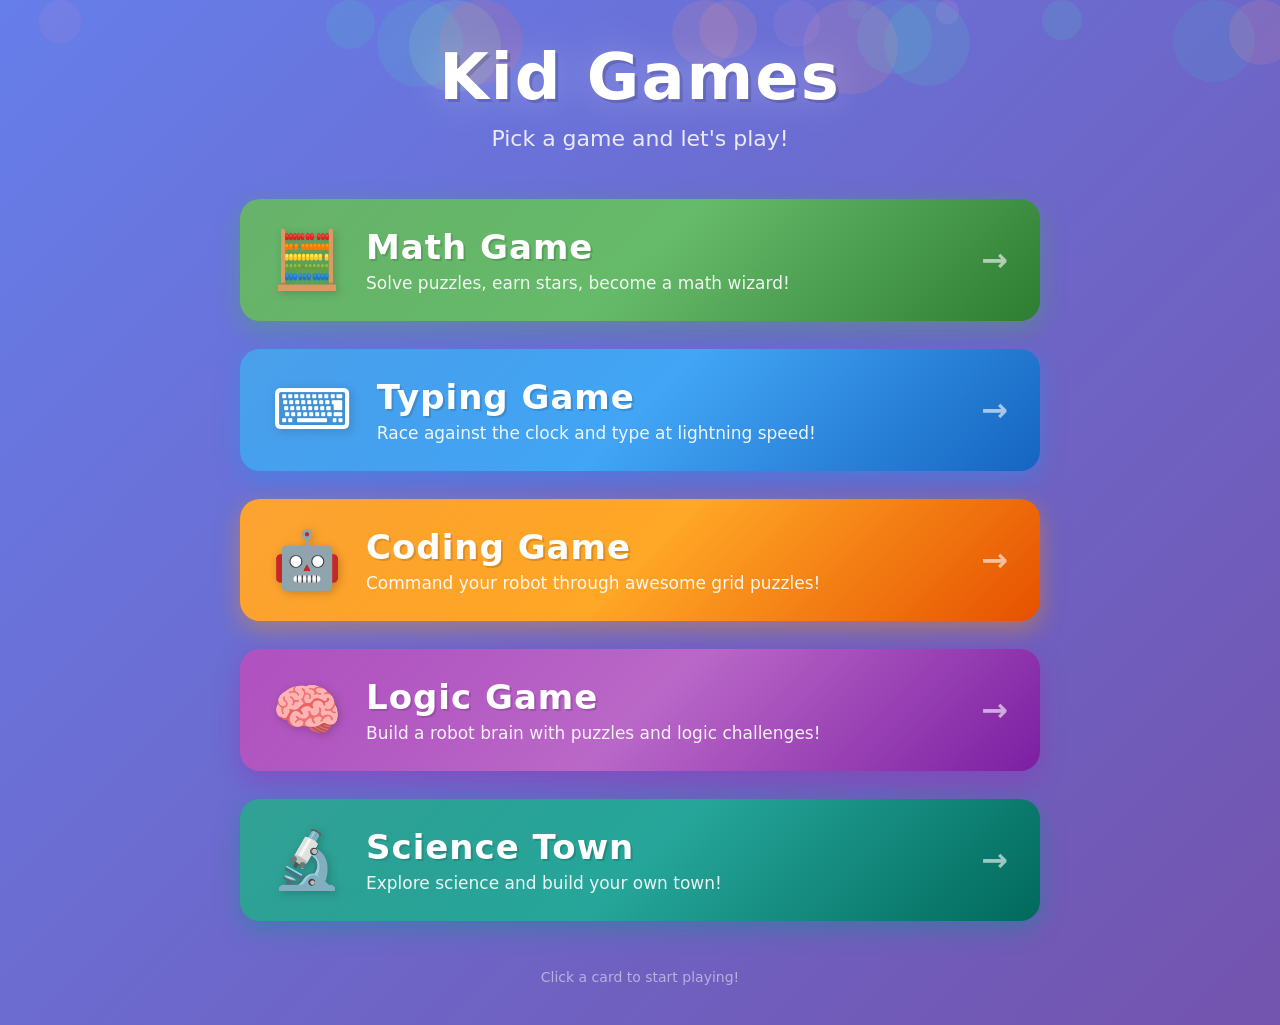
<file: index.html>
<!DOCTYPE html>
<html lang="en">
<head>
    <meta charset="UTF-8">
    <meta name="viewport" content="width=device-width, initial-scale=1.0">
    <title>Kid Games</title>
    <style>
        * {
            margin: 0;
            padding: 0;
            box-sizing: border-box;
        }

        body {
            background: linear-gradient(135deg, #667eea 0%, #764ba2 30%, #f093fb 60%, #f5576c 100%);
            background-size: 400% 400%;
            animation: gradientShift 8s ease infinite;
            font-family: 'Segoe UI', system-ui, sans-serif;
            font-size: 24px;
            display: flex;
            justify-content: center;
            align-items: center;
            padding: 40px 16px;
            min-height: 100vh;
            overflow-x: hidden;
            overflow-y: auto;
            position: relative;
        }

        @keyframes gradientShift {
            0%   { background-position: 0% 50%; }
            50%  { background-position: 100% 50%; }
            100% { background-position: 0% 50%; }
        }

        /* Floating background shapes */
        .bg-shapes {
            position: fixed;
            inset: 0;
            pointer-events: none;
            z-index: 0;
            overflow: hidden;
        }

        .shape {
            position: absolute;
            border-radius: 50%;
            opacity: 0.15;
            animation: float linear infinite;
        }

        @keyframes float {
            0%   { transform: translateY(110vh) rotate(0deg) scale(0.5); opacity: 0; }
            10%  { opacity: 0.15; }
            90%  { opacity: 0.15; }
            100% { transform: translateY(-20vh) rotate(720deg) scale(1.2); opacity: 0; }
        }

        .container {
            max-width: 800px;
            width: 100%;
            position: relative;
            z-index: 1;
        }

        h1 {
            text-align: center;
            font-size: 64px;
            margin-bottom: 12px;
            color: #fff;
            text-shadow: 3px 3px 0 rgba(0,0,0,0.15), 0 0 40px rgba(255,255,255,0.3);
            animation: titleBounce 2s ease-in-out infinite;
            letter-spacing: 2px;
        }

        @keyframes titleBounce {
            0%, 100% { transform: translateY(0); }
            50%      { transform: translateY(-8px); }
        }

        .subtitle {
            text-align: center;
            font-size: 22px;
            color: rgba(255,255,255,0.85);
            margin-bottom: 48px;
            font-weight: 300;
        }

        .games {
            display: flex;
            flex-direction: column;
            gap: 28px;
        }

        .card {
            display: flex;
            align-items: center;
            gap: 24px;
            min-height: 60px;
            padding: 28px 32px;
            border-radius: 20px;
            text-decoration: none;
            color: #fff;
            font-weight: bold;
            transition: transform 0.25s cubic-bezier(0.34, 1.56, 0.64, 1), box-shadow 0.25s ease;
            position: relative;
            overflow: hidden;
            cursor: pointer;
            animation: cardSlideIn 0.6s cubic-bezier(0.34, 1.56, 0.64, 1) backwards;
        }

        .card:nth-child(1) { animation-delay: 0.1s; }
        .card:nth-child(2) { animation-delay: 0.25s; }
        .card:nth-child(3) { animation-delay: 0.4s; }
        .card:nth-child(4) { animation-delay: 0.55s; }
        .card:nth-child(5) { animation-delay: 0.7s; }

        @keyframes cardSlideIn {
            from {
                opacity: 0;
                transform: translateX(-60px) scale(0.9);
            }
            to {
                opacity: 1;
                transform: translateX(0) scale(1);
            }
        }

        .card::before {
            content: '';
            position: absolute;
            inset: 0;
            background: linear-gradient(135deg, rgba(255,255,255,0.2) 0%, transparent 50%);
            pointer-events: none;
        }

        .card::after {
            content: '';
            position: absolute;
            top: -50%;
            left: -50%;
            width: 200%;
            height: 200%;
            background: radial-gradient(circle, rgba(255,255,255,0.15) 0%, transparent 60%);
            opacity: 0;
            transition: opacity 0.3s;
            pointer-events: none;
        }

        .card:hover::after {
            opacity: 1;
        }

        .card:hover {
            transform: scale(1.05) translateY(-4px);
            box-shadow:
                0 16px 40px rgba(0, 0, 0, 0.25),
                0 0 60px rgba(255, 255, 255, 0.1);
        }

        .card:active {
            transform: scale(0.97);
            transition-duration: 0.1s;
        }

        .card-icon {
            font-size: 56px;
            line-height: 1;
            filter: drop-shadow(2px 2px 4px rgba(0,0,0,0.2));
            animation: iconWiggle 3s ease-in-out infinite;
            flex-shrink: 0;
        }

        .card:nth-child(1) .card-icon { animation-delay: 0s; }
        .card:nth-child(2) .card-icon { animation-delay: 1s; }
        .card:nth-child(3) .card-icon { animation-delay: 2s; }
        .card:nth-child(4) .card-icon { animation-delay: 3s; }
        .card:nth-child(5) .card-icon { animation-delay: 4s; }

        @keyframes iconWiggle {
            0%, 100% { transform: rotate(0deg) scale(1); }
            25%      { transform: rotate(-8deg) scale(1.1); }
            75%      { transform: rotate(8deg) scale(1.1); }
        }

        .card-text {
            flex: 1;
        }

        .card-title {
            font-size: 34px;
            margin-bottom: 6px;
            text-shadow: 2px 2px 0 rgba(0,0,0,0.15);
            letter-spacing: 1px;
        }

        .card-desc {
            font-size: 17px;
            font-weight: normal;
            opacity: 0.9;
        }

        .card-arrow {
            font-size: 32px;
            opacity: 0.6;
            transition: transform 0.25s, opacity 0.25s;
            flex-shrink: 0;
        }

        .card:hover .card-arrow {
            transform: translateX(8px);
            opacity: 1;
        }

        .card-math {
            background: linear-gradient(135deg, #43A047, #66BB6A, #2E7D32);
            box-shadow: 0 8px 24px rgba(76, 175, 80, 0.4);
        }

        .card-typing {
            background: linear-gradient(135deg, #1E88E5, #42A5F5, #1565C0);
            box-shadow: 0 8px 24px rgba(33, 150, 243, 0.4);
        }

        .card-coding {
            background: linear-gradient(135deg, #FB8C00, #FFA726, #E65100);
            box-shadow: 0 8px 24px rgba(255, 152, 0, 0.4);
        }

        .card-logic {
            background: linear-gradient(135deg, #9C27B0, #BA68C8, #7B1FA2);
            box-shadow: 0 8px 24px rgba(156, 39, 176, 0.4);
        }

        .card-science {
            background: linear-gradient(135deg, #00897B, #26A69A, #00695C);
            box-shadow: 0 8px 24px rgba(0, 150, 136, 0.4);
        }

        /* Sparkle on hover */
        .sparkle {
            position: absolute;
            pointer-events: none;
            border-radius: 50%;
            background: white;
            animation: sparkleAnim 0.6s ease-out forwards;
        }

        @keyframes sparkleAnim {
            0%   { transform: scale(0); opacity: 1; }
            100% { transform: scale(1.5); opacity: 0; }
        }

        /* Footer */
        .footer {
            text-align: center;
            margin-top: 48px;
            color: rgba(255,255,255,0.5);
            font-size: 14px;
        }
    </style>
</head>
<body>
    <div class="bg-shapes" id="bgShapes"></div>

    <div class="container">
        <h1>Kid Games</h1>
        <p class="subtitle">Pick a game and let's play!</p>

        <div class="games">
            <a href="math-game/index.html" class="card card-math">
                <div class="card-icon">🧮</div>
                <div class="card-text">
                    <div class="card-title">Math Game</div>
                    <div class="card-desc">Solve puzzles, earn stars, become a math wizard!</div>
                </div>
                <div class="card-arrow">→</div>
            </a>

            <a href="typing-game/index.html" class="card card-typing">
                <div class="card-icon">⌨️</div>
                <div class="card-text">
                    <div class="card-title">Typing Game</div>
                    <div class="card-desc">Race against the clock and type at lightning speed!</div>
                </div>
                <div class="card-arrow">→</div>
            </a>

            <a href="coding-game/index.html" class="card card-coding">
                <div class="card-icon">🤖</div>
                <div class="card-text">
                    <div class="card-title">Coding Game</div>
                    <div class="card-desc">Command your robot through awesome grid puzzles!</div>
                </div>
                <div class="card-arrow">→</div>
            </a>

            <a href="logic-game/index.html" class="card card-logic">
                <div class="card-icon">🧠</div>
                <div class="card-text">
                    <div class="card-title">Logic Game</div>
                    <div class="card-desc">Build a robot brain with puzzles and logic challenges!</div>
                </div>
                <div class="card-arrow">→</div>
            </a>

            <a href="science-game/index.html" class="card card-science">
                <div class="card-icon">🔬</div>
                <div class="card-text">
                    <div class="card-title">Science Town</div>
                    <div class="card-desc">Explore science and build your own town!</div>
                </div>
                <div class="card-arrow">→</div>
            </a>
        </div>

        <div class="footer">Click a card to start playing!</div>
    </div>

    <script>
        // Floating background shapes
        const colors = ['#FF6B6B','#4ECDC4','#45B7D1','#96E6A1','#DDA0DD','#F7DC6F','#BB8FCE','#F1948A'];
        const shapesContainer = document.getElementById('bgShapes');

        function createShape() {
            const shape = document.createElement('div');
            shape.classList.add('shape');
            const size = Math.random() * 80 + 20;
            const color = colors[Math.floor(Math.random() * colors.length)];
            const left = Math.random() * 100;
            const duration = Math.random() * 10 + 8;
            const delay = Math.random() * 5;

            shape.style.width = size + 'px';
            shape.style.height = size + 'px';
            shape.style.background = color;
            shape.style.left = left + '%';
            shape.style.animationDuration = duration + 's';
            shape.style.animationDelay = delay + 's';

            shapesContainer.appendChild(shape);

            setTimeout(() => shape.remove(), (duration + delay) * 1000);
        }

        // Create initial batch and keep spawning
        for (let i = 0; i < 15; i++) createShape();
        setInterval(createShape, 1200);

        // Sparkle effect on card hover
        document.querySelectorAll('.card').forEach(card => {
            card.addEventListener('mousemove', (e) => {
                if (Math.random() > 0.7) {
                    const rect = card.getBoundingClientRect();
                    const sparkle = document.createElement('div');
                    sparkle.classList.add('sparkle');
                    const size = Math.random() * 8 + 4;
                    sparkle.style.width = size + 'px';
                    sparkle.style.height = size + 'px';
                    sparkle.style.left = (e.clientX - rect.left) + 'px';
                    sparkle.style.top = (e.clientY - rect.top) + 'px';
                    card.appendChild(sparkle);
                    setTimeout(() => sparkle.remove(), 600);
                }
            });
        });
    </script>
</body>
</html>
</file>
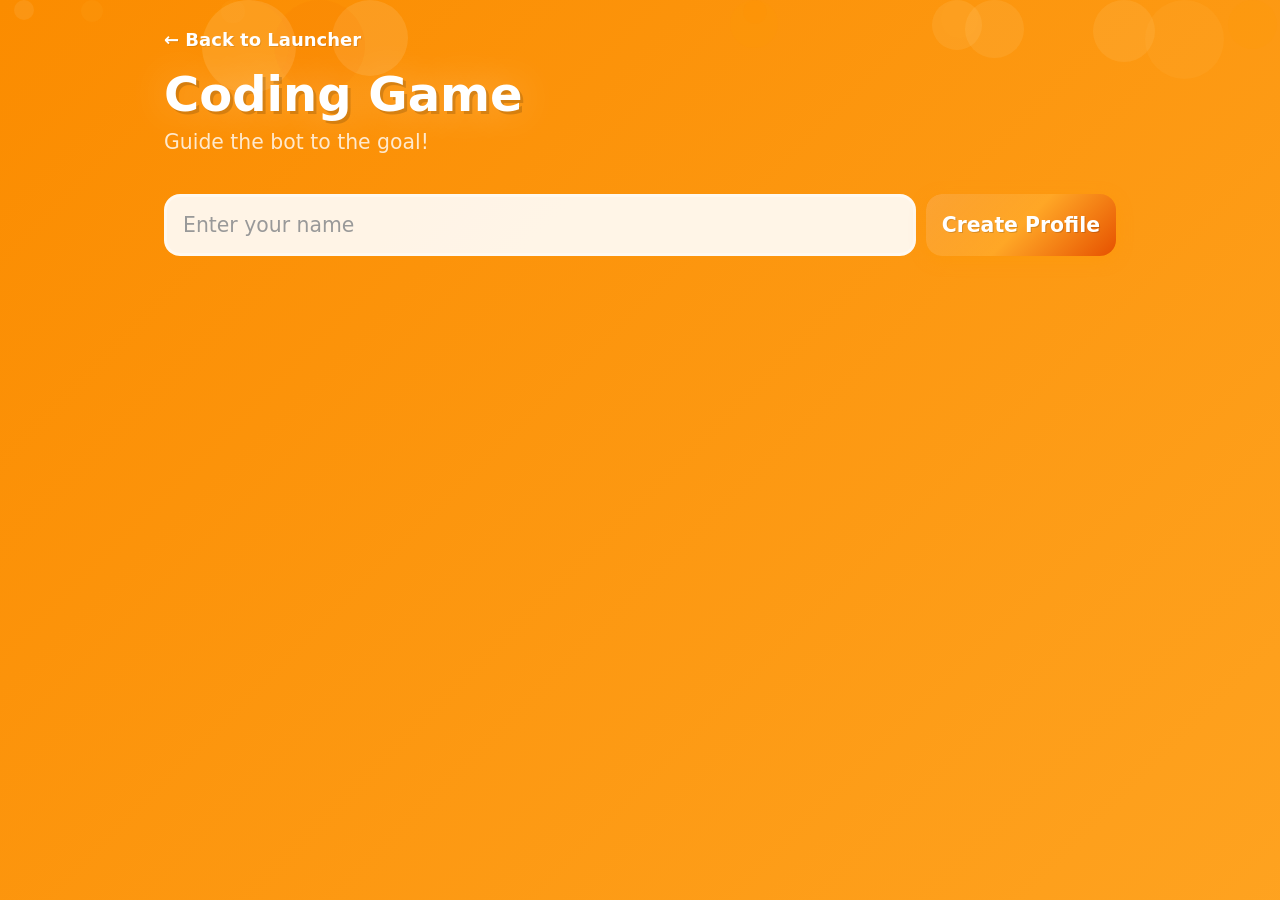
<file: coding-game/index.html>
<!DOCTYPE html>
<html lang="en">
<head>
    <meta charset="UTF-8">
    <meta name="viewport" content="width=device-width, initial-scale=1.0">
    <title>Coding Game</title>
    <link rel="stylesheet" href="style.css">
</head>
<body>
    <!-- Floating Background Shapes -->
    <div class="bg-shapes" id="bgShapes"></div>

    <!-- Profile Select Screen -->
    <div id="profile-screen" class="screen">
        <a href="../index.html" class="back-link">&#8592; Back to Launcher</a>
        <h1>Coding Game</h1>
        <p class="subtitle">Guide the bot to the goal!</p>
        <div id="profile-list"></div>
        <div class="profile-create">
            <input type="text" id="profile-name-input" placeholder="Enter your name" maxlength="20">
            <button id="create-profile-btn" class="btn btn-primary">Create Profile</button>
        </div>
    </div>

    <!-- Level Select Screen -->
    <div id="level-screen" class="screen" style="display:none">
        <div class="level-header">
            <button id="change-profile-btn" class="btn btn-secondary">&#8592; Change Profile</button>
            <h1>Select a Level</h1>
            <p id="level-profile-name" class="subtitle"></p>
            <div id="star-progress" class="star-progress">
                <span class="star-progress-icon">&#11088;</span>
                <span id="star-count">0 / 24 Stars</span>
                <div class="star-progress-track">
                    <div id="star-progress-bar" class="star-progress-bar"></div>
                </div>
            </div>
        </div>
        <div id="level-grid" class="level-grid"></div>
        <div id="achievements-section" class="achievements-section">
            <h3>Achievements</h3>
            <div id="achievements-grid" class="achievements-grid"></div>
        </div>
    </div>

    <!-- Game Screen -->
    <div id="game-screen" class="screen" style="display:none">
        <div class="game-header">
            <button id="back-to-levels-btn" class="btn btn-secondary">&#8592; Back to Levels</button>
            <button id="mute-btn" class="mute-btn" title="Toggle sound">&#128266;</button>
            <h2 id="level-title"></h2>
            <p id="level-hint" class="hint"></p>
        </div>
        <div id="confetti-container" class="confetti-container"></div>
        <div class="game-layout">
            <div class="game-left">
                <div id="grid-container" class="grid-container">
                    <div id="bot" class="bot">&#9650;</div>
                </div>
            </div>
            <div class="game-right">
                <h3>Commands</h3>
                <div class="speed-control">
                    <button class="speed-btn" data-speed="slow">&#x1F422; Slow</button>
                    <button class="speed-btn active" data-speed="normal">&#9654; Normal</button>
                    <button class="speed-btn" data-speed="fast">&#9889; Fast</button>
                </div>
                <div class="command-palette">
                    <button class="cmd-btn cmd-forward" data-command="forward">&#9650; Forward</button>
                    <button class="cmd-btn cmd-left" data-command="left">&#8624; Left</button>
                    <button class="cmd-btn cmd-right" data-command="right">&#8625; Right</button>
                    <button class="cmd-btn cmd-jump" data-command="jump">&#10224; Jump</button>
                </div>
                <h3>Your Sequence</h3>
                <div id="command-sequence" class="command-sequence"></div>
                <div class="action-buttons">
                    <button id="run-btn" class="btn btn-run">&#9654; Run</button>
                    <button id="reset-btn" class="btn btn-reset">&#8634; Reset</button>
                </div>
            </div>
        </div>
        <div id="result-overlay" class="result-overlay" style="display:none">
            <div class="result-content">
                <h2 id="result-title"></h2>
                <p id="result-message"></p>
                <div id="result-buttons"></div>
            </div>
        </div>
    </div>

    <script>
        // Floating background shapes (matches launcher theme)
        (function() {
            var colors = ['#FFCC80','#FFB74D','#FFA726','#FF9800','#FB8C00','#F57C00','#EF6C00','#FFE0B2'];
            var shapesContainer = document.getElementById('bgShapes');

            function createShape() {
                var shape = document.createElement('div');
                shape.classList.add('shape');
                var size = Math.random() * 80 + 20;
                var color = colors[Math.floor(Math.random() * colors.length)];
                var left = Math.random() * 100;
                var duration = Math.random() * 10 + 8;
                var delay = Math.random() * 5;

                shape.style.width = size + 'px';
                shape.style.height = size + 'px';
                shape.style.background = color;
                shape.style.left = left + '%';
                shape.style.animationDuration = duration + 's';
                shape.style.animationDelay = delay + 's';

                shapesContainer.appendChild(shape);

                setTimeout(function() { shape.remove(); }, (duration + delay) * 1000);
            }

            // Create initial batch and keep spawning
            for (var i = 0; i < 15; i++) createShape();
            setInterval(createShape, 1200);
        })();
    </script>
    <script src="app.js"></script>
</body>
</html>
</file>
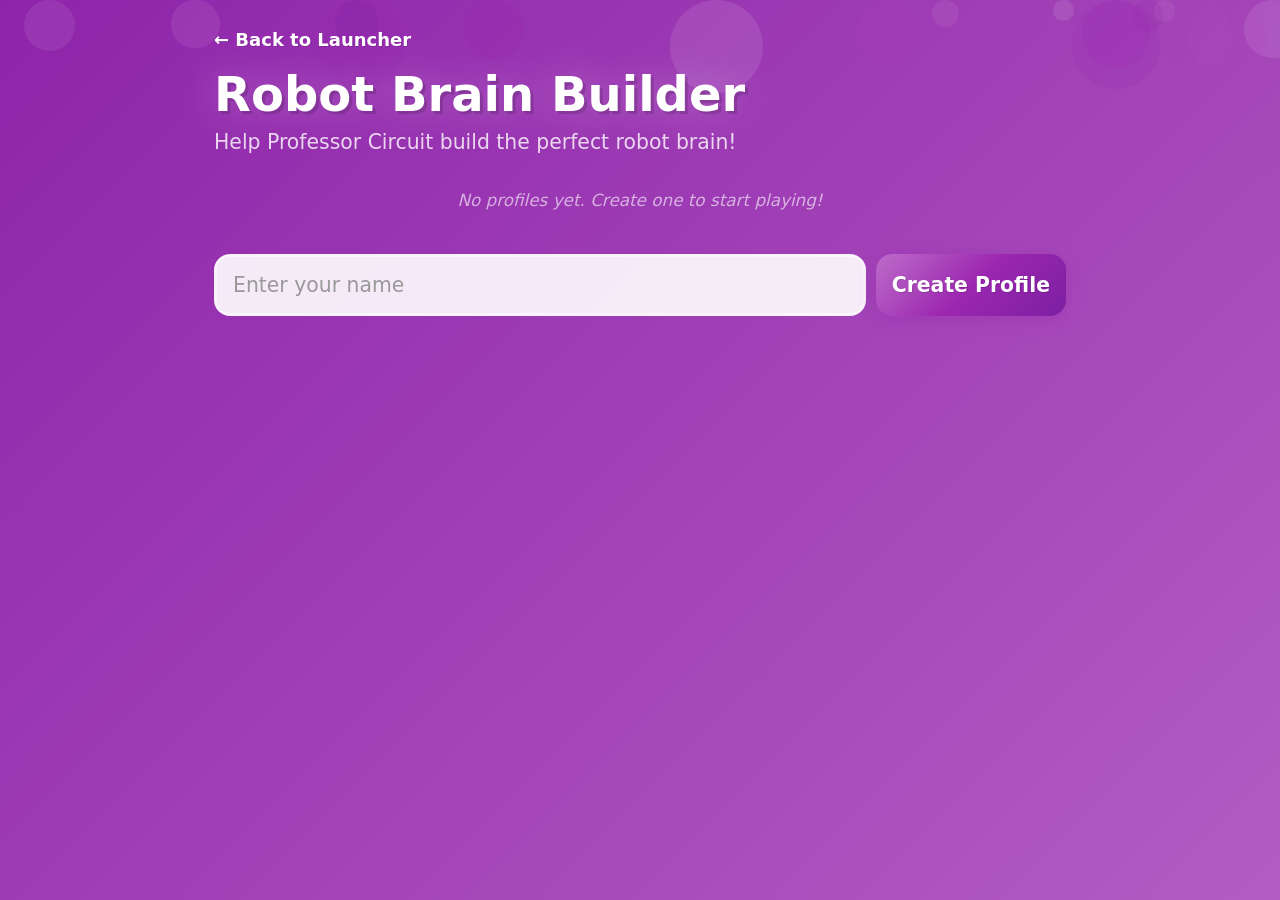
<file: logic-game/index.html>
<!DOCTYPE html>
<html lang="en">
<head>
    <meta charset="UTF-8">
    <meta name="viewport" content="width=device-width, initial-scale=1.0">
    <title>Robot Brain Builder</title>
    <link rel="stylesheet" href="style.css">
</head>
<body>
    <!-- Floating Background Shapes -->
    <div class="bg-shapes" id="bgShapes"></div>

    <!-- Confetti Container -->
    <div id="confetti-container" class="confetti-container"></div>

    <!-- Profile Select Screen -->
    <div id="profile-screen" class="screen">
        <a href="../index.html" class="back-link">&#8592; Back to Launcher</a>
        <h1>Robot Brain Builder</h1>
        <p class="subtitle">Help Professor Circuit build the perfect robot brain!</p>
        <div id="profile-list"></div>
        <div class="profile-create">
            <input type="text" id="profile-name-input" placeholder="Enter your name" maxlength="20">
            <button id="create-profile-btn" class="btn btn-primary">Create Profile</button>
        </div>
    </div>

    <!-- Level Select Screen -->
    <div id="level-screen" class="screen" style="display:none">
        <div class="level-header">
            <button id="change-profile-btn" class="btn btn-secondary">&#8592; Change Profile</button>
            <h1>Select a Level</h1>
            <p id="level-profile-name" class="subtitle"></p>
            <div id="star-progress" class="star-progress">
                <span class="star-progress-icon">&#11088;</span>
                <span id="star-count">0 / 72 Stars</span>
                <div class="star-progress-track">
                    <div id="star-progress-bar" class="star-progress-bar"></div>
                </div>
            </div>
            <div id="coin-display-level" class="coin-display">
                <span class="coin-icon">&#129689;</span>
                <span id="coin-count-level">0</span>
            </div>
        </div>

        <!-- Module 1: Perception Core -->
        <div class="module-section" data-module="1">
            <div class="module-header" data-module="1">
                <span class="module-icon">&#128065;</span>
                <span class="module-name">Module 1: Perception Core</span>
                <span class="module-chevron">&#9660;</span>
            </div>
            <div class="module-body" data-module="1">
                <div class="level-grid-module">
                    <button class="btn level-btn" data-level="1">
                        <span class="level-num">1</span>
                        <span class="level-name">What's Different?</span>
                        <span class="level-stars">&#9734;&#9734;&#9734;</span>
                    </button>
                    <button class="btn level-btn" data-level="2">
                        <span class="level-num">2</span>
                        <span class="level-name">Pattern Match</span>
                        <span class="level-stars">&#9734;&#9734;&#9734;</span>
                    </button>
                    <button class="btn level-btn" data-level="3">
                        <span class="level-num">3</span>
                        <span class="level-name">Odd One Out</span>
                        <span class="level-stars">&#9734;&#9734;&#9734;</span>
                    </button>
                    <button class="btn level-btn" data-level="4">
                        <span class="level-num">4</span>
                        <span class="level-name">Sequence Sense</span>
                        <span class="level-stars">&#9734;&#9734;&#9734;</span>
                    </button>
                    <button class="btn level-btn" data-level="5">
                        <span class="level-num">5</span>
                        <span class="level-name">Visual Logic</span>
                        <span class="level-stars">&#9734;&#9734;&#9734;</span>
                    </button>
                    <button class="btn level-btn" data-level="6">
                        <span class="level-num">6</span>
                        <span class="level-name">Core Test</span>
                        <span class="level-stars">&#9734;&#9734;&#9734;</span>
                    </button>
                </div>
            </div>
        </div>

        <!-- Module 2: Analysis Engine -->
        <div class="module-section" data-module="2">
            <div class="module-header" data-module="2">
                <span class="module-icon">&#128300;</span>
                <span class="module-name">Module 2: Analysis Engine</span>
                <span class="module-chevron">&#9660;</span>
            </div>
            <div class="module-body" data-module="2">
                <div class="level-grid-module">
                    <button class="btn level-btn" data-level="7">
                        <span class="level-num">7</span>
                        <span class="level-name">Sort It Out</span>
                        <span class="level-stars">&#9734;&#9734;&#9734;</span>
                    </button>
                    <button class="btn level-btn" data-level="8">
                        <span class="level-num">8</span>
                        <span class="level-name">Categorize</span>
                        <span class="level-stars">&#9734;&#9734;&#9734;</span>
                    </button>
                    <button class="btn level-btn" data-level="9">
                        <span class="level-num">9</span>
                        <span class="level-name">Venn Think</span>
                        <span class="level-stars">&#9734;&#9734;&#9734;</span>
                    </button>
                    <button class="btn level-btn" data-level="10">
                        <span class="level-num">10</span>
                        <span class="level-name">Data Decode</span>
                        <span class="level-stars">&#9734;&#9734;&#9734;</span>
                    </button>
                    <button class="btn level-btn" data-level="11">
                        <span class="level-num">11</span>
                        <span class="level-name">Rule Finder</span>
                        <span class="level-stars">&#9734;&#9734;&#9734;</span>
                    </button>
                    <button class="btn level-btn" data-level="12">
                        <span class="level-num">12</span>
                        <span class="level-name">Engine Test</span>
                        <span class="level-stars">&#9734;&#9734;&#9734;</span>
                    </button>
                </div>
            </div>
        </div>

        <!-- Module 3: Logic Processor -->
        <div class="module-section" data-module="3">
            <div class="module-header" data-module="3">
                <span class="module-icon">&#9881;</span>
                <span class="module-name">Module 3: Logic Processor</span>
                <span class="module-chevron">&#9660;</span>
            </div>
            <div class="module-body" data-module="3">
                <div class="level-grid-module">
                    <button class="btn level-btn" data-level="13">
                        <span class="level-num">13</span>
                        <span class="level-name">If-Then</span>
                        <span class="level-stars">&#9734;&#9734;&#9734;</span>
                    </button>
                    <button class="btn level-btn" data-level="14">
                        <span class="level-num">14</span>
                        <span class="level-name">AND Gates</span>
                        <span class="level-stars">&#9734;&#9734;&#9734;</span>
                    </button>
                    <button class="btn level-btn" data-level="15">
                        <span class="level-num">15</span>
                        <span class="level-name">OR Gates</span>
                        <span class="level-stars">&#9734;&#9734;&#9734;</span>
                    </button>
                    <button class="btn level-btn" data-level="16">
                        <span class="level-num">16</span>
                        <span class="level-name">NOT Flip</span>
                        <span class="level-stars">&#9734;&#9734;&#9734;</span>
                    </button>
                    <button class="btn level-btn" data-level="17">
                        <span class="level-num">17</span>
                        <span class="level-name">Truth Tables</span>
                        <span class="level-stars">&#9734;&#9734;&#9734;</span>
                    </button>
                    <button class="btn level-btn" data-level="18">
                        <span class="level-num">18</span>
                        <span class="level-name">Processor Test</span>
                        <span class="level-stars">&#9734;&#9734;&#9734;</span>
                    </button>
                </div>
            </div>
        </div>

        <!-- Module 4: Master Brain -->
        <div class="module-section" data-module="4">
            <div class="module-header" data-module="4">
                <span class="module-icon">&#129504;</span>
                <span class="module-name">Module 4: Master Brain</span>
                <span class="module-chevron">&#9660;</span>
            </div>
            <div class="module-body" data-module="4">
                <div class="level-grid-module">
                    <button class="btn level-btn" data-level="19">
                        <span class="level-num">19</span>
                        <span class="level-name">Deduction</span>
                        <span class="level-stars">&#9734;&#9734;&#9734;</span>
                    </button>
                    <button class="btn level-btn" data-level="20">
                        <span class="level-num">20</span>
                        <span class="level-name">Analogies</span>
                        <span class="level-stars">&#9734;&#9734;&#9734;</span>
                    </button>
                    <button class="btn level-btn" data-level="21">
                        <span class="level-num">21</span>
                        <span class="level-name">Syllogisms</span>
                        <span class="level-stars">&#9734;&#9734;&#9734;</span>
                    </button>
                    <button class="btn level-btn" data-level="22">
                        <span class="level-num">22</span>
                        <span class="level-name">Paradox</span>
                        <span class="level-stars">&#9734;&#9734;&#9734;</span>
                    </button>
                    <button class="btn level-btn" data-level="23">
                        <span class="level-num">23</span>
                        <span class="level-name">Brain Combo</span>
                        <span class="level-stars">&#9734;&#9734;&#9734;</span>
                    </button>
                    <button class="btn level-btn" data-level="24">
                        <span class="level-num">24</span>
                        <span class="level-name">Master Test</span>
                        <span class="level-stars">&#9734;&#9734;&#9734;</span>
                    </button>
                </div>
            </div>
        </div>

        <!-- Robot Shop Button -->
        <div class="shop-button-area">
            <button id="open-shop-btn" class="btn btn-shop">&#129302; Robot Shop</button>
        </div>
    </div>

    <!-- Robot Shop Screen -->
    <div id="shop-screen" class="screen" style="display:none">
        <div class="shop-header">
            <button id="shop-back-btn" class="btn btn-secondary">&#8592; Back to Levels</button>
            <h1>Robot Shop</h1>
            <div id="coin-display-shop" class="coin-display">
                <span class="coin-icon">&#129689;</span>
                <span id="coin-count-shop">0</span>
            </div>
        </div>
        <div class="shop-layout">
            <div class="shop-preview-area">
                <div id="robot-preview" class="robot-container">
                    <div class="robot">
                        <div class="robot-antenna">
                            <div class="robot-antenna-stem"></div>
                            <div class="robot-antenna-tip"></div>
                        </div>
                        <div class="robot-head">
                            <div class="robot-eyes">
                                <div class="robot-eye robot-eye-left"></div>
                                <div class="robot-eye robot-eye-right"></div>
                            </div>
                        </div>
                        <div class="robot-body"></div>
                        <div class="robot-arms">
                            <div class="robot-arm robot-arm-left"></div>
                            <div class="robot-arm robot-arm-right"></div>
                        </div>
                        <div class="robot-legs">
                            <div class="robot-leg robot-leg-left"></div>
                            <div class="robot-leg robot-leg-right"></div>
                        </div>
                    </div>
                </div>
            </div>
            <div class="shop-items-area">
                <div class="shop-tabs">
                    <button class="shop-tab active" data-category="antennas">&#128225; Antennas</button>
                    <button class="shop-tab" data-category="eyes">&#128064; Eyes</button>
                    <button class="shop-tab" data-category="paint">&#127912; Body Paint</button>
                    <button class="shop-tab" data-category="accessories">&#127873; Accessories</button>
                </div>
                <div id="shop-items" class="shop-items-grid"></div>
            </div>
        </div>
    </div>

    <!-- Game Screen -->
    <div id="game-screen" class="screen" style="display:none">
        <div class="game-header">
            <div class="game-header-top">
                <button id="back-to-levels-btn" class="btn btn-secondary">&#8592; Back</button>
                <h2 id="level-title"></h2>
                <button id="mute-btn" class="mute-btn" title="Toggle sound">&#128266;</button>
            </div>
            <div class="game-header-stats">
                <div class="hearts" id="hearts-display">
                    <span class="heart">&#10084;</span>
                    <span class="heart">&#10084;</span>
                    <span class="heart">&#10084;</span>
                </div>
                <div class="coin-display coin-display-game">
                    <span class="coin-icon">&#129689;</span>
                    <span id="coin-count-game">0</span>
                </div>
                <div class="progress-info">
                    <span id="progress-text">0 / 0</span>
                    <div class="progress-bar">
                        <div id="progress-bar-fill" class="progress-bar-fill"></div>
                    </div>
                </div>
            </div>
        </div>

        <div id="professor-area" class="professor-area">
            <div class="professor-character" id="professor-character">
                <div class="professor-head">
                    <div class="professor-hair"></div>
                    <div class="professor-glasses">
                        <div class="professor-glass-left"></div>
                        <div class="professor-glass-right"></div>
                    </div>
                    <div class="professor-mouth"></div>
                </div>
                <div class="professor-coat"></div>
            </div>
            <div class="professor-bubble" id="professor-bubble">
                <p id="professor-text">Welcome to Robot Brain Builder!</p>
            </div>
        </div>

        <div id="challenge-area" class="challenge-area"></div>

        <div class="submit-area" id="submit-area">
            <button class="btn btn-hint hint-btn" id="hint-btn">&#128161; Hint</button>
            <button id="submit-btn" class="btn btn-primary btn-submit">Check Answer</button>
        </div>

        <!-- Feedback Overlay -->
        <div id="feedback-overlay" class="feedback-overlay" style="display:none">
            <div id="feedback-content" class="feedback-content">
                <div id="feedback-icon" class="feedback-icon"></div>
                <p id="feedback-text"></p>
            </div>
        </div>
    </div>

    <!-- Level Complete Screen -->
    <div id="level-complete-screen" class="screen" style="display:none">
        <div class="complete-content">
            <h1 id="complete-title">Level Complete!</h1>
            <div class="result-stars" id="result-stars">
                <span class="result-star" data-star="1">&#11088;</span>
                <span class="result-star" data-star="2">&#11088;</span>
                <span class="result-star" data-star="3">&#11088;</span>
            </div>
            <div class="score-breakdown">
                <div class="score-row">
                    <span class="score-label">Challenges Completed</span>
                    <span class="score-value" id="score-challenges">0/0</span>
                </div>
                <div class="score-row">
                    <span class="score-label">Hearts Remaining</span>
                    <span class="score-value" id="score-hearts">&#10084;&#10084;&#10084;</span>
                </div>
                <div class="score-row score-row-coins">
                    <span class="score-label">Coins Earned</span>
                    <span class="score-value" id="score-coins">+0</span>
                </div>
            </div>
            <div id="professor-complete-area" class="professor-area professor-area-small">
                <div class="professor-character professor-happy">
                    <div class="professor-head">
                        <div class="professor-hair"></div>
                        <div class="professor-glasses">
                            <div class="professor-glass-left"></div>
                            <div class="professor-glass-right"></div>
                        </div>
                        <div class="professor-mouth professor-mouth-happy"></div>
                    </div>
                    <div class="professor-coat"></div>
                </div>
                <div class="professor-bubble">
                    <p id="professor-complete-text">Fantastic work!</p>
                </div>
            </div>
            <div class="complete-buttons">
                <button id="next-level-btn" class="btn btn-primary">Next Level &#8594;</button>
                <button id="replay-level-btn" class="btn btn-secondary">&#8634; Replay</button>
                <button id="back-to-levels-complete-btn" class="btn btn-secondary">Back to Levels</button>
            </div>
        </div>
    </div>

    <!-- Level Failed Screen -->
    <div id="level-failed-screen" class="screen" style="display:none">
        <div class="failed-content">
            <h1 class="failed-title">Almost There!</h1>
            <p class="failed-subtitle">Don't worry, even the best robots need a reboot sometimes!</p>
            <div id="professor-failed-area" class="professor-area professor-area-small">
                <div class="professor-character professor-sad">
                    <div class="professor-head">
                        <div class="professor-hair"></div>
                        <div class="professor-glasses">
                            <div class="professor-glass-left"></div>
                            <div class="professor-glass-right"></div>
                        </div>
                        <div class="professor-mouth professor-mouth-sad"></div>
                    </div>
                    <div class="professor-coat"></div>
                </div>
                <div class="professor-bubble">
                    <p id="professor-failed-text">Let's try again! I believe in you!</p>
                </div>
            </div>
            <div class="failed-score">
                <p id="failed-score-text">You got 0 out of 0 challenges right.</p>
            </div>
            <div class="failed-buttons">
                <button id="retry-level-btn" class="btn btn-primary">&#8634; Try Again</button>
                <button id="back-to-levels-failed-btn" class="btn btn-secondary">Back to Levels</button>
            </div>
        </div>
    </div>

    <!-- Floating Background Shapes Script -->
    <script>
        (function() {
            var colors = ['#CE93D8','#BA68C8','#AB47BC','#9C27B0','#8E24AA','#7B1FA2','#6A1B9A','#E1BEE7'];
            var shapesContainer = document.getElementById('bgShapes');

            function createShape() {
                var shape = document.createElement('div');
                shape.classList.add('shape');
                var size = Math.random() * 80 + 20;
                var color = colors[Math.floor(Math.random() * colors.length)];
                var left = Math.random() * 100;
                var duration = Math.random() * 10 + 8;
                var delay = Math.random() * 5;

                shape.style.width = size + 'px';
                shape.style.height = size + 'px';
                shape.style.background = color;
                shape.style.left = left + '%';
                shape.style.animationDuration = duration + 's';
                shape.style.animationDelay = delay + 's';

                shapesContainer.appendChild(shape);

                setTimeout(function() { shape.remove(); }, (duration + delay) * 1000);
            }

            for (var i = 0; i < 15; i++) createShape();
            setInterval(createShape, 1200);
        })();
    </script>

    <!-- Game Scripts -->
    <script src="js/profiles.js"></script>
    <script src="js/sound.js"></script>
    <script src="js/robot.js"></script>
    <script src="js/professor.js"></script>
    <script src="js/interactions.js"></script>
    <script src="js/levels.js"></script>
    <script src="js/challenges-module1.js"></script>
    <script src="js/challenges-module2.js"></script>
    <script src="js/challenges-module3.js"></script>
    <script src="js/challenges-module4.js"></script>
    <script src="js/engine.js"></script>
    <script src="js/app.js"></script>
</body>
</html>
</file>
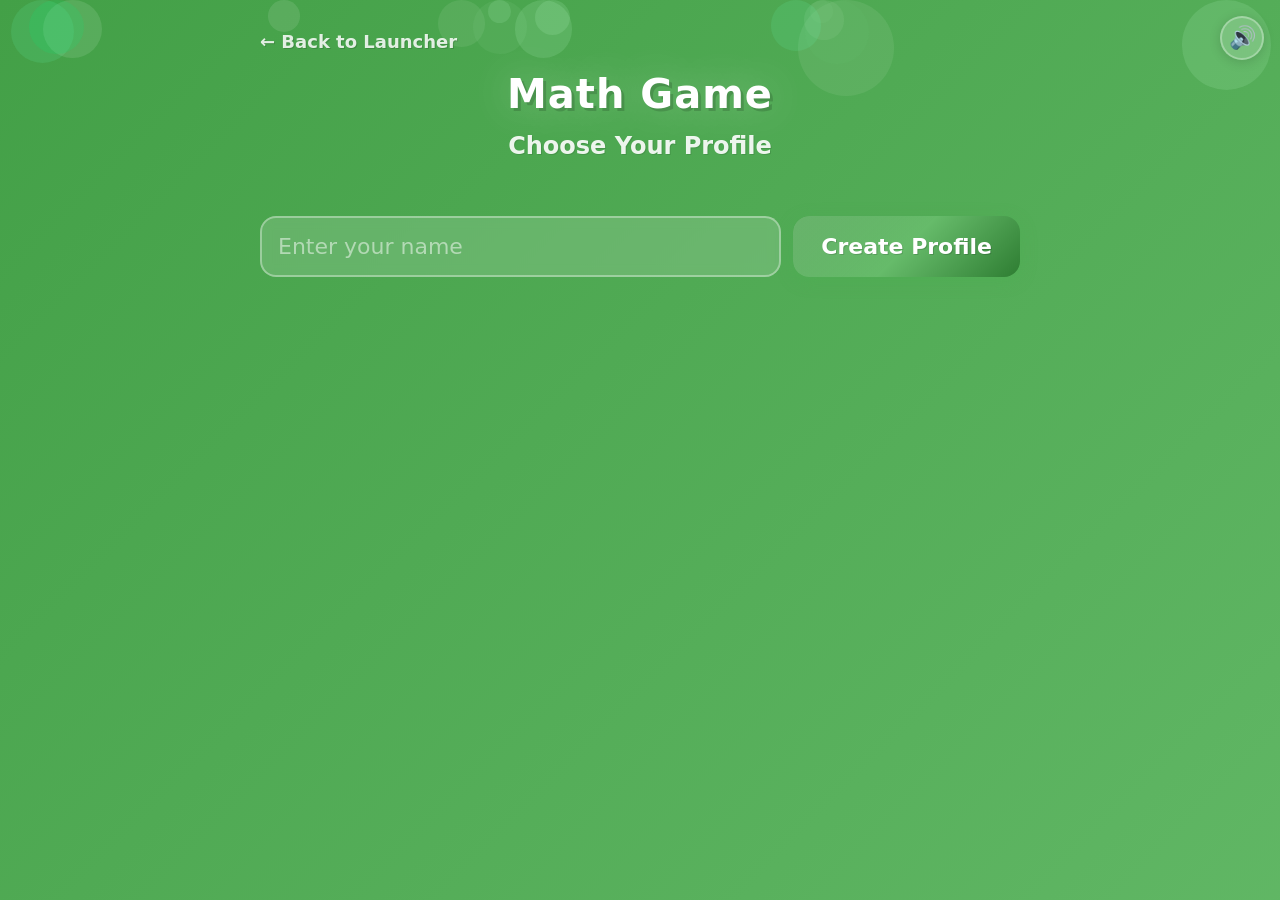
<file: math-game/index.html>
<!DOCTYPE html>
<html lang="en">
<head>
    <meta charset="UTF-8">
    <meta name="viewport" content="width=device-width, initial-scale=1.0">
    <title>Math Game</title>
    <link rel="stylesheet" href="style.css">
</head>
<body>
    <!-- Floating background shapes -->
    <div class="bg-shapes" id="bgShapes"></div>

    <!-- Confetti overlay -->
    <canvas id="confetti-canvas"></canvas>

    <!-- Mute toggle (fixed top-right) -->
    <button id="btn-mute" class="mute-btn" title="Toggle sound">&#x1F50A;</button>

    <!-- Celebration overlay (reusable, outside container) -->
    <div id="celebration-overlay" class="celebration-overlay" style="display:none">
        <div id="celebration-text" class="celebration-text"></div>
    </div>

    <!-- Level-up popup -->
    <div id="level-up-popup" class="level-up-popup" style="display:none">
        <div class="level-up-content">
            <div class="level-up-icon">&#x2B06;&#xFE0F;</div>
            <div class="level-up-title">LEVEL UP!</div>
            <div id="level-up-number" class="level-up-number"></div>
        </div>
    </div>

    <!-- Badge notification toast -->
    <div id="badge-notification" class="badge-notification" style="display:none">
        <div class="badge-notification-content">
            <span id="badge-notification-emoji" class="badge-notification-emoji"></span>
            <span id="badge-notification-text" class="badge-notification-text"></span>
        </div>
    </div>

    <div class="container">

        <!-- Screen 1: Profile Select -->
        <div id="screen-profile" class="screen">
            <a href="../index.html" class="back-link">&larr; Back to Launcher</a>
            <h1>Math Game</h1>
            <h2>Choose Your Profile</h2>
            <div id="profile-list"></div>
            <div class="create-profile-row">
                <input type="text" id="new-profile-name" placeholder="Enter your name" maxlength="20">
                <button id="btn-create-profile" class="btn btn-primary">Create Profile</button>
            </div>
            <!-- Avatar picker (shown after name entry) -->
            <div id="avatar-picker" class="avatar-picker" style="display:none">
                <h3>Choose Your Avatar</h3>
                <div id="avatar-grid" class="avatar-grid"></div>
            </div>
        </div>

        <!-- Screen 2: Grade Select -->
        <div id="screen-grades" class="screen" style="display:none">
            <button id="btn-change-profile" class="btn btn-secondary btn-small">&larr; Change Profile</button>
            <div class="xp-display">
                <div class="xp-header">
                    <span id="profile-avatar-header" class="profile-avatar-header"></span>
                    <h1 id="active-profile-name"></h1>
                    <span id="level-badge" class="level-badge"></span>
                </div>
                <div class="xp-bar-container">
                    <div class="xp-bar">
                        <div id="xp-bar-fill" class="xp-bar-fill"></div>
                    </div>
                    <span id="xp-text" class="xp-text"></span>
                </div>
            </div>
            <h2>Choose a Grade</h2>
            <div id="grade-grid" class="grade-grid"></div>
            <div class="timer-toggle-row">
                <label class="toggle-label">
                    <input type="checkbox" id="timer-toggle">
                    <span class="toggle-switch"></span>
                    <span class="toggle-text">Timer Mode</span>
                </label>
            </div>
            <div class="badge-display">
                <h3>Achievements</h3>
                <div id="badge-grid" class="badge-grid"></div>
            </div>
        </div>

        <!-- Screen 3: Game Screen -->
        <div id="screen-game" class="screen" style="display:none">
            <div class="game-header">
                <button id="btn-quit" class="btn btn-secondary btn-small">Quit</button>
                <span id="game-grade-label" class="game-info"></span>
                <span id="game-question-num" class="game-info"></span>
                <span id="game-score" class="game-info"></span>
            </div>
            <div id="game-progress" class="progress-bar">
                <div id="game-progress-fill" class="progress-fill"></div>
            </div>
            <div id="game-timer" class="game-timer" style="display:none">
                <div id="timer-bar" class="timer-bar">
                    <div id="timer-fill" class="timer-fill"></div>
                </div>
                <span id="timer-text" class="timer-text"></span>
            </div>
            <div id="streak-banner" class="streak-banner" style="display:none"></div>
            <div id="game-question" class="question-text"></div>
            <div id="answer-grid" class="answer-grid"></div>
            <div id="floating-points" class="floating-points-container"></div>
        </div>

        <!-- Screen 4: Results -->
        <div id="screen-results" class="screen" style="display:none">
            <div id="results-avatar" class="results-avatar"></div>
            <div id="results-stars" class="results-stars"></div>
            <h1 id="results-score"></h1>
            <div id="results-points" class="results-points"></div>
            <div id="results-high-score" class="results-high-score"></div>
            <div id="results-xp" class="results-xp"></div>
            <div id="results-message" class="results-message"></div>
            <div id="results-review" class="results-review"></div>
            <div class="results-buttons">
                <button id="btn-play-again" class="btn btn-primary">Play Again</button>
                <button id="btn-back-grades" class="btn btn-secondary">Back to Grades</button>
            </div>
        </div>

    </div>
    <script src="app.js"></script>
    <script>
        // Floating background shapes (green theme)
        (function() {
            var colors = ['#A5D6A7','#81C784','#66BB6A','#C8E6C9','#4CAF50','#B9F6CA','#69F0AE','#00E676'];
            var container = document.getElementById('bgShapes');
            if (!container) return;

            function createShape() {
                var shape = document.createElement('div');
                shape.className = 'shape';
                var size = Math.random() * 80 + 20;
                var color = colors[Math.floor(Math.random() * colors.length)];
                var left = Math.random() * 100;
                var duration = Math.random() * 10 + 8;
                var delay = Math.random() * 5;

                shape.style.width = size + 'px';
                shape.style.height = size + 'px';
                shape.style.background = color;
                shape.style.left = left + '%';
                shape.style.animationDuration = duration + 's';
                shape.style.animationDelay = delay + 's';

                container.appendChild(shape);
                setTimeout(function() { shape.remove(); }, (duration + delay) * 1000);
            }

            for (var i = 0; i < 15; i++) createShape();
            setInterval(createShape, 1200);
        })();
    </script>
</body>
</html>
</file>
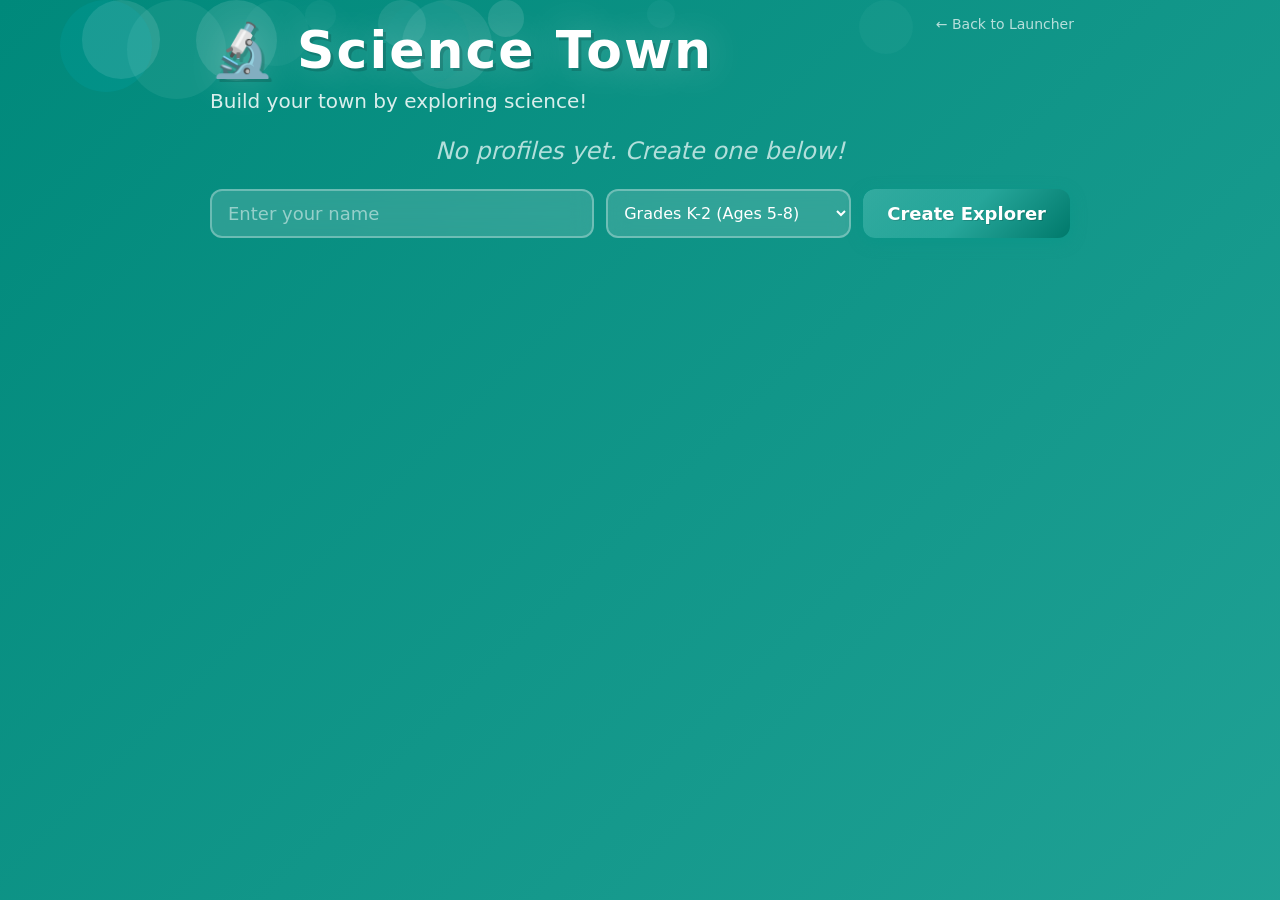
<file: science-game/index.html>
<!DOCTYPE html>
<html lang="en">
<head>
    <meta charset="UTF-8">
    <meta name="viewport" content="width=device-width, initial-scale=1.0">
    <title>Science Town — Build Your Town with Science!</title>
    <link rel="stylesheet" href="style.css">
</head>
<body tabindex="-1">
    <!-- Floating Background Shapes -->
    <div class="bg-shapes" id="bgShapes"></div>

    <!-- Screen 1: Profile Select -->
    <div id="profile-screen" class="screen">
        <a href="../index.html" id="back-to-launcher" class="back-link">&#8592; Back to Launcher</a>
        <h1>&#128300; Science Town</h1>
        <p class="subtitle">Build your town by exploring science!</p>

        <!-- Profile list — profiles rendered here by JS -->
        <div id="profile-list"></div>

        <!-- Create profile section -->
        <div class="profile-create">
            <input type="text" id="profile-name-input" placeholder="Enter your name" maxlength="20">
            <select id="profile-grade-select">
                <option value="K-2">Grades K-2 (Ages 5-8)</option>
                <option value="3-5">Grades 3-5 (Ages 8-11)</option>
                <option value="6-8">Grades 6-8 (Ages 11-14)</option>
            </select>
            <button id="create-profile-btn" class="btn btn-primary">Create Explorer</button>
        </div>
    </div>

    <!-- Screen 2: Map Screen -->
    <div id="map-screen" class="screen" style="display:none">
        <!-- HUD bar -->
        <div id="hud-bar" class="hud-bar">
            <span id="player-name-display" class="hud-player-name"></span>
            <span id="town-level-display" class="hud-town-level"></span>

            <!-- Resource displays -->
            <div class="hud-resources">
                <span class="hud-resource">&#129704; <span id="resource-stone">0</span></span>
                <span class="hud-resource">&#129717; <span id="resource-wood">0</span></span>
                <span class="hud-resource">&#128300; <span id="resource-glass">0</span></span>
                <span class="hud-resource">&#128267; <span id="resource-energy">0</span></span>
                <span class="hud-resource">&#9881;&#65039; <span id="resource-metal">0</span></span>
            </div>

            <!-- HUD action buttons -->
            <button id="build-btn" class="btn btn-hud">&#127959;&#65039; Build</button>
            <button id="sound-toggle-btn" class="btn btn-hud">&#128266;</button>
            <button id="change-profile-btn" class="btn btn-hud">&#128100;</button>
        </div>

        <!-- Map container -->
        <div id="map-container" class="map-container">
            <!-- 16x16 CSS grid — tiles rendered by JS -->
            <div id="map-grid" class="map-grid">
                <!-- Player character — absolutely positioned inside map-grid -->
                <div id="player" class="player"></div>
            </div>

            <!-- Interaction prompt — shown when near a science building -->
            <div id="interaction-prompt" class="interaction-prompt" style="display:none">Press Enter to explore!</div>
        </div>

        <!-- Mobile D-pad controls -->
        <div id="d-pad" class="d-pad">
            <button id="d-pad-up" class="d-pad-btn d-pad-up">&#9650;</button>
            <button id="d-pad-left" class="d-pad-btn d-pad-left">&#9664;</button>
            <button id="d-pad-interact" class="d-pad-btn d-pad-center">&#128269;</button>
            <button id="d-pad-right" class="d-pad-btn d-pad-right">&#9654;</button>
            <button id="d-pad-down" class="d-pad-btn d-pad-down">&#9660;</button>
        </div>
    </div>

    <!-- Screen 3: Quiz Overlay -->
    <div id="quiz-overlay" class="screen" style="display:none">
        <div class="overlay-backdrop">
            <div class="quiz-panel">
                <!-- Building name header -->
                <h2 id="quiz-building-name">The Quarry</h2>

                <!-- Progress text -->
                <p id="quiz-progress">Question 1 of 4</p>

                <!-- Question text -->
                <p id="quiz-question-text"></p>

                <!-- Options container — 4 buttons rendered by JS -->
                <div id="quiz-options" class="quiz-options"></div>

                <!-- Feedback area — shows explanation on wrong answer -->
                <div id="quiz-feedback" class="quiz-feedback"></div>

                <!-- Resource earned animation — briefly shows "+1 🪨" -->
                <div id="quiz-resource-earned" class="quiz-resource-earned"></div>

                <!-- Close button -->
                <button id="quiz-close-btn" class="btn btn-close">&#10005;</button>
            </div>
        </div>
    </div>

    <!-- Screen 4: Build Overlay -->
    <div id="build-overlay" class="screen" style="display:none">
        <div class="overlay-backdrop">
            <div class="build-panel">
                <!-- Build panel header -->
                <h2>&#127959;&#65039; Build a Structure</h2>

                <!-- Current resources display -->
                <div id="build-resources-display" class="build-resources-display"></div>

                <!-- Building catalog — building cards rendered by JS -->
                <div id="build-catalog" class="build-catalog"></div>

                <!-- Status text -->
                <p id="build-status" class="build-status">Select a building, then click a green tile!</p>

                <!-- Close button -->
                <button id="build-close-btn" class="btn btn-primary">Done Building</button>
            </div>
        </div>
    </div>

    <!-- Floating Background Shapes Script -->
    <script>
        (function() {
            var colors = ['#4DB6AC','#80CBC4','#009688','#26A69A','#B2DFDB','#00796B','#E0F2F1','#00BCD4'];
            var shapesContainer = document.getElementById('bgShapes');

            function createShape() {
                var shape = document.createElement('div');
                shape.classList.add('shape');
                var size = Math.random() * 80 + 20;
                var color = colors[Math.floor(Math.random() * colors.length)];
                var left = Math.random() * 100;
                var duration = Math.random() * 10 + 8;
                var delay = Math.random() * 5;

                shape.style.width = size + 'px';
                shape.style.height = size + 'px';
                shape.style.background = color;
                shape.style.left = left + '%';
                shape.style.animationDuration = duration + 's';
                shape.style.animationDelay = delay + 's';

                shapesContainer.appendChild(shape);

                setTimeout(function() { shape.remove(); }, (duration + delay) * 1000);
            }

            for (var i = 0; i < 12; i++) createShape();
            setInterval(createShape, 1500);
        })();
    </script>

    <!-- Game Scripts -->
    <script src="js/profiles.js"></script>
    <script src="js/sound.js"></script>
    <script src="js/map-data.js"></script>
    <script src="js/map-renderer.js"></script>
    <script src="js/buildings.js"></script>
    <script src="js/questions-k2.js"></script>
    <script src="js/questions-35.js"></script>
    <script src="js/questions-68.js"></script>
    <script src="js/quiz-engine.js"></script>
    <script src="js/progression.js"></script>
    <script src="js/app.js"></script>
</body>
</html>
</file>
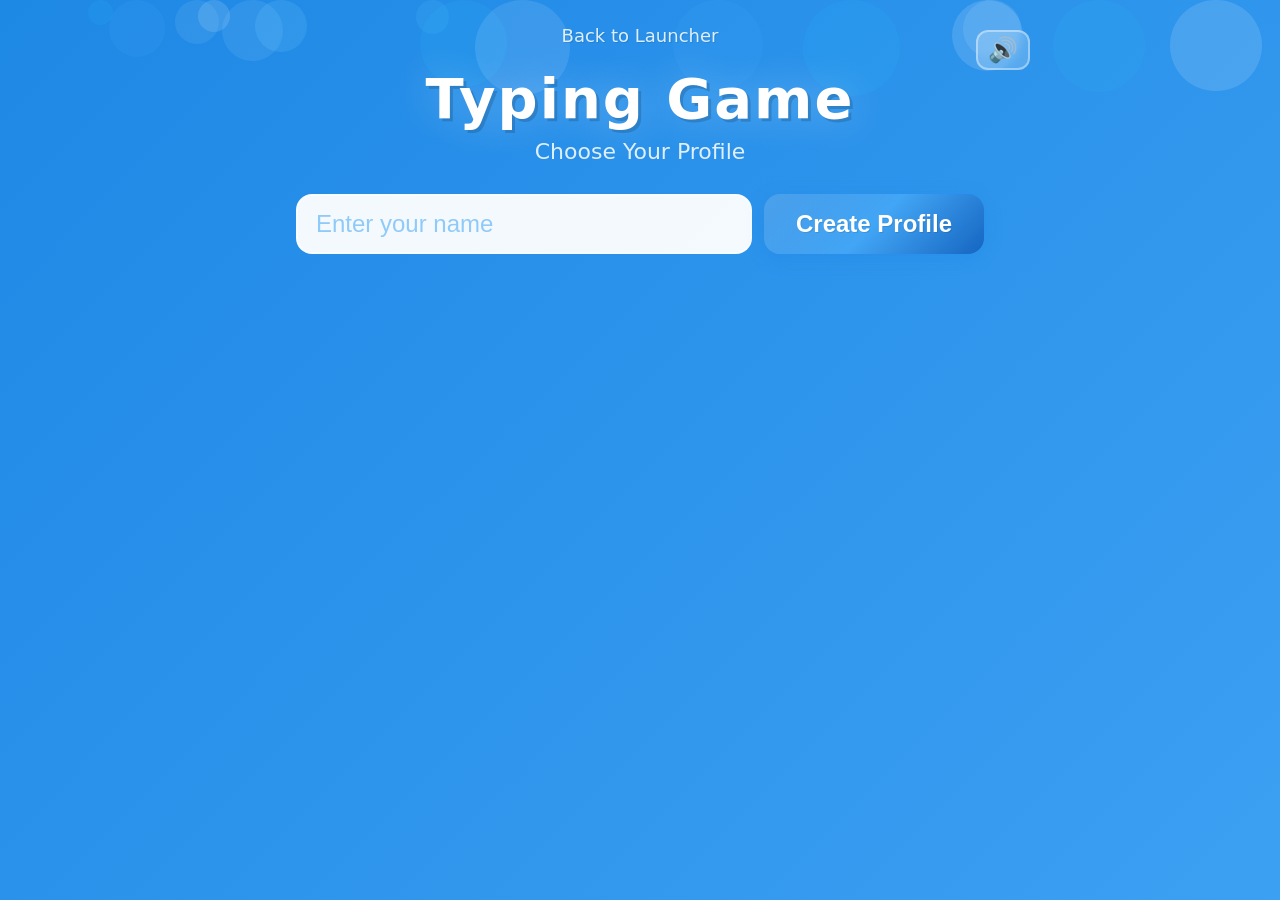
<file: typing-game/index.html>
<!DOCTYPE html>
<html lang="en">
<head>
    <meta charset="UTF-8">
    <meta name="viewport" content="width=device-width, initial-scale=1.0">
    <title>Typing Game</title>
    <link rel="stylesheet" href="style.css">
</head>
<body>
    <div class="bg-shapes" id="bgShapes"></div>
    <div class="container">
        <button id="sound-toggle" class="sound-btn">🔊</button>

        <!-- Screen 1: Profile Select -->
        <div id="screen-profile">
            <a href="../index.html" class="back-link">Back to Launcher</a>
            <h1>Typing Game</h1>
            <p class="subtitle">Choose Your Profile</p>
            <div id="profile-list"></div>
            <div class="profile-create">
                <input type="text" id="profile-name-input" placeholder="Enter your name">
                <button id="create-profile-btn" class="btn btn-primary">Create Profile</button>
            </div>
        </div>

        <!-- Screen 2: Level Select -->
        <div id="screen-levels" style="display:none">
            <h2>Welcome, <span id="active-profile-name"></span>!</h2>
            <div id="level-list" class="level-buttons"></div>
            <div id="mode-selector" style="display:none">
                <h3 id="mode-level-name"></h3>
                <div class="mode-buttons">
                    <button id="mode-practice-btn" class="btn btn-primary">Practice (5 words)</button>
                    <button id="mode-timed-30-btn" class="btn btn-primary">Timed 30s</button>
                    <button id="mode-timed-60-btn" class="btn btn-primary">Timed 60s</button>
                </div>
                <button id="mode-back-btn" class="btn btn-small" style="margin-top:15px">Back</button>
            </div>
            <button id="change-profile-btn" class="btn btn-primary">Change Profile</button>
        </div>

        <!-- Screen 3: Typing Screen -->
        <div id="screen-typing" style="display:none">
            <h2 id="level-name"></h2>
            <div id="timer-display" style="display:none"><span id="time-remaining">30</span>s</div>
            <div id="word-counter">Word 1 of 5</div>
            <div id="word-display"></div>
            <div id="streak-display"><span id="streak-count">0</span> <span id="streak-label">streak</span></div>
            <div id="keyboard-container"></div>
            <div id="results" style="display:none">
                <div id="result-wpm"></div>
                <div id="result-accuracy"></div>
                <div id="result-streak"></div>
                <div id="result-words-completed" style="display:none"></div>
                <div id="result-best" style="display:none"></div>
                <div class="btn-group">
                    <button id="play-again-btn" class="btn btn-primary">Play Again</button>
                    <button id="back-to-levels-btn" class="btn btn-primary">Back to Levels</button>
                </div>
            </div>
        </div>

        <!-- Stats Overlay -->
        <div id="stats-overlay" class="overlay" style="display:none">
            <div class="overlay-content">
                <h3 id="stats-overlay-title"></h3>
                <canvas id="stats-chart" width="350" height="200"></canvas>
                <div class="btn-group">
                    <button id="chart-wpm-btn" class="btn btn-small btn-primary">WPM</button>
                    <button id="chart-acc-btn" class="btn btn-small">Accuracy</button>
                </div>
                <button id="stats-close-btn" class="btn btn-small" style="margin-top:10px">Close</button>
            </div>
        </div>

    </div>
    <script src="app.js" defer></script>
    <script>
        // Floating background shapes (matches launcher theme)
        var shapeColors = ['#64B5F6','#90CAF9','#42A5F5','#BBDEFB','#E3F2FD','#81D4FA','#4FC3F7','#29B6F6'];
        var shapesContainer = document.getElementById('bgShapes');

        function createShape() {
            var shape = document.createElement('div');
            shape.className = 'shape';
            var size = Math.random() * 80 + 20;
            var color = shapeColors[Math.floor(Math.random() * shapeColors.length)];
            var left = Math.random() * 100;
            var duration = Math.random() * 10 + 8;
            var delay = Math.random() * 5;

            shape.style.width = size + 'px';
            shape.style.height = size + 'px';
            shape.style.background = color;
            shape.style.left = left + '%';
            shape.style.animationDuration = duration + 's';
            shape.style.animationDelay = delay + 's';

            shapesContainer.appendChild(shape);

            setTimeout(function() { shape.remove(); }, (duration + delay) * 1000);
        }

        // Create initial batch and keep spawning
        for (var i = 0; i < 15; i++) createShape();
        setInterval(createShape, 1200);
    </script>
</body>
</html>
</file>
<file: coding-game/style.css>
/* === Base Reset & Typography === */
* {
    margin: 0;
    padding: 0;
    box-sizing: border-box;
}

body {
    font-family: 'Segoe UI', system-ui, sans-serif;
    font-size: 24px;
    background: linear-gradient(135deg, #FB8C00 0%, #FFA726 30%, #E65100 60%, #FFB74D 100%);
    background-size: 400% 400%;
    animation: gradientShift 8s ease infinite;
    color: #333;
    min-height: 100vh;
    position: relative;
    overflow-x: hidden;
}

@keyframes gradientShift {
    0%   { background-position: 0% 50%; }
    50%  { background-position: 100% 50%; }
    100% { background-position: 0% 50%; }
}

/* === Floating Background Shapes === */
.bg-shapes {
    position: fixed;
    inset: 0;
    pointer-events: none;
    z-index: 0;
    overflow: hidden;
}

.shape {
    position: absolute;
    border-radius: 50%;
    opacity: 0.15;
    animation: float linear infinite;
}

@keyframes float {
    0%   { transform: translateY(110vh) rotate(0deg) scale(0.5); opacity: 0; }
    10%  { opacity: 0.15; }
    90%  { opacity: 0.15; }
    100% { transform: translateY(-20vh) rotate(720deg) scale(1.2); opacity: 0; }
}

h1 {
    font-size: 2em;
    color: #fff;
    text-shadow: 3px 3px 0 rgba(0,0,0,0.15), 0 0 40px rgba(255,255,255,0.3);
    margin-bottom: 8px;
}

h2 {
    font-size: 1.4em;
    color: #fff;
    text-shadow: 2px 2px 0 rgba(0,0,0,0.15);
    margin-bottom: 4px;
}

h3 {
    font-size: 1em;
    color: rgba(255,255,255,0.95);
    text-shadow: 1px 1px 0 rgba(0,0,0,0.1);
    margin-bottom: 8px;
}

/* === Screen Layout === */
.screen {
    max-width: 1000px;
    margin: 0 auto;
    padding: 24px;
    position: relative;
    z-index: 1;
    animation: screenFadeIn 0.5s cubic-bezier(0.34, 1.56, 0.64, 1) backwards;
}

@keyframes screenFadeIn {
    from {
        opacity: 0;
        transform: translateY(20px) scale(0.95);
    }
    to {
        opacity: 1;
        transform: translateY(0) scale(1);
    }
}

.subtitle {
    font-size: 0.85em;
    color: rgba(255,255,255,0.8);
    margin-bottom: 16px;
}

.back-link {
    display: inline-block;
    color: #fff;
    text-decoration: none;
    font-size: 0.75em;
    font-weight: bold;
    margin-bottom: 16px;
    text-shadow: 1px 1px 0 rgba(0,0,0,0.1);
    transition: transform 0.2s cubic-bezier(0.34, 1.56, 0.64, 1), opacity 0.2s;
}

.back-link:hover {
    text-decoration: underline;
    opacity: 0.9;
    transform: translateX(-4px);
}

/* === Buttons === */
.btn {
    font-family: inherit;
    font-size: 0.85em;
    font-weight: bold;
    min-height: 60px;
    padding: 16px;
    border: none;
    border-radius: 16px;
    cursor: pointer;
    transition: transform 0.25s cubic-bezier(0.34, 1.56, 0.64, 1), box-shadow 0.25s ease, opacity 0.15s;
    position: relative;
    overflow: hidden;
}

.btn::before {
    content: '';
    position: absolute;
    inset: 0;
    background: linear-gradient(135deg, rgba(255,255,255,0.2) 0%, transparent 50%);
    pointer-events: none;
    border-radius: inherit;
}

.btn:hover {
    transform: scale(1.05) translateY(-2px);
    box-shadow: 0 8px 24px rgba(0,0,0,0.2);
}

.btn:active {
    transform: scale(0.97);
    transition-duration: 0.1s;
}

.btn:disabled {
    opacity: 0.5;
    cursor: not-allowed;
    transform: none;
    box-shadow: none;
}

.btn-primary {
    background: linear-gradient(135deg, #FB8C00, #FFA726, #E65100);
    color: white;
    box-shadow: 0 4px 16px rgba(255, 152, 0, 0.4);
    text-shadow: 1px 1px 0 rgba(0,0,0,0.15);
}

.btn-secondary {
    background: linear-gradient(135deg, rgba(255,255,255,0.95), rgba(255,255,255,0.8));
    color: #E65100;
    min-height: 44px;
    padding: 10px 16px;
    font-size: 0.7em;
    box-shadow: 0 4px 12px rgba(0,0,0,0.1);
}

.btn-secondary:hover {
    box-shadow: 0 8px 20px rgba(0,0,0,0.15);
}

/* === Profile Screen === */
#profile-list {
    display: flex;
    flex-direction: column;
    gap: 10px;
    margin-bottom: 24px;
}

.profile-item {
    display: flex;
    gap: 8px;
    align-items: stretch;
    animation: cardSlideIn 0.4s cubic-bezier(0.34, 1.56, 0.64, 1) backwards;
}

.profile-item:nth-child(1) { animation-delay: 0.05s; }
.profile-item:nth-child(2) { animation-delay: 0.1s; }
.profile-item:nth-child(3) { animation-delay: 0.15s; }
.profile-item:nth-child(4) { animation-delay: 0.2s; }

@keyframes cardSlideIn {
    from {
        opacity: 0;
        transform: translateX(-40px) scale(0.9);
    }
    to {
        opacity: 1;
        transform: translateX(0) scale(1);
    }
}

.profile-btn {
    flex: 1;
    background: linear-gradient(135deg, #FB8C00, #FFA726, #E65100);
    color: white;
    text-align: left;
    padding-left: 24px;
    box-shadow: 0 4px 16px rgba(255, 152, 0, 0.3);
    text-shadow: 1px 1px 0 rgba(0,0,0,0.15);
}

.profile-delete {
    background: linear-gradient(135deg, #EF5350, #F44336, #C62828);
    color: white;
    min-height: 60px;
    width: 60px;
    font-size: 0.85em;
    padding: 0;
    box-shadow: 0 4px 16px rgba(239, 83, 80, 0.3);
}

.profile-create {
    display: flex;
    gap: 10px;
    flex-wrap: wrap;
}

#profile-name-input {
    flex: 1;
    min-width: 200px;
    font-family: inherit;
    font-size: 0.85em;
    padding: 16px;
    border: 3px solid rgba(255,255,255,0.4);
    border-radius: 16px;
    outline: none;
    background: rgba(255,255,255,0.9);
    color: #333;
    transition: border-color 0.3s, box-shadow 0.3s;
}

#profile-name-input:focus {
    border-color: #fff;
    box-shadow: 0 0 20px rgba(255,255,255,0.3);
}

#profile-name-input::placeholder {
    color: #999;
}

/* === Level Select Screen === */
.level-header {
    margin-bottom: 24px;
}

.level-header h1 {
    margin-top: 12px;
}

.level-grid {
    display: grid;
    grid-template-columns: repeat(4, 1fr);
    gap: 12px;
}

.level-btn {
    background: linear-gradient(135deg, #FB8C00, #FFA726, #E65100);
    color: white;
    display: flex;
    flex-direction: column;
    align-items: center;
    justify-content: center;
    gap: 4px;
    min-height: 100px;
    position: relative;
    box-shadow: 0 4px 16px rgba(255, 152, 0, 0.3);
    text-shadow: 1px 1px 0 rgba(0,0,0,0.15);
    animation: cardSlideIn 0.4s cubic-bezier(0.34, 1.56, 0.64, 1) backwards;
}

.level-btn:nth-child(1) { animation-delay: 0.05s; }
.level-btn:nth-child(2) { animation-delay: 0.1s; }
.level-btn:nth-child(3) { animation-delay: 0.15s; }
.level-btn:nth-child(4) { animation-delay: 0.2s; }
.level-btn:nth-child(5) { animation-delay: 0.25s; }
.level-btn:nth-child(6) { animation-delay: 0.3s; }
.level-btn:nth-child(7) { animation-delay: 0.35s; }
.level-btn:nth-child(8) { animation-delay: 0.4s; }

.level-btn.completed {
    background: linear-gradient(135deg, #43A047, #66BB6A, #2E7D32);
    box-shadow: 0 4px 16px rgba(76, 175, 80, 0.3);
}

.level-num {
    font-size: 1.4em;
}

.level-name {
    font-size: 0.55em;
    font-weight: normal;
    opacity: 0.9;
}

.checkmark {
    position: absolute;
    top: 6px;
    right: 10px;
    font-size: 0.8em;
}

/* === Game Screen === */
.game-header {
    margin-bottom: 16px;
    position: relative;
}

.game-header h2 {
    margin-top: 8px;
}

.hint {
    font-size: 0.7em;
    color: rgba(255,255,255,0.85);
    font-style: italic;
    margin-top: 4px;
    text-shadow: 1px 1px 0 rgba(0,0,0,0.1);
}

.game-layout {
    display: flex;
    gap: 24px;
    align-items: flex-start;
}

.game-left {
    flex: 0 0 auto;
}

.game-right {
    flex: 1;
    min-width: 250px;
    background: linear-gradient(135deg, rgba(255,255,255,0.15) 0%, rgba(255,255,255,0.05) 100%);
    border-radius: 20px;
    padding: 20px;
    backdrop-filter: blur(4px);
    box-shadow: 0 8px 32px rgba(0,0,0,0.1);
    position: relative;
    overflow: hidden;
}

.game-right::before {
    content: '';
    position: absolute;
    inset: 0;
    background: linear-gradient(135deg, rgba(255,255,255,0.2) 0%, transparent 50%);
    pointer-events: none;
    border-radius: inherit;
}

/* === Puzzle Grid === */
.grid-container {
    display: grid;
    position: relative;
    border: 3px solid rgba(255,255,255,0.3);
    border-radius: 16px;
    overflow: hidden;
    background: #424242;
    box-shadow: 0 8px 32px rgba(0,0,0,0.3), inset 0 0 30px rgba(0,0,0,0.1);
}

.cell {
    width: 60px;
    height: 60px;
    display: flex;
    align-items: center;
    justify-content: center;
    font-size: 1.2em;
    border: 1px solid rgba(0,0,0,0.08);
}

.cell.floor {
    background: #FAFAFA;
}

.cell.wall {
    background: #424242;
    border-color: #333;
}

.cell.goal {
    background: linear-gradient(135deg, #FFD700, #FFC107);
    color: #E65100;
    font-size: 1.5em;
    box-shadow: inset 0 0 12px rgba(255, 215, 0, 0.5);
}

/* === Bot === */
.bot {
    position: absolute;
    background: linear-gradient(135deg, #AB47BC, #9C27B0, #7B1FA2);
    color: white;
    border-radius: 50%;
    display: flex;
    align-items: center;
    justify-content: center;
    font-size: 1.3em;
    z-index: 10;
    transition: left 0.3s ease, top 0.3s ease;
    pointer-events: none;
    box-shadow: 0 4px 16px rgba(156, 39, 176, 0.5), 0 0 20px rgba(156, 39, 176, 0.2);
}

/* === Command Palette === */
.command-palette {
    display: grid;
    grid-template-columns: 1fr 1fr;
    gap: 8px;
    margin-bottom: 16px;
}

.cmd-btn {
    font-family: inherit;
    font-size: 0.75em;
    font-weight: bold;
    color: white;
    border: none;
    border-radius: 14px;
    padding: 14px 10px;
    cursor: pointer;
    min-height: 54px;
    transition: transform 0.25s cubic-bezier(0.34, 1.56, 0.64, 1), box-shadow 0.25s ease, opacity 0.15s;
    position: relative;
    overflow: hidden;
    text-shadow: 1px 1px 0 rgba(0,0,0,0.15);
}

.cmd-btn::before {
    content: '';
    position: absolute;
    inset: 0;
    background: linear-gradient(135deg, rgba(255,255,255,0.25) 0%, transparent 50%);
    pointer-events: none;
    border-radius: inherit;
}

.cmd-btn:hover {
    transform: scale(1.05) translateY(-2px);
}

.cmd-btn:active {
    transform: scale(0.95);
    transition-duration: 0.1s;
}

.cmd-btn:disabled {
    opacity: 0.4;
    cursor: not-allowed;
    transform: none;
    box-shadow: none;
}

.cmd-forward {
    background: linear-gradient(135deg, #43A047, #66BB6A, #2E7D32);
    box-shadow: 0 4px 12px rgba(76, 175, 80, 0.4);
}

.cmd-left {
    background: linear-gradient(135deg, #1E88E5, #42A5F5, #1565C0);
    box-shadow: 0 4px 12px rgba(33, 150, 243, 0.4);
}

.cmd-right {
    background: linear-gradient(135deg, #FB8C00, #FFA726, #E65100);
    box-shadow: 0 4px 12px rgba(255, 152, 0, 0.4);
}

.cmd-jump {
    background: linear-gradient(135deg, #AB47BC, #9C27B0, #7B1FA2);
    box-shadow: 0 4px 12px rgba(156, 39, 176, 0.4);
}

/* === Command Sequence === */
.command-sequence {
    display: flex;
    flex-direction: column;
    gap: 6px;
    margin-bottom: 16px;
    min-height: 60px;
    max-height: 300px;
    overflow-y: auto;
    padding: 8px;
    background: rgba(255,255,255,0.15);
    border: 2px solid rgba(255,255,255,0.2);
    border-radius: 14px;
}

.seq-item {
    display: flex;
    align-items: center;
    justify-content: space-between;
    padding: 8px 12px;
    border-radius: 10px;
    color: white;
    font-size: 0.7em;
    font-weight: bold;
    transition: outline 0.15s, transform 0.15s;
    text-shadow: 1px 1px 0 rgba(0,0,0,0.15);
    position: relative;
    overflow: hidden;
}

.seq-item::before {
    content: '';
    position: absolute;
    inset: 0;
    background: linear-gradient(135deg, rgba(255,255,255,0.15) 0%, transparent 50%);
    pointer-events: none;
    border-radius: inherit;
}

.seq-item.active {
    outline: 3px solid #fff;
    transform: scale(1.03);
    box-shadow: 0 0 16px rgba(255,255,255,0.3);
}

.seq-forward {
    background: linear-gradient(135deg, #43A047, #66BB6A);
}

.seq-left {
    background: linear-gradient(135deg, #1E88E5, #42A5F5);
}

.seq-right {
    background: linear-gradient(135deg, #FB8C00, #FFA726);
}

.seq-jump {
    background: linear-gradient(135deg, #AB47BC, #9C27B0);
}

.seq-remove {
    background: none;
    border: none;
    color: white;
    font-size: 1.1em;
    cursor: pointer;
    padding: 0 4px;
    opacity: 0.8;
    font-weight: bold;
    position: relative;
    z-index: 1;
}

.seq-remove:hover {
    opacity: 1;
}

.seq-remove:disabled {
    opacity: 0.3;
    cursor: not-allowed;
}

/* === Action Buttons === */
.action-buttons {
    display: flex;
    gap: 10px;
}

.btn-run {
    flex: 1;
    background: linear-gradient(135deg, #43A047, #66BB6A, #2E7D32);
    color: white;
    box-shadow: 0 4px 16px rgba(76, 175, 80, 0.4);
    text-shadow: 1px 1px 0 rgba(0,0,0,0.15);
}

.btn-reset {
    flex: 1;
    background: linear-gradient(135deg, #78909C, #90A4AE, #546E7A);
    color: white;
    box-shadow: 0 4px 16px rgba(120, 144, 156, 0.3);
    text-shadow: 1px 1px 0 rgba(0,0,0,0.15);
}

/* === Result Overlay === */
.result-overlay {
    position: fixed;
    top: 0;
    left: 0;
    right: 0;
    bottom: 0;
    background: rgba(0, 0, 0, 0.6);
    display: flex;
    align-items: center;
    justify-content: center;
    z-index: 100;
    backdrop-filter: blur(4px);
}

.result-content {
    background: linear-gradient(135deg, #fff 0%, #FFF8E1 100%);
    border-radius: 20px;
    padding: 32px;
    text-align: center;
    max-width: 400px;
    width: 90%;
    box-shadow: 0 16px 48px rgba(0, 0, 0, 0.3), 0 0 60px rgba(255, 152, 0, 0.15);
    animation: resultPopIn 0.4s cubic-bezier(0.34, 1.56, 0.64, 1) backwards;
    position: relative;
    overflow: hidden;
}

.result-content::before {
    content: '';
    position: absolute;
    inset: 0;
    background: linear-gradient(135deg, rgba(255,152,0,0.05) 0%, transparent 50%);
    pointer-events: none;
    border-radius: inherit;
}

@keyframes resultPopIn {
    from {
        opacity: 0;
        transform: scale(0.7) translateY(20px);
    }
    to {
        opacity: 1;
        transform: scale(1) translateY(0);
    }
}

.result-content h2 {
    font-size: 1.5em;
    margin-bottom: 8px;
    color: #E65100;
    text-shadow: none;
}

.result-content p {
    font-size: 0.8em;
    color: #555;
    margin-bottom: 20px;
}

#result-buttons {
    display: flex;
    flex-direction: column;
    gap: 10px;
}

#result-buttons .btn {
    width: 100%;
}

/* === Wall Bump Animation === */
@keyframes bump {
    0%, 100% { transform: translateX(0); }
    20% { transform: translateX(-4px); }
    40% { transform: translateX(4px); }
    60% { transform: translateX(-3px); }
    80% { transform: translateX(3px); }
}

.bot.bump {
    animation: bump 0.3s ease;
}

/* === Confetti === */
.confetti-container {
    position: fixed;
    top: 0;
    left: 0;
    width: 100%;
    height: 100%;
    pointer-events: none;
    z-index: 200;
    overflow: hidden;
}

.confetti-piece {
    position: absolute;
    width: 10px;
    height: 10px;
    top: -10px;
    border-radius: 2px;
    animation: confetti-fall 1.5s ease-out forwards;
}

@keyframes confetti-fall {
    0% {
        transform: translateY(0) rotate(0deg);
        opacity: 1;
    }
    100% {
        transform: translateY(100vh) rotate(720deg);
        opacity: 0;
    }
}

/* === Star Rating (Level Select) === */
.level-stars {
    font-size: 0.6em;
    letter-spacing: 2px;
    margin-top: 2px;
}

.level-stars .star-earned {
    color: #FFD700;
    text-shadow: 0 0 8px rgba(255, 215, 0, 0.6);
}

.level-stars .star-empty {
    opacity: 0.4;
}

/* === Star Rating (Result Overlay) === */
.result-stars {
    font-size: 2em;
    margin: 12px 0;
    letter-spacing: 6px;
}

.result-star {
    display: inline-block;
    color: #E0E0E0;
    opacity: 0;
    transform: scale(0);
}

.result-star.earned {
    color: #FFD700;
    text-shadow: 0 0 12px rgba(255, 215, 0, 0.6);
}

.result-star.pop {
    opacity: 1;
    transform: scale(1);
    animation: star-pop 0.4s ease-out forwards;
}

.result-star:nth-child(1).pop { animation-delay: 0.2s; }
.result-star:nth-child(2).pop { animation-delay: 0.5s; }
.result-star:nth-child(3).pop { animation-delay: 0.8s; }

@keyframes star-pop {
    0% { opacity: 0; transform: scale(0); }
    60% { opacity: 1; transform: scale(1.3); }
    100% { opacity: 1; transform: scale(1); }
}

.result-step-count {
    font-size: 0.7em;
    color: #888;
    margin-top: 4px;
}

/* === Command Reorder Buttons === */
.seq-controls {
    display: flex;
    gap: 4px;
    align-items: center;
    position: relative;
    z-index: 1;
}

.seq-move {
    background: none;
    border: none;
    color: white;
    font-size: 0.85em;
    cursor: pointer;
    padding: 0 3px;
    opacity: 0.7;
    font-weight: bold;
    line-height: 1;
}

.seq-move:hover {
    opacity: 1;
}

.seq-move:disabled {
    opacity: 0.2;
    cursor: not-allowed;
}

/* === Speed Control === */
.speed-control {
    display: flex;
    gap: 6px;
    margin-bottom: 10px;
}

.speed-btn {
    flex: 1;
    font-family: inherit;
    font-size: 0.55em;
    font-weight: bold;
    padding: 8px 6px;
    border: 2px solid rgba(255,255,255,0.3);
    border-radius: 10px;
    background: rgba(255,255,255,0.1);
    color: rgba(255,255,255,0.8);
    cursor: pointer;
    transition: background 0.25s, border-color 0.25s, color 0.25s, transform 0.25s cubic-bezier(0.34, 1.56, 0.64, 1);
}

.speed-btn:hover {
    border-color: rgba(255,255,255,0.6);
    transform: scale(1.05);
}

.speed-btn.active {
    background: rgba(255,255,255,0.9);
    color: #E65100;
    border-color: rgba(255,255,255,0.9);
    box-shadow: 0 2px 12px rgba(255,255,255,0.2);
}

.speed-btn:disabled {
    opacity: 0.4;
    cursor: not-allowed;
    transform: none;
}

/* === Mute Button === */
.mute-btn {
    position: absolute;
    top: 0;
    right: 0;
    background: rgba(255,255,255,0.15);
    border: 2px solid rgba(255,255,255,0.3);
    border-radius: 12px;
    font-size: 1.2em;
    padding: 6px 10px;
    cursor: pointer;
    line-height: 1;
    transition: border-color 0.25s, background 0.25s, transform 0.25s cubic-bezier(0.34, 1.56, 0.64, 1);
}

.mute-btn:hover {
    border-color: rgba(255,255,255,0.6);
    background: rgba(255,255,255,0.25);
    transform: scale(1.05);
}

/* === Star Progress === */
.star-progress {
    display: flex;
    align-items: center;
    gap: 10px;
    margin-top: 12px;
    font-size: 0.7em;
    color: rgba(255,255,255,0.9);
}

.star-progress-icon {
    font-size: 1.3em;
}

.star-progress-track {
    flex: 1;
    height: 14px;
    background: rgba(255,255,255,0.2);
    border-radius: 7px;
    overflow: hidden;
    max-width: 300px;
}

.star-progress-bar {
    height: 100%;
    background: linear-gradient(90deg, #FFD700, #FFC107, #FFB74D);
    border-radius: 7px;
    transition: width 0.5s ease;
    width: 0%;
    box-shadow: 0 0 8px rgba(255, 215, 0, 0.3);
}

.star-progress-bar.complete {
    box-shadow: 0 0 16px rgba(255, 215, 0, 0.7);
}

/* === Perfect Celebration === */
.result-content.perfect {
    border: 3px solid #FFD700;
    box-shadow: 0 16px 48px rgba(0, 0, 0, 0.3), 0 0 30px rgba(255, 215, 0, 0.4);
    animation: resultPopIn 0.4s cubic-bezier(0.34, 1.56, 0.64, 1) backwards, perfect-glow 1.5s ease-in-out 0.4s infinite alternate;
}

.result-content.perfect h2 {
    color: #FFD700 !important;
    text-shadow: 0 0 16px rgba(255, 215, 0, 0.5);
}

@keyframes perfect-glow {
    0% { box-shadow: 0 16px 48px rgba(0, 0, 0, 0.3), 0 0 20px rgba(255, 215, 0, 0.3); }
    100% { box-shadow: 0 16px 48px rgba(0, 0, 0, 0.3), 0 0 40px rgba(255, 215, 0, 0.6); }
}

/* === Coins === */
.cell.coin {
    position: relative;
}

.cell.coin::after {
    content: '';
    position: absolute;
    width: 24px;
    height: 24px;
    top: 50%;
    left: 50%;
    transform: translate(-50%, -50%);
    background: radial-gradient(circle, #FFD700 40%, #FFA000 100%);
    border-radius: 50%;
    box-shadow: 0 2px 8px rgba(0, 0, 0, 0.25), 0 0 12px rgba(255, 215, 0, 0.3);
    transition: transform 0.3s ease, opacity 0.3s ease;
}

.cell.coin.collected::after {
    transform: translate(-50%, -50%) scale(0);
    opacity: 0;
}

.coin-badge {
    position: absolute;
    bottom: 6px;
    right: 10px;
    font-size: 0.6em;
}

.result-coins {
    font-size: 0.75em;
    color: #666;
    margin-top: 6px;
}

.result-coins.all-collected {
    color: #FFD700;
    font-weight: bold;
    text-shadow: 0 0 8px rgba(255, 215, 0, 0.4);
}

/* === Bot Trail === */
.trail-dot {
    position: absolute;
    background: #9C27B0;
    opacity: 0.25;
    border-radius: 50%;
    z-index: 5;
    pointer-events: none;
}

/* === Achievements === */
.achievements-section {
    margin-top: 24px;
}

.achievements-section h3 {
    margin-bottom: 12px;
}

.achievements-grid {
    display: flex;
    flex-wrap: wrap;
    gap: 10px;
}

.badge {
    display: flex;
    flex-direction: column;
    align-items: center;
    gap: 4px;
    width: 80px;
    padding: 10px 6px;
    border-radius: 16px;
    border: 2px solid rgba(255,255,255,0.2);
    background: rgba(255,255,255,0.1);
    opacity: 0.45;
    transition: opacity 0.3s, border-color 0.3s, transform 0.25s cubic-bezier(0.34, 1.56, 0.64, 1), box-shadow 0.3s;
}

.badge.earned {
    opacity: 1;
    border-color: #FFD700;
    background: rgba(255,255,255,0.2);
    box-shadow: 0 0 16px rgba(255, 215, 0, 0.2);
}

.badge.earned:hover {
    transform: scale(1.05);
}

.badge-icon {
    font-size: 1.4em;
}

.badge-name {
    font-size: 0.45em;
    text-align: center;
    color: rgba(255,255,255,0.85);
    font-weight: bold;
    text-shadow: 1px 1px 0 rgba(0,0,0,0.1);
}

/* === Achievement Toast === */
.achievement-toast {
    position: fixed;
    bottom: -100px;
    left: 50%;
    transform: translateX(-50%);
    background: linear-gradient(135deg, #fff 0%, #FFF8E1 100%);
    border: 2px solid #FFD700;
    border-radius: 16px;
    padding: 12px 20px;
    box-shadow: 0 8px 32px rgba(0, 0, 0, 0.25), 0 0 20px rgba(255, 215, 0, 0.2);
    display: flex;
    align-items: center;
    gap: 12px;
    z-index: 300;
    transition: bottom 0.5s cubic-bezier(0.34, 1.56, 0.64, 1);
    font-size: 0.7em;
    white-space: nowrap;
}

.achievement-toast.show {
    bottom: 30px;
}

.toast-icon {
    font-size: 1.6em;
}

.toast-text strong {
    color: #E65100;
}

/* === Responsive === */
@media (max-width: 700px) {
    .game-layout {
        flex-direction: column;
    }

    .game-left {
        align-self: center;
    }

    .level-grid {
        grid-template-columns: repeat(2, 1fr);
    }

    .game-right {
        padding: 16px;
    }
}
</file>
<file: logic-game/style.css>
/* === Base Reset & Typography === */
* {
    margin: 0;
    padding: 0;
    box-sizing: border-box;
}

body {
    font-family: 'Segoe UI', system-ui, sans-serif;
    font-size: 24px;
    background: linear-gradient(135deg, #8E24AA 0%, #BA68C8 30%, #6A1B9A 60%, #CE93D8 100%);
    background-size: 400% 400%;
    animation: gradientShift 8s ease infinite;
    color: #333;
    min-height: 100vh;
    position: relative;
    overflow-x: hidden;
}

@keyframes gradientShift {
    0%   { background-position: 0% 50%; }
    50%  { background-position: 100% 50%; }
    100% { background-position: 0% 50%; }
}

/* === Floating Background Shapes === */
.bg-shapes {
    position: fixed;
    inset: 0;
    pointer-events: none;
    z-index: 0;
    overflow: hidden;
}

.shape {
    position: absolute;
    border-radius: 50%;
    opacity: 0.15;
    animation: float linear infinite;
}

@keyframes float {
    0%   { transform: translateY(110vh) rotate(0deg) scale(0.5); opacity: 0; }
    10%  { opacity: 0.15; }
    90%  { opacity: 0.15; }
    100% { transform: translateY(-20vh) rotate(720deg) scale(1.2); opacity: 0; }
}

h1 {
    font-size: 2em;
    color: #fff;
    text-shadow: 3px 3px 0 rgba(0,0,0,0.15), 0 0 40px rgba(255,255,255,0.3);
    margin-bottom: 8px;
}

h2 {
    font-size: 1.4em;
    color: #fff;
    text-shadow: 2px 2px 0 rgba(0,0,0,0.15);
    margin-bottom: 4px;
}

h3 {
    font-size: 1em;
    color: rgba(255,255,255,0.95);
    text-shadow: 1px 1px 0 rgba(0,0,0,0.1);
    margin-bottom: 8px;
}

/* === Screen Layout === */
.screen {
    max-width: 900px;
    margin: 0 auto;
    padding: 24px;
    position: relative;
    z-index: 1;
    animation: screenFadeIn 0.5s cubic-bezier(0.34, 1.56, 0.64, 1) backwards;
}

@keyframes screenFadeIn {
    from {
        opacity: 0;
        transform: translateY(20px) scale(0.95);
    }
    to {
        opacity: 1;
        transform: translateY(0) scale(1);
    }
}

.subtitle {
    font-size: 0.85em;
    color: rgba(255,255,255,0.8);
    margin-bottom: 16px;
}

.back-link {
    display: inline-block;
    color: #fff;
    text-decoration: none;
    font-size: 0.75em;
    font-weight: bold;
    margin-bottom: 16px;
    text-shadow: 1px 1px 0 rgba(0,0,0,0.1);
    transition: transform 0.2s cubic-bezier(0.34, 1.56, 0.64, 1), opacity 0.2s;
}

.back-link:hover {
    text-decoration: underline;
    opacity: 0.9;
    transform: translateX(-4px);
}

/* === Buttons === */
.btn {
    font-family: inherit;
    font-size: 0.85em;
    font-weight: bold;
    min-height: 60px;
    padding: 16px;
    border: none;
    border-radius: 16px;
    cursor: pointer;
    transition: transform 0.25s cubic-bezier(0.34, 1.56, 0.64, 1), box-shadow 0.25s ease, opacity 0.15s;
    position: relative;
    overflow: hidden;
}

.btn::before {
    content: '';
    position: absolute;
    inset: 0;
    background: linear-gradient(135deg, rgba(255,255,255,0.2) 0%, transparent 50%);
    pointer-events: none;
    border-radius: inherit;
}

.btn:hover {
    transform: scale(1.05) translateY(-2px);
    box-shadow: 0 8px 24px rgba(0,0,0,0.2);
}

.btn:active {
    transform: scale(0.97);
    transition-duration: 0.1s;
}

.btn:disabled {
    opacity: 0.5;
    cursor: not-allowed;
    transform: none;
    box-shadow: none;
}

.btn-primary {
    background: linear-gradient(135deg, #AB47BC, #9C27B0, #7B1FA2);
    color: white;
    box-shadow: 0 4px 16px rgba(156, 39, 176, 0.4);
    text-shadow: 1px 1px 0 rgba(0,0,0,0.15);
}

.btn-secondary {
    background: linear-gradient(135deg, rgba(255,255,255,0.95), rgba(255,255,255,0.8));
    color: #7B1FA2;
    min-height: 44px;
    padding: 10px 16px;
    font-size: 0.7em;
    box-shadow: 0 4px 12px rgba(0,0,0,0.1);
}

.btn-secondary:hover {
    box-shadow: 0 8px 20px rgba(0,0,0,0.15);
}

/* === Profile Screen === */
#profile-list {
    display: flex;
    flex-direction: column;
    gap: 10px;
    margin-bottom: 24px;
}

.profile-item {
    display: flex;
    gap: 8px;
    align-items: stretch;
    animation: cardSlideIn 0.4s cubic-bezier(0.34, 1.56, 0.64, 1) backwards;
}

.profile-item:nth-child(1) { animation-delay: 0.05s; }
.profile-item:nth-child(2) { animation-delay: 0.1s; }
.profile-item:nth-child(3) { animation-delay: 0.15s; }
.profile-item:nth-child(4) { animation-delay: 0.2s; }

@keyframes cardSlideIn {
    from {
        opacity: 0;
        transform: translateX(-40px) scale(0.9);
    }
    to {
        opacity: 1;
        transform: translateX(0) scale(1);
    }
}

.profile-btn {
    flex: 1;
    background: linear-gradient(135deg, #AB47BC, #9C27B0, #7B1FA2);
    color: white;
    text-align: left;
    padding-left: 24px;
    box-shadow: 0 4px 16px rgba(156, 39, 176, 0.3);
    text-shadow: 1px 1px 0 rgba(0,0,0,0.15);
}

.profile-info {
    display: flex;
    flex-direction: column;
    gap: 4px;
}

.profile-stats {
    font-size: 0.65em;
    opacity: 0.85;
}

.profile-empty-message {
    text-align: center;
    font-size: 0.7em;
    color: rgba(255,255,255,0.6);
    padding: 20px;
    font-style: italic;
}

.profile-delete {
    background: linear-gradient(135deg, #EF5350, #F44336, #C62828);
    color: white;
    min-height: 60px;
    width: 60px;
    font-size: 0.85em;
    padding: 0;
    box-shadow: 0 4px 16px rgba(239, 83, 80, 0.3);
}

.profile-create {
    display: flex;
    gap: 10px;
    flex-wrap: wrap;
}

#profile-name-input {
    flex: 1;
    min-width: 200px;
    font-family: inherit;
    font-size: 0.85em;
    padding: 16px;
    border: 3px solid rgba(255,255,255,0.4);
    border-radius: 16px;
    outline: none;
    background: rgba(255,255,255,0.9);
    color: #333;
    transition: border-color 0.3s, box-shadow 0.3s;
}

#profile-name-input:focus {
    border-color: #fff;
    box-shadow: 0 0 20px rgba(255,255,255,0.3);
}

#profile-name-input::placeholder {
    color: #999;
}

/* === Level Select Screen === */
.level-header {
    margin-bottom: 24px;
}

.level-header h1 {
    margin-top: 12px;
}

/* === Coin Display === */
.coin-display {
    display: flex;
    align-items: center;
    gap: 6px;
    font-size: 0.8em;
    color: #fff;
    font-weight: bold;
    text-shadow: 1px 1px 0 rgba(0,0,0,0.15);
    margin-top: 8px;
}

.coin-icon {
    font-size: 1.3em;
}

/* === Star Progress === */
.star-progress {
    display: flex;
    align-items: center;
    gap: 10px;
    margin-top: 12px;
    font-size: 0.7em;
    color: rgba(255,255,255,0.9);
}

.star-progress-icon {
    font-size: 1.3em;
}

.star-progress-track {
    flex: 1;
    height: 14px;
    background: rgba(255,255,255,0.2);
    border-radius: 7px;
    overflow: hidden;
    max-width: 300px;
}

.star-progress-bar {
    height: 100%;
    background: linear-gradient(90deg, #FFD700, #FFC107, #FFB74D);
    border-radius: 7px;
    transition: width 0.5s ease;
    width: 0%;
    box-shadow: 0 0 8px rgba(255, 215, 0, 0.3);
}

.star-progress-bar.complete {
    box-shadow: 0 0 16px rgba(255, 215, 0, 0.7);
}

/* === Module Sections === */
.module-section {
    margin-bottom: 16px;
    border-radius: 20px;
    overflow: hidden;
    background: linear-gradient(135deg, rgba(255,255,255,0.12) 0%, rgba(255,255,255,0.04) 100%);
    backdrop-filter: blur(4px);
    box-shadow: 0 4px 16px rgba(0,0,0,0.1);
    animation: cardSlideIn 0.4s cubic-bezier(0.34, 1.56, 0.64, 1) backwards;
}

.module-section:nth-child(2) { animation-delay: 0.05s; }
.module-section:nth-child(3) { animation-delay: 0.1s; }
.module-section:nth-child(4) { animation-delay: 0.15s; }
.module-section:nth-child(5) { animation-delay: 0.2s; }

.module-header {
    display: flex;
    align-items: center;
    gap: 12px;
    padding: 16px 20px;
    cursor: pointer;
    color: #fff;
    font-size: 0.85em;
    font-weight: bold;
    text-shadow: 1px 1px 0 rgba(0,0,0,0.1);
    transition: background 0.2s;
    user-select: none;
}

.module-header:hover {
    background: rgba(255,255,255,0.08);
}

.module-icon {
    font-size: 1.4em;
}

.module-name {
    flex: 1;
}

.module-chevron {
    font-size: 0.7em;
    transition: transform 0.3s ease;
}

.module-body.collapsed + .module-header .module-chevron,
.module-header.collapsed .module-chevron {
    transform: rotate(-90deg);
}

.module-body {
    padding: 4px 16px 16px 16px;
    transition: max-height 0.3s ease, opacity 0.3s ease;
}

.module-body.collapsed {
    display: none;
}

.level-grid-module {
    display: grid;
    grid-template-columns: repeat(3, 1fr);
    gap: 10px;
}

.level-btn {
    background: linear-gradient(135deg, #AB47BC, #9C27B0, #7B1FA2);
    color: white;
    display: flex;
    flex-direction: column;
    align-items: center;
    justify-content: center;
    gap: 3px;
    min-height: 90px;
    padding: 12px 8px;
    position: relative;
    box-shadow: 0 4px 16px rgba(156, 39, 176, 0.3);
    text-shadow: 1px 1px 0 rgba(0,0,0,0.15);
}

.level-btn.completed {
    background: linear-gradient(135deg, #43A047, #66BB6A, #2E7D32);
    box-shadow: 0 4px 16px rgba(76, 175, 80, 0.3);
}

.level-btn.locked {
    background: linear-gradient(135deg, #78909C, #90A4AE, #546E7A);
    box-shadow: 0 4px 12px rgba(0,0,0,0.15);
    opacity: 0.7;
}

.level-num {
    font-size: 1.3em;
}

.level-name {
    font-size: 0.5em;
    font-weight: normal;
    opacity: 0.9;
    text-align: center;
    line-height: 1.2;
}

.level-stars {
    font-size: 0.55em;
    letter-spacing: 2px;
    margin-top: 2px;
}

.level-stars .star-earned {
    color: #FFD700;
    text-shadow: 0 0 8px rgba(255, 215, 0, 0.6);
}

.level-stars .star-empty {
    opacity: 0.4;
}

/* === Shop Button === */
.shop-button-area {
    margin-top: 20px;
    text-align: center;
}

.btn-shop {
    background: linear-gradient(135deg, #FFD700, #FFC107, #FFA000);
    color: #5D4037;
    box-shadow: 0 4px 16px rgba(255, 193, 7, 0.4);
    text-shadow: 1px 1px 0 rgba(255,255,255,0.3);
    font-size: 0.9em;
    padding: 16px 32px;
}

.btn-shop:hover {
    box-shadow: 0 8px 28px rgba(255, 193, 7, 0.5);
}

/* === Robot Shop Screen === */
.shop-header {
    margin-bottom: 20px;
}

.shop-header h1 {
    margin-top: 12px;
}

.shop-layout {
    display: flex;
    gap: 24px;
    align-items: flex-start;
}

.shop-preview-area {
    flex: 0 0 200px;
    display: flex;
    justify-content: center;
    padding: 20px;
    background: linear-gradient(135deg, rgba(255,255,255,0.15) 0%, rgba(255,255,255,0.05) 100%);
    border-radius: 20px;
    backdrop-filter: blur(4px);
    box-shadow: 0 8px 32px rgba(0,0,0,0.1);
}

.shop-items-area {
    flex: 1;
    min-width: 0;
}

.shop-tabs {
    display: flex;
    gap: 6px;
    margin-bottom: 16px;
    flex-wrap: wrap;
}

.shop-tab {
    font-family: inherit;
    font-size: 0.6em;
    font-weight: bold;
    padding: 10px 14px;
    border: 2px solid rgba(255,255,255,0.3);
    border-radius: 12px;
    background: rgba(255,255,255,0.1);
    color: rgba(255,255,255,0.8);
    cursor: pointer;
    transition: background 0.25s, border-color 0.25s, color 0.25s, transform 0.25s cubic-bezier(0.34, 1.56, 0.64, 1);
}

.shop-tab:hover {
    border-color: rgba(255,255,255,0.6);
    transform: scale(1.05);
}

.shop-tab.active {
    background: rgba(255,255,255,0.9);
    color: #7B1FA2;
    border-color: rgba(255,255,255,0.9);
    box-shadow: 0 2px 12px rgba(255,255,255,0.2);
}

.shop-items-grid {
    display: grid;
    grid-template-columns: repeat(2, 1fr);
    gap: 10px;
}

.shop-item {
    background: linear-gradient(135deg, rgba(255,255,255,0.15) 0%, rgba(255,255,255,0.05) 100%);
    border: 2px solid rgba(255,255,255,0.2);
    border-radius: 16px;
    padding: 14px;
    display: flex;
    flex-direction: column;
    align-items: center;
    gap: 6px;
    transition: border-color 0.25s, transform 0.25s cubic-bezier(0.34, 1.56, 0.64, 1), box-shadow 0.25s;
}

.shop-item:hover {
    border-color: rgba(255,255,255,0.4);
    transform: translateY(-2px);
    box-shadow: 0 6px 20px rgba(0,0,0,0.15);
}

.shop-item-icon {
    font-size: 1.5em;
}

.shop-item-name {
    font-size: 0.6em;
    font-weight: bold;
    color: #fff;
    text-shadow: 1px 1px 0 rgba(0,0,0,0.1);
    text-align: center;
}

.shop-item-cost {
    font-size: 0.55em;
    color: rgba(255,255,255,0.8);
    display: flex;
    align-items: center;
    gap: 4px;
}

.shop-item-btn {
    font-family: inherit;
    font-size: 0.55em;
    font-weight: bold;
    padding: 6px 14px;
    border: none;
    border-radius: 10px;
    cursor: pointer;
    background: linear-gradient(135deg, #AB47BC, #9C27B0);
    color: white;
    transition: transform 0.2s cubic-bezier(0.34, 1.56, 0.64, 1), box-shadow 0.2s;
    box-shadow: 0 2px 8px rgba(156, 39, 176, 0.3);
}

.shop-item-btn:hover {
    transform: scale(1.08);
    box-shadow: 0 4px 14px rgba(156, 39, 176, 0.4);
}

.shop-item-btn:disabled {
    opacity: 0.5;
    cursor: not-allowed;
    transform: none;
}

.shop-item.owned {
    border-color: rgba(76, 175, 80, 0.4);
    background: linear-gradient(135deg, rgba(76, 175, 80, 0.15) 0%, rgba(76, 175, 80, 0.05) 100%);
}

.shop-item.owned .shop-item-btn {
    background: linear-gradient(135deg, #66BB6A, #43A047);
}

.shop-item.equipped {
    border-color: #FFD700;
    box-shadow: 0 0 16px rgba(255, 215, 0, 0.3);
    background: linear-gradient(135deg, rgba(255, 215, 0, 0.15) 0%, rgba(255, 215, 0, 0.05) 100%);
}

.shop-item.equipped .shop-item-btn {
    background: linear-gradient(135deg, #FFD700, #FFC107);
    color: #5D4037;
}

/* === Shop Item JS-generated classes (supplement for robot.js) === */
.shop-item-equipped {
    border-color: #FFD700;
    box-shadow: 0 0 16px rgba(255, 215, 0, 0.3);
    background: linear-gradient(135deg, rgba(255, 215, 0, 0.15) 0%, rgba(255, 215, 0, 0.05) 100%);
}

.shop-item-badge {
    font-size: 0.55em;
    font-weight: bold;
    padding: 4px 10px;
    border-radius: 8px;
    text-align: center;
}

.badge-equipped {
    background: linear-gradient(135deg, #FFD700, #FFC107);
    color: #5D4037;
}

.badge-owned {
    background: rgba(255,255,255,0.15);
    color: rgba(255,255,255,0.8);
    border: 1px solid rgba(255,255,255,0.3);
}

.shop-item-actions {
    margin-top: 8px;
}

.shop-item-actions .btn {
    width: 100%;
    font-size: 0.6em;
    padding: 8px 12px;
}

.btn-buy {
    background: linear-gradient(135deg, #9C27B0, #BA68C8);
    color: #fff;
    border: none;
    cursor: pointer;
}

.btn-buy:hover {
    background: linear-gradient(135deg, #7B1FA2, #9C27B0);
}

.btn-buy.btn-disabled, .btn-buy:disabled {
    opacity: 0.5;
    cursor: not-allowed;
}

.btn-equip {
    background: linear-gradient(135deg, #4CAF50, #66BB6A);
    color: #fff;
    border: none;
    cursor: pointer;
}

.btn-equip:hover {
    background: linear-gradient(135deg, #388E3C, #4CAF50);
}

.btn-equipped {
    background: linear-gradient(135deg, #FFD700, #FFC107);
    color: #5D4037;
    border: none;
    cursor: default;
}

/* === Game Screen === */
.game-header {
    margin-bottom: 16px;
    position: relative;
}

.game-header-top {
    display: flex;
    align-items: center;
    gap: 12px;
    margin-bottom: 10px;
}

.game-header-top h2 {
    flex: 1;
    margin-bottom: 0;
    text-align: center;
}

.game-header-stats {
    display: flex;
    align-items: center;
    gap: 20px;
    flex-wrap: wrap;
}

/* === Hearts === */
.hearts {
    display: flex;
    gap: 4px;
    font-size: 1.1em;
}

.heart {
    color: #EF5350;
    text-shadow: 0 0 8px rgba(239, 83, 80, 0.4);
    transition: opacity 0.3s, transform 0.3s, color 0.3s;
}

.heart.lost {
    color: #78909C;
    opacity: 0.4;
    text-shadow: none;
    transform: scale(0.85);
}

@keyframes heartLose {
    0% { transform: scale(1); }
    30% { transform: scale(1.3); }
    60% { transform: scale(0.7); }
    100% { transform: scale(0.85); opacity: 0.4; color: #78909C; }
}

.heart.losing {
    animation: heartLose 0.5s ease forwards;
}

/* === Coin Display (Game) === */
.coin-display-game {
    margin-top: 0;
}

/* === Progress Bar === */
.progress-info {
    flex: 1;
    display: flex;
    align-items: center;
    gap: 8px;
    min-width: 120px;
}

#progress-text {
    font-size: 0.6em;
    color: rgba(255,255,255,0.9);
    font-weight: bold;
    white-space: nowrap;
}

.progress-bar {
    flex: 1;
    height: 10px;
    background: rgba(255,255,255,0.2);
    border-radius: 5px;
    overflow: hidden;
}

.progress-bar-fill {
    height: 100%;
    background: linear-gradient(90deg, #CE93D8, #AB47BC, #9C27B0);
    border-radius: 5px;
    transition: width 0.4s ease;
    width: 0%;
    box-shadow: 0 0 6px rgba(156, 39, 176, 0.4);
}

/* === Mute Button === */
.mute-btn {
    background: rgba(255,255,255,0.15);
    border: 2px solid rgba(255,255,255,0.3);
    border-radius: 12px;
    font-size: 1.2em;
    padding: 6px 10px;
    cursor: pointer;
    line-height: 1;
    transition: border-color 0.25s, background 0.25s, transform 0.25s cubic-bezier(0.34, 1.56, 0.64, 1);
    flex-shrink: 0;
}

.mute-btn:hover {
    border-color: rgba(255,255,255,0.6);
    background: rgba(255,255,255,0.25);
    transform: scale(1.05);
}

/* === Professor Area === */
.professor-area {
    display: flex;
    align-items: flex-start;
    gap: 16px;
    margin-bottom: 20px;
    animation: screenFadeIn 0.4s ease backwards;
}

.professor-area-small {
    gap: 12px;
    margin-bottom: 16px;
}

.professor-area-small .professor-character {
    transform: scale(0.7);
    transform-origin: top left;
}

/* === Professor Character (CSS-drawn) === */
.professor-character {
    flex-shrink: 0;
    width: 70px;
    position: relative;
}

.professor-head {
    width: 56px;
    height: 56px;
    background: linear-gradient(135deg, #FFCC80, #FFB74D);
    border-radius: 50%;
    position: relative;
    margin: 0 auto 4px;
    border: 3px solid #F57C00;
}

.professor-hair {
    position: absolute;
    top: -6px;
    left: 6px;
    right: 6px;
    height: 18px;
    background: #E0E0E0;
    border-radius: 12px 12px 0 0;
    z-index: 1;
}

.professor-glasses {
    position: absolute;
    top: 18px;
    left: 4px;
    right: 4px;
    display: flex;
    justify-content: center;
    gap: 2px;
    z-index: 2;
}

.professor-glass-left,
.professor-glass-right {
    width: 18px;
    height: 16px;
    border: 2px solid #5D4037;
    border-radius: 50%;
    background: rgba(255,255,255,0.6);
    position: relative;
}

.professor-glass-left::after,
.professor-glass-right::after {
    content: '';
    position: absolute;
    width: 6px;
    height: 6px;
    background: #333;
    border-radius: 50%;
    top: 50%;
    left: 50%;
    transform: translate(-50%, -50%);
}

.professor-mouth {
    position: absolute;
    bottom: 10px;
    left: 50%;
    transform: translateX(-50%);
    width: 14px;
    height: 7px;
    border-bottom: 3px solid #5D4037;
    border-radius: 0 0 10px 10px;
}

.professor-mouth-happy {
    border-bottom: 3px solid #5D4037;
    border-radius: 0 0 10px 10px;
    width: 18px;
    height: 9px;
}

.professor-mouth-sad {
    border-top: 3px solid #5D4037;
    border-bottom: none;
    border-radius: 10px 10px 0 0;
    width: 14px;
    height: 6px;
    bottom: 8px;
}

.professor-coat {
    width: 48px;
    height: 32px;
    background: linear-gradient(135deg, #FAFAFA, #E8E8E8);
    border-radius: 8px 8px 12px 12px;
    margin: 0 auto;
    border: 2px solid #BDBDBD;
    position: relative;
}

.professor-coat::before {
    content: '';
    position: absolute;
    top: 6px;
    left: 50%;
    transform: translateX(-50%);
    width: 4px;
    height: 18px;
    background: #BDBDBD;
    border-radius: 2px;
}

/* Professor expressions */
.professor-happy .professor-head {
    animation: professorBounce 0.5s ease;
}

.professor-sad .professor-head {
    animation: professorShake 0.5s ease;
}

.professor-excited .professor-head {
    animation: professorBounce 0.3s ease 3;
}

@keyframes professorBounce {
    0%, 100% { transform: translateY(0); }
    50% { transform: translateY(-6px); }
}

@keyframes professorShake {
    0%, 100% { transform: translateX(0); }
    25% { transform: translateX(-3px); }
    75% { transform: translateX(3px); }
}

/* === Professor Speech Bubble === */
.professor-bubble {
    flex: 1;
    background: #fff;
    border-radius: 16px;
    padding: 14px 18px;
    position: relative;
    box-shadow: 0 4px 16px rgba(0,0,0,0.1);
    font-size: 0.7em;
    color: #333;
    line-height: 1.4;
}

.professor-bubble.bubble-visible {
    animation: bubbleAppear 0.3s ease backwards;
    animation-delay: 0.1s;
}

.professor-bubble::before {
    content: '';
    position: absolute;
    left: -10px;
    top: 18px;
    width: 0;
    height: 0;
    border-top: 8px solid transparent;
    border-bottom: 8px solid transparent;
    border-right: 12px solid #fff;
}

@keyframes bubbleAppear {
    from {
        opacity: 0;
        transform: scale(0.9) translateX(10px);
    }
    to {
        opacity: 1;
        transform: scale(1) translateX(0);
    }
}

.challenge-prompt {
    font-size: 0.8em;
    font-weight: bold;
    color: #fff;
    text-align: center;
    margin-bottom: 20px;
    text-shadow: 1px 1px 2px rgba(0,0,0,0.2);
    line-height: 1.4;
}

/* === Challenge Area === */
.challenge-area {
    background: linear-gradient(135deg, rgba(255,255,255,0.12) 0%, rgba(255,255,255,0.04) 100%);
    border-radius: 20px;
    padding: 24px;
    min-height: 200px;
    backdrop-filter: blur(4px);
    box-shadow: 0 8px 32px rgba(0,0,0,0.1);
    position: relative;
    overflow: hidden;
    margin-bottom: 16px;
}

.challenge-area::before {
    content: '';
    position: absolute;
    inset: 0;
    background: linear-gradient(135deg, rgba(255,255,255,0.15) 0%, transparent 50%);
    pointer-events: none;
    border-radius: inherit;
}

/* Challenge question/prompt text */
.challenge-question {
    font-size: 0.85em;
    color: #fff;
    font-weight: bold;
    text-shadow: 1px 1px 0 rgba(0,0,0,0.15);
    margin-bottom: 16px;
    text-align: center;
    line-height: 1.4;
}

/* === Submit Area === */
.submit-area {
    text-align: center;
    display: flex;
    justify-content: center;
    align-items: center;
    gap: 12px;
    flex-wrap: wrap;
    margin-top: 16px;
}

.btn-submit {
    min-width: 200px;
    font-size: 0.9em;
    padding: 16px 32px;
}

/* === Interaction Type A: Click-to-Select (Option Panel) === */
.option-panel {
    display: grid;
    grid-template-columns: repeat(2, 1fr);
    gap: 12px;
    position: relative;
    z-index: 1;
}

.option-card {
    background: linear-gradient(135deg, rgba(255,255,255,0.2) 0%, rgba(255,255,255,0.08) 100%);
    border: 3px solid rgba(255,255,255,0.2);
    border-radius: 16px;
    padding: 18px 14px;
    cursor: pointer;
    text-align: center;
    color: #fff;
    font-size: 0.75em;
    font-weight: bold;
    text-shadow: 1px 1px 0 rgba(0,0,0,0.1);
    transition: border-color 0.25s, transform 0.25s cubic-bezier(0.34, 1.56, 0.64, 1), box-shadow 0.25s, background 0.25s;
    position: relative;
    overflow: hidden;
    min-height: 80px;
    display: flex;
    align-items: center;
    justify-content: center;
}

.option-card::before {
    content: '';
    position: absolute;
    inset: 0;
    background: linear-gradient(135deg, rgba(255,255,255,0.1) 0%, transparent 60%);
    pointer-events: none;
    border-radius: inherit;
}

.option-card:hover {
    border-color: rgba(255,255,255,0.5);
    transform: translateY(-3px) scale(1.02);
    box-shadow: 0 8px 24px rgba(0,0,0,0.15);
}

.option-card.selected {
    border-color: #E1BEE7;
    background: linear-gradient(135deg, rgba(156, 39, 176, 0.4) 0%, rgba(156, 39, 176, 0.2) 100%);
    box-shadow: 0 0 20px rgba(156, 39, 176, 0.4), 0 4px 16px rgba(0,0,0,0.15);
    transform: translateY(-3px) scale(1.03);
}

.option-card.correct {
    border-color: #66BB6A;
    background: linear-gradient(135deg, rgba(76, 175, 80, 0.4) 0%, rgba(76, 175, 80, 0.2) 100%);
    box-shadow: 0 0 20px rgba(76, 175, 80, 0.4);
}

.option-card.wrong {
    border-color: #EF5350;
    background: linear-gradient(135deg, rgba(239, 83, 80, 0.4) 0%, rgba(239, 83, 80, 0.2) 100%);
    box-shadow: 0 0 20px rgba(239, 83, 80, 0.4);
}

.option-panel.single-col {
    grid-template-columns: 1fr;
}

/* === Interaction Type B: Click-to-Place === */
.place-source {
    display: flex;
    flex-wrap: wrap;
    gap: 10px;
    justify-content: center;
    margin-bottom: 20px;
    position: relative;
    z-index: 1;
}

.place-item {
    background: linear-gradient(135deg, rgba(255,255,255,0.25) 0%, rgba(255,255,255,0.1) 100%);
    border: 2px solid rgba(255,255,255,0.3);
    border-radius: 12px;
    padding: 10px 16px;
    cursor: pointer;
    color: #fff;
    font-size: 0.7em;
    font-weight: bold;
    text-shadow: 1px 1px 0 rgba(0,0,0,0.1);
    transition: transform 0.2s cubic-bezier(0.34, 1.56, 0.64, 1), border-color 0.2s, opacity 0.2s, box-shadow 0.2s;
    user-select: none;
}

.place-item:hover {
    transform: scale(1.08);
    border-color: rgba(255,255,255,0.6);
}

.place-item.selected {
    border-color: #CE93D8;
    box-shadow: 0 0 12px rgba(206, 147, 216, 0.4);
    transform: scale(1.08);
}

.place-item.placed {
    opacity: 0.4;
    cursor: default;
    transform: none;
}

.place-target {
    display: flex;
    flex-wrap: wrap;
    gap: 12px;
    justify-content: center;
    position: relative;
    z-index: 1;
}

.place-zone {
    background: rgba(255,255,255,0.08);
    border: 3px dashed rgba(255,255,255,0.3);
    border-radius: 16px;
    padding: 16px;
    min-width: 120px;
    min-height: 100px;
    display: flex;
    flex-direction: column;
    align-items: center;
    gap: 6px;
    transition: border-color 0.2s, background 0.2s;
}

.place-zone-label {
    font-size: 0.65em;
    color: rgba(255,255,255,0.8);
    font-weight: bold;
    text-shadow: 1px 1px 0 rgba(0,0,0,0.1);
    margin-bottom: 4px;
}

.place-zone.hover {
    border-color: #CE93D8;
    background: rgba(156, 39, 176, 0.1);
}

.place-zone-items {
    display: flex;
    flex-wrap: wrap;
    gap: 6px;
    min-height: 30px;
}

.place-zone .placed-item {
    background: linear-gradient(135deg, #AB47BC, #9C27B0);
    color: white;
    border-radius: 10px;
    padding: 6px 12px;
    font-size: 0.6em;
    font-weight: bold;
    display: flex;
    align-items: center;
    gap: 6px;
    cursor: pointer;
    transition: transform 0.2s;
}

.place-zone .placed-item:hover {
    transform: scale(1.05);
}

.placed-item-remove {
    font-size: 0.9em;
    opacity: 0.7;
    cursor: pointer;
}

.placed-item-remove:hover {
    opacity: 1;
}

/* Venn Diagram */
.venn-container {
    position: relative;
    width: 100%;
    max-width: 400px;
    height: 250px;
    margin: 0 auto 16px;
    z-index: 1;
}

.venn-circle {
    position: absolute;
    width: 200px;
    height: 200px;
    border-radius: 50%;
    border: 3px solid rgba(255,255,255,0.5);
    top: 50%;
    transform: translateY(-50%);
    display: flex;
    align-items: center;
    justify-content: center;
    flex-direction: column;
    gap: 4px;
    padding: 20px;
    transition: border-color 0.2s;
}

.venn-circle-left {
    left: 30px;
    background: rgba(156, 39, 176, 0.15);
}

.venn-circle-right {
    right: 30px;
    background: rgba(33, 150, 243, 0.15);
}

.venn-overlap {
    position: absolute;
    top: 50%;
    left: 50%;
    transform: translate(-50%, -50%);
    width: 80px;
    min-height: 60px;
    display: flex;
    flex-direction: column;
    align-items: center;
    justify-content: center;
    gap: 4px;
    z-index: 2;
}

.venn-label {
    position: absolute;
    bottom: -24px;
    font-size: 0.55em;
    color: rgba(255,255,255,0.8);
    font-weight: bold;
    text-shadow: 1px 1px 0 rgba(0,0,0,0.1);
    white-space: nowrap;
}

/* === Interaction Type C: Click-to-Arrange === */
.arrange-slots {
    display: flex;
    gap: 8px;
    justify-content: center;
    margin-bottom: 20px;
    flex-wrap: wrap;
    position: relative;
    z-index: 1;
}

.arrange-slot {
    width: 70px;
    height: 70px;
    border: 3px dashed rgba(255,255,255,0.3);
    border-radius: 14px;
    display: flex;
    align-items: center;
    justify-content: center;
    flex-direction: column;
    gap: 2px;
    font-size: 0.6em;
    color: rgba(255,255,255,0.5);
    font-weight: bold;
    transition: border-color 0.2s, background 0.2s;
    cursor: pointer;
    position: relative;
}

.arrange-slot-num {
    font-size: 0.8em;
    opacity: 0.6;
}

.arrange-slot.filled {
    border-style: solid;
    border-color: #CE93D8;
    background: linear-gradient(135deg, rgba(156, 39, 176, 0.3) 0%, rgba(156, 39, 176, 0.1) 100%);
    color: #fff;
}

.arrange-slot.filled .arrange-slot-content {
    font-size: 1.1em;
}

.arrange-slot:hover {
    border-color: rgba(255,255,255,0.5);
}

.arrange-items {
    display: flex;
    flex-wrap: wrap;
    gap: 10px;
    justify-content: center;
    position: relative;
    z-index: 1;
}

.arrange-item {
    background: linear-gradient(135deg, rgba(255,255,255,0.2) 0%, rgba(255,255,255,0.08) 100%);
    border: 2px solid rgba(255,255,255,0.3);
    border-radius: 12px;
    padding: 10px 16px;
    cursor: pointer;
    color: #fff;
    font-size: 0.7em;
    font-weight: bold;
    text-shadow: 1px 1px 0 rgba(0,0,0,0.1);
    transition: transform 0.2s cubic-bezier(0.34, 1.56, 0.64, 1), border-color 0.2s, opacity 0.2s;
    user-select: none;
}

.arrange-item:hover {
    transform: scale(1.08);
    border-color: rgba(255,255,255,0.6);
}

.arrange-item.used {
    opacity: 0.35;
    cursor: default;
    transform: none;
}

.undo-btn {
    margin-top: 12px;
    background: rgba(255,255,255,0.15);
    border: 2px solid rgba(255,255,255,0.3);
    color: #fff;
    padding: 8px 20px;
    font-size: 0.65em;
}

.undo-btn:hover {
    background: rgba(255,255,255,0.25);
    border-color: rgba(255,255,255,0.5);
}

/* === Interaction Type D: Click-to-Toggle (Truth Tables) === */
.toggle-grid {
    display: grid;
    gap: 2px;
    background: rgba(0,0,0,0.2);
    border-radius: 12px;
    overflow: hidden;
    max-width: 500px;
    margin: 0 auto;
    position: relative;
    z-index: 1;
}

.toggle-grid-2col {
    grid-template-columns: 1fr 1fr;
}

.toggle-grid-3col {
    grid-template-columns: 1fr 1fr 1fr;
}

.toggle-grid-4col {
    grid-template-columns: 1fr 1fr 1fr 1fr;
}

.toggle-header {
    background: rgba(156, 39, 176, 0.4);
    color: #fff;
    font-size: 0.65em;
    font-weight: bold;
    padding: 10px 8px;
    text-align: center;
    text-shadow: 1px 1px 0 rgba(0,0,0,0.15);
}

.toggle-cell {
    background: rgba(255,255,255,0.1);
    color: #fff;
    font-size: 0.7em;
    font-weight: bold;
    padding: 12px 8px;
    text-align: center;
    cursor: pointer;
    transition: background 0.2s, color 0.2s, transform 0.15s;
    user-select: none;
}

.toggle-cell:hover {
    background: rgba(255,255,255,0.2);
    transform: scale(1.02);
}

.toggle-cell.neutral {
    background: rgba(255,255,255,0.05);
    color: rgba(255,255,255,0.4);
    font-style: italic;
}

.toggle-cell.true {
    background: linear-gradient(135deg, rgba(76, 175, 80, 0.5) 0%, rgba(76, 175, 80, 0.3) 100%);
    color: #C8E6C9;
}

.toggle-cell.false {
    background: linear-gradient(135deg, rgba(239, 83, 80, 0.5) 0%, rgba(239, 83, 80, 0.3) 100%);
    color: #FFCDD2;
}

.toggle-cell.locked {
    cursor: default;
    opacity: 0.8;
}

.toggle-cell.locked:hover {
    transform: none;
}

/* === Interaction Type E: Type-Short-Answer === */
.answer-input-area {
    display: flex;
    flex-direction: column;
    align-items: center;
    gap: 12px;
    position: relative;
    z-index: 1;
}

.answer-input {
    font-family: inherit;
    font-size: 0.85em;
    padding: 16px 20px;
    border: 3px solid rgba(255,255,255,0.4);
    border-radius: 16px;
    outline: none;
    background: rgba(255,255,255,0.9);
    color: #333;
    width: 100%;
    max-width: 400px;
    text-align: center;
    transition: border-color 0.3s, box-shadow 0.3s;
}

.answer-input:focus {
    border-color: #CE93D8;
    box-shadow: 0 0 20px rgba(206, 147, 216, 0.4);
}

.answer-input::placeholder {
    color: #999;
}

.hint-btn {
    font-family: inherit;
    font-size: 0.7em;
    font-weight: bold;
    padding: 10px 20px;
    border: 2px solid #CE93D8;
    border-radius: 10px;
    background: #F3E5F5;
    color: #7B1FA2;
    cursor: pointer;
    transition: background 0.2s, border-color 0.2s, transform 0.2s cubic-bezier(0.34, 1.56, 0.64, 1);
}

.hint-btn:hover {
    border-color: #BA68C8;
    background: #E1BEE7;
    transform: scale(1.05);
}

.hint-btn:disabled {
    opacity: 0.5;
    cursor: not-allowed;
    transform: none;
}

.hint-text {
    font-size: 0.7em;
    color: #7B1FA2;
    font-style: italic;
    text-align: center;
    margin-top: 12px;
    padding: 10px 16px;
    background: #F3E5F5;
    border-radius: 8px;
    border: 1px solid #CE93D8;
    animation: screenFadeIn 0.3s ease backwards;
}

.answer-submit {
    font-family: inherit;
    font-size: 0.75em;
    font-weight: bold;
    padding: 12px 28px;
    border: none;
    border-radius: 14px;
    background: linear-gradient(135deg, #AB47BC, #9C27B0, #7B1FA2);
    color: white;
    cursor: pointer;
    box-shadow: 0 4px 16px rgba(156, 39, 176, 0.4);
    transition: transform 0.25s cubic-bezier(0.34, 1.56, 0.64, 1), box-shadow 0.25s;
}

.answer-submit:hover {
    transform: scale(1.05) translateY(-2px);
    box-shadow: 0 8px 24px rgba(156, 39, 176, 0.5);
}

/* === Robot CSS Drawing === */
.robot-container {
    display: flex;
    align-items: center;
    justify-content: center;
    min-height: 220px;
}

.robot {
    position: relative;
    width: 120px;
    height: 180px;
}

.robot-antenna {
    position: absolute;
    top: -20px;
    left: 50%;
    transform: translateX(-50%);
    display: flex;
    flex-direction: column;
    align-items: center;
}

.robot-antenna-stem {
    width: 4px;
    height: 16px;
    background: #9E9E9E;
    border-radius: 2px;
}

.robot-antenna-tip {
    width: 12px;
    height: 12px;
    background: linear-gradient(135deg, #EF5350, #F44336);
    border-radius: 50%;
    margin-top: -2px;
    box-shadow: 0 0 8px rgba(244, 67, 54, 0.5);
    animation: antennaPulse 2s ease-in-out infinite;
}

@keyframes antennaPulse {
    0%, 100% { box-shadow: 0 0 8px rgba(244, 67, 54, 0.5); }
    50% { box-shadow: 0 0 16px rgba(244, 67, 54, 0.8); }
}

.robot-head {
    position: absolute;
    top: 0;
    left: 50%;
    transform: translateX(-50%);
    width: 72px;
    height: 64px;
    background: linear-gradient(135deg, #E0E0E0, #BDBDBD);
    border-radius: 16px;
    border: 3px solid #9E9E9E;
    overflow: hidden;
}

.robot-head::before {
    content: '';
    position: absolute;
    inset: 0;
    background: linear-gradient(135deg, rgba(255,255,255,0.3) 0%, transparent 50%);
    border-radius: inherit;
}

.robot-eyes {
    position: absolute;
    top: 18px;
    left: 50%;
    transform: translateX(-50%);
    display: flex;
    gap: 14px;
}

.robot-eye {
    width: 16px;
    height: 16px;
    background: linear-gradient(135deg, #64B5F6, #42A5F5);
    border-radius: 50%;
    border: 2px solid #1E88E5;
    box-shadow: 0 0 8px rgba(33, 150, 243, 0.5);
}

.robot-body {
    position: absolute;
    top: 70px;
    left: 50%;
    transform: translateX(-50%);
    width: 80px;
    height: 60px;
    background: linear-gradient(135deg, #E0E0E0, #BDBDBD);
    border-radius: 12px;
    border: 3px solid #9E9E9E;
    overflow: hidden;
}

.robot-body::before {
    content: '';
    position: absolute;
    inset: 0;
    background: linear-gradient(135deg, rgba(255,255,255,0.3) 0%, transparent 50%);
    border-radius: inherit;
}

.robot-body::after {
    content: '';
    position: absolute;
    top: 10px;
    left: 50%;
    transform: translateX(-50%);
    width: 20px;
    height: 20px;
    background: linear-gradient(135deg, #9C27B0, #7B1FA2);
    border-radius: 50%;
    border: 2px solid #6A1B9A;
    box-shadow: 0 0 12px rgba(156, 39, 176, 0.5);
}

.robot-arms {
    position: absolute;
    top: 75px;
    left: 0;
    right: 0;
}

.robot-arm {
    position: absolute;
    width: 14px;
    height: 48px;
    background: linear-gradient(135deg, #BDBDBD, #9E9E9E);
    border-radius: 7px;
    border: 2px solid #757575;
}

.robot-arm-left {
    left: 0;
    transform: rotate(8deg);
}

.robot-arm-right {
    right: 0;
    transform: rotate(-8deg);
}

.robot-legs {
    position: absolute;
    bottom: 0;
    left: 50%;
    transform: translateX(-50%);
    display: flex;
    gap: 16px;
}

.robot-leg {
    width: 18px;
    height: 44px;
    background: linear-gradient(135deg, #BDBDBD, #9E9E9E);
    border-radius: 6px 6px 10px 10px;
    border: 2px solid #757575;
}

/* Robot Cosmetic Variants */
/* Antennas */
.antenna-lightning .robot-antenna-tip {
    background: linear-gradient(135deg, #FFD700, #FFC107);
    box-shadow: 0 0 12px rgba(255, 215, 0, 0.6);
    border-radius: 2px;
    transform: rotate(45deg);
}

.antenna-satellite .robot-antenna-stem {
    height: 22px;
}

.antenna-satellite .robot-antenna-tip {
    width: 24px;
    height: 8px;
    border-radius: 4px;
    background: linear-gradient(135deg, #42A5F5, #1E88E5);
    box-shadow: 0 0 10px rgba(33, 150, 243, 0.5);
}

.antenna-crystal .robot-antenna-tip {
    width: 10px;
    height: 18px;
    background: linear-gradient(135deg, #CE93D8, #AB47BC);
    border-radius: 3px 3px 1px 1px;
    clip-path: polygon(50% 0%, 100% 100%, 0% 100%);
    box-shadow: 0 0 12px rgba(171, 71, 188, 0.6);
}

/* Eyes */
.eyes-green .robot-eye {
    background: linear-gradient(135deg, #81C784, #66BB6A);
    border-color: #43A047;
    box-shadow: 0 0 8px rgba(76, 175, 80, 0.5);
}

.eyes-red .robot-eye {
    background: linear-gradient(135deg, #EF5350, #E53935);
    border-color: #C62828;
    box-shadow: 0 0 8px rgba(239, 83, 80, 0.5);
}

.eyes-purple .robot-eye {
    background: linear-gradient(135deg, #CE93D8, #AB47BC);
    border-color: #7B1FA2;
    box-shadow: 0 0 8px rgba(156, 39, 176, 0.5);
}

.eyes-gold .robot-eye {
    background: linear-gradient(135deg, #FFD700, #FFC107);
    border-color: #FFA000;
    box-shadow: 0 0 8px rgba(255, 215, 0, 0.5);
}

/* Body Paint */
.body-galaxy .robot-head,
.body-galaxy .robot-body {
    background: linear-gradient(135deg, #1A237E, #4A148C, #0D47A1);
    border-color: #7C4DFF;
}

.body-galaxy .robot-arm,
.body-galaxy .robot-leg {
    background: linear-gradient(135deg, #311B92, #1A237E);
    border-color: #7C4DFF;
}

.body-gold .robot-head,
.body-gold .robot-body {
    background: linear-gradient(135deg, #FFD700, #FFC107, #FFB74D);
    border-color: #FFA000;
}

.body-gold .robot-arm,
.body-gold .robot-leg {
    background: linear-gradient(135deg, #FFC107, #FFA000);
    border-color: #FF8F00;
}

.body-fire .robot-head,
.body-fire .robot-body {
    background: linear-gradient(135deg, #FF5722, #F44336, #FF9800);
    border-color: #D84315;
}

.body-fire .robot-arm,
.body-fire .robot-leg {
    background: linear-gradient(135deg, #F44336, #D32F2F);
    border-color: #B71C1C;
}

.body-ice .robot-head,
.body-ice .robot-body {
    background: linear-gradient(135deg, #E3F2FD, #BBDEFB, #90CAF9);
    border-color: #64B5F6;
}

.body-ice .robot-arm,
.body-ice .robot-leg {
    background: linear-gradient(135deg, #BBDEFB, #90CAF9);
    border-color: #42A5F5;
}

/* Accessories */
.accessory-cape .robot-body::after {
    content: '';
    position: absolute;
    top: -4px;
    right: -20px;
    width: 30px;
    height: 50px;
    background: linear-gradient(135deg, #EF5350, #C62828);
    border-radius: 0 8px 12px 0;
    z-index: -1;
    box-shadow: 0 4px 12px rgba(198, 40, 40, 0.3);
}

.accessory-crown .robot-head::after {
    content: '';
    position: absolute;
    top: -14px;
    left: 50%;
    transform: translateX(-50%);
    width: 40px;
    height: 16px;
    background: linear-gradient(135deg, #FFD700, #FFC107);
    clip-path: polygon(0% 100%, 10% 30%, 25% 80%, 40% 0%, 55% 80%, 70% 20%, 85% 80%, 100% 100%);
    z-index: 3;
}

.accessory-bowtie .robot-body::after {
    content: '';
    position: absolute;
    top: -6px;
    left: 50%;
    transform: translateX(-50%);
    width: 24px;
    height: 14px;
    background: linear-gradient(135deg, #EF5350, #E53935);
    clip-path: polygon(0% 0%, 40% 40%, 40% 0%, 50% 50%, 60% 0%, 60% 40%, 100% 0%, 100% 100%, 60% 60%, 60% 100%, 50% 50%, 40% 100%, 40% 60%, 0% 100%);
}

.accessory-jetpack .robot::after {
    content: '';
    position: absolute;
    top: 75px;
    left: -16px;
    width: 16px;
    height: 40px;
    background: linear-gradient(135deg, #78909C, #546E7A);
    border-radius: 6px;
    border: 2px solid #455A64;
    box-shadow: 0 4px 8px rgba(0,0,0,0.2);
}

/* === Feedback Overlay === */
.feedback-overlay {
    position: fixed;
    top: 0;
    left: 0;
    right: 0;
    bottom: 0;
    display: flex;
    align-items: center;
    justify-content: center;
    z-index: 100;
    pointer-events: none;
}

.feedback-content {
    text-align: center;
    animation: feedbackPopIn 0.4s cubic-bezier(0.34, 1.56, 0.64, 1) backwards;
}

@keyframes feedbackPopIn {
    from {
        opacity: 0;
        transform: scale(0.5);
    }
    to {
        opacity: 1;
        transform: scale(1);
    }
}

.feedback-icon {
    font-size: 4em;
    margin-bottom: 8px;
}

.feedback-content p {
    font-size: 1em;
    font-weight: bold;
    text-shadow: 2px 2px 4px rgba(0,0,0,0.3);
}

.feedback-correct .feedback-icon::before {
    content: '\2714';
    color: #66BB6A;
    text-shadow: 0 0 30px rgba(76, 175, 80, 0.6);
}

.feedback-correct p {
    color: #C8E6C9;
}

.feedback-wrong .feedback-icon::before {
    content: '\2718';
    color: #EF5350;
    text-shadow: 0 0 30px rgba(239, 83, 80, 0.6);
}

.feedback-wrong p {
    color: #FFCDD2;
}

@keyframes feedbackFadeOut {
    from { opacity: 1; }
    to { opacity: 0; }
}

/* === Level Complete Screen === */
.complete-content {
    text-align: center;
    max-width: 500px;
    margin: 0 auto;
    padding: 20px 0;
}

.complete-content h1 {
    margin-bottom: 16px;
}

/* Star Rating (Result) */
.result-stars {
    font-size: 2.5em;
    margin: 16px 0;
    letter-spacing: 8px;
}

.result-star {
    display: inline-block;
    color: #616161;
    opacity: 0;
    transform: scale(0);
    text-shadow: none;
}

.result-star.earned {
    color: #FFD700;
    text-shadow: 0 0 16px rgba(255, 215, 0, 0.6);
}

.result-star.pop {
    opacity: 1;
    transform: scale(1);
    animation: star-pop 0.4s ease-out forwards;
}

.result-star:nth-child(1).pop { animation-delay: 0.2s; }
.result-star:nth-child(2).pop { animation-delay: 0.5s; }
.result-star:nth-child(3).pop { animation-delay: 0.8s; }

@keyframes star-pop {
    0% { opacity: 0; transform: scale(0); }
    60% { opacity: 1; transform: scale(1.4); }
    100% { opacity: 1; transform: scale(1); }
}

/* Score Breakdown */
.score-breakdown {
    background: linear-gradient(135deg, rgba(255,255,255,0.12) 0%, rgba(255,255,255,0.04) 100%);
    border-radius: 16px;
    padding: 16px 20px;
    margin: 16px auto;
    max-width: 360px;
}

.score-row {
    display: flex;
    justify-content: space-between;
    align-items: center;
    padding: 8px 0;
    font-size: 0.7em;
    color: rgba(255,255,255,0.9);
    border-bottom: 1px solid rgba(255,255,255,0.1);
}

.score-row:last-child {
    border-bottom: none;
}

.score-label {
    font-weight: normal;
}

.score-value {
    font-weight: bold;
}

.score-row-coins .score-value {
    color: #FFD700;
    text-shadow: 0 0 8px rgba(255, 215, 0, 0.4);
}

/* Complete Buttons */
.complete-buttons {
    display: flex;
    flex-direction: column;
    gap: 10px;
    margin-top: 20px;
    max-width: 300px;
    margin-left: auto;
    margin-right: auto;
}

.complete-buttons .btn {
    width: 100%;
}

/* Perfect Celebration */
.complete-content.perfect .result-star.earned {
    animation: star-pop 0.4s ease-out forwards, starGlow 1.5s ease-in-out 1.2s infinite alternate;
}

@keyframes starGlow {
    0% { text-shadow: 0 0 12px rgba(255, 215, 0, 0.4); }
    100% { text-shadow: 0 0 28px rgba(255, 215, 0, 0.8); }
}

/* === Level Failed Screen === */
.failed-content {
    text-align: center;
    max-width: 500px;
    margin: 0 auto;
    padding: 40px 0;
}

.failed-title {
    color: #FFCC80;
    margin-bottom: 10px;
}

.failed-subtitle {
    font-size: 0.75em;
    color: rgba(255,255,255,0.8);
    margin-bottom: 24px;
    line-height: 1.4;
}

.failed-score {
    background: linear-gradient(135deg, rgba(255,255,255,0.12) 0%, rgba(255,255,255,0.04) 100%);
    border-radius: 16px;
    padding: 16px 20px;
    margin: 16px auto;
    max-width: 360px;
    font-size: 0.7em;
    color: rgba(255,255,255,0.9);
}

.failed-buttons {
    display: flex;
    flex-direction: column;
    gap: 10px;
    margin-top: 24px;
    max-width: 300px;
    margin-left: auto;
    margin-right: auto;
}

.failed-buttons .btn {
    width: 100%;
}

/* === Confetti === */
.confetti-container {
    position: fixed;
    top: 0;
    left: 0;
    width: 100%;
    height: 100%;
    pointer-events: none;
    z-index: 200;
    overflow: hidden;
}

.confetti-piece {
    position: absolute;
    width: 10px;
    height: 10px;
    top: -10px;
    border-radius: 2px;
    animation: confetti-fall 1.5s ease-out forwards;
}

@keyframes confetti-fall {
    0% {
        transform: translateY(0) rotate(0deg);
        opacity: 1;
    }
    100% {
        transform: translateY(100vh) rotate(720deg);
        opacity: 0;
    }
}

/* === Achievement Toast === */
.achievement-toast {
    position: fixed;
    bottom: -100px;
    left: 50%;
    transform: translateX(-50%);
    background: linear-gradient(135deg, #fff 0%, #F3E5F5 100%);
    border: 2px solid #CE93D8;
    border-radius: 16px;
    padding: 12px 20px;
    box-shadow: 0 8px 32px rgba(0, 0, 0, 0.25), 0 0 20px rgba(156, 39, 176, 0.2);
    display: flex;
    align-items: center;
    gap: 12px;
    z-index: 300;
    transition: bottom 0.5s cubic-bezier(0.34, 1.56, 0.64, 1);
    font-size: 0.7em;
    white-space: nowrap;
}

.achievement-toast.show {
    bottom: 30px;
}

.toast-icon {
    font-size: 1.6em;
}

.toast-text strong {
    color: #7B1FA2;
}

/* === Responsive === */
@media (max-width: 700px) {
    .screen {
        padding: 16px;
    }

    h1 {
        font-size: 1.6em;
    }

    .level-grid-module {
        grid-template-columns: repeat(2, 1fr);
    }

    .shop-layout {
        flex-direction: column;
    }

    .shop-preview-area {
        flex: none;
        width: 100%;
    }

    .shop-items-grid {
        grid-template-columns: 1fr;
    }

    .shop-tabs {
        justify-content: center;
    }

    .option-panel {
        grid-template-columns: 1fr;
    }

    .game-header-stats {
        gap: 12px;
    }

    .game-header-top {
        flex-wrap: wrap;
    }

    .arrange-slot {
        width: 56px;
        height: 56px;
    }

    .venn-container {
        height: 320px;
    }

    .venn-circle {
        width: 160px;
        height: 160px;
    }

    .venn-circle-left {
        left: 10px;
    }

    .venn-circle-right {
        right: 10px;
    }

    .professor-area {
        gap: 10px;
    }

    .professor-character {
        width: 50px;
    }

    .professor-head {
        width: 42px;
        height: 42px;
    }

    .professor-coat {
        width: 36px;
        height: 24px;
    }

    .professor-hair {
        height: 14px;
    }

    .professor-glass-left,
    .professor-glass-right {
        width: 14px;
        height: 12px;
    }

    .professor-glasses {
        top: 14px;
    }

    .complete-buttons,
    .failed-buttons {
        max-width: 100%;
    }

    .result-stars {
        font-size: 2em;
        letter-spacing: 6px;
    }

    .toggle-grid {
        font-size: 0.9em;
    }
}
</file>
<file: math-game/style.css>
/* ============================================
   Math Game — style.css
   Kid-friendly multiple-choice math game (K-8)
   Restyled to match launcher's glossy animated theme
   ============================================ */

/* ---------- Reset & Base ---------- */

*, *::before, *::after {
    box-sizing: border-box;
    margin: 0;
    padding: 0;
}

html, body {
    height: 100%;
}

body {
    font-family: 'Segoe UI', system-ui, sans-serif;
    font-size: 24px;
    background: linear-gradient(135deg, #43A047 0%, #66BB6A 30%, #2E7D32 60%, #81C784 100%);
    background-size: 400% 400%;
    animation: gradientShift 8s ease infinite;
    color: #212121;
    line-height: 1.4;
    -webkit-tap-highlight-color: transparent;
    min-height: 100vh;
    position: relative;
}

@keyframes gradientShift {
    0%   { background-position: 0% 50%; }
    50%  { background-position: 100% 50%; }
    100% { background-position: 0% 50%; }
}

/* ---------- Floating Background Shapes ---------- */

.bg-shapes {
    position: fixed;
    inset: 0;
    pointer-events: none;
    z-index: 0;
    overflow: hidden;
}

.shape {
    position: absolute;
    border-radius: 50%;
    opacity: 0.15;
    animation: float linear infinite;
}

@keyframes float {
    0%   { transform: translateY(110vh) rotate(0deg) scale(0.5); opacity: 0; }
    10%  { opacity: 0.15; }
    90%  { opacity: 0.15; }
    100% { transform: translateY(-20vh) rotate(720deg) scale(1.2); opacity: 0; }
}

/* ---------- Container ---------- */

.container {
    max-width: 800px;
    margin: 0 auto;
    padding: 24px 20px 40px;
    position: relative;
    z-index: 1;
}

/* ---------- Screens ---------- */

.screen {
    animation: screenSlideIn 0.5s cubic-bezier(0.34, 1.56, 0.64, 1);
}

@keyframes screenSlideIn {
    from { opacity: 0; transform: translateY(20px) scale(0.97); }
    to   { opacity: 1; transform: translateY(0) scale(1); }
}

/* ---------- Back Link ---------- */

.back-link {
    display: inline-block;
    color: rgba(255, 255, 255, 0.85);
    text-decoration: none;
    font-size: 18px;
    font-weight: 600;
    margin-bottom: 12px;
    transition: color 0.2s, transform 0.2s;
    text-shadow: 1px 1px 0 rgba(0, 0, 0, 0.15);
}

.back-link:hover {
    color: #fff;
    text-decoration: underline;
    transform: translateX(-4px);
}

/* ---------- Typography ---------- */

h1 {
    font-size: 40px;
    font-weight: 800;
    color: #fff;
    text-align: center;
    margin-bottom: 8px;
    text-shadow: 3px 3px 0 rgba(0, 0, 0, 0.15), 0 0 40px rgba(255, 255, 255, 0.3);
    letter-spacing: 1px;
}

h2 {
    font-size: 24px;
    font-weight: 600;
    color: rgba(255, 255, 255, 0.9);
    text-align: center;
    margin-bottom: 24px;
    text-shadow: 1px 1px 0 rgba(0, 0, 0, 0.1);
}

h3 {
    color: rgba(255, 255, 255, 0.9);
    text-shadow: 1px 1px 0 rgba(0, 0, 0, 0.1);
}

/* ---------- Glossy Panel (reusable) ---------- */

.glossy-panel {
    background: linear-gradient(135deg, rgba(255, 255, 255, 0.2), rgba(255, 255, 255, 0.08));
    backdrop-filter: blur(10px);
    -webkit-backdrop-filter: blur(10px);
    border-radius: 20px;
    border: 1px solid rgba(255, 255, 255, 0.25);
    padding: 24px;
    position: relative;
    overflow: hidden;
}

.glossy-panel::before {
    content: '';
    position: absolute;
    inset: 0;
    background: linear-gradient(135deg, rgba(255, 255, 255, 0.2) 0%, transparent 50%);
    pointer-events: none;
    border-radius: inherit;
}

/* ---------- Buttons (base) ---------- */

.btn {
    display: inline-flex;
    align-items: center;
    justify-content: center;
    min-height: 60px;
    padding: 16px 28px;
    border: none;
    border-radius: 16px;
    font-family: inherit;
    font-size: 22px;
    font-weight: 700;
    cursor: pointer;
    transition: transform 0.25s cubic-bezier(0.34, 1.56, 0.64, 1), box-shadow 0.25s ease, background 0.2s;
    user-select: none;
    -webkit-user-select: none;
    position: relative;
    overflow: hidden;
}

.btn::before {
    content: '';
    position: absolute;
    inset: 0;
    background: linear-gradient(135deg, rgba(255, 255, 255, 0.2) 0%, transparent 50%);
    pointer-events: none;
    border-radius: inherit;
}

.btn:hover {
    transform: scale(1.05) translateY(-2px);
    box-shadow: 0 8px 24px rgba(0, 0, 0, 0.2);
}

.btn:active {
    transform: scale(0.97);
    box-shadow: 0 2px 8px rgba(0, 0, 0, 0.15);
    transition-duration: 0.1s;
}

/* Primary (green gradient) */
.btn-primary {
    background: linear-gradient(135deg, #43A047, #66BB6A, #2E7D32);
    color: #fff;
    box-shadow: 0 4px 16px rgba(76, 175, 80, 0.4);
    text-shadow: 1px 1px 0 rgba(0, 0, 0, 0.15);
}

.btn-primary:hover {
    background: linear-gradient(135deg, #388E3C, #4CAF50, #2E7D32);
    box-shadow: 0 8px 28px rgba(76, 175, 80, 0.5);
}

/* Secondary (glass) */
.btn-secondary {
    background: rgba(255, 255, 255, 0.2);
    color: #fff;
    border: 2px solid rgba(255, 255, 255, 0.4);
    text-shadow: 1px 1px 0 rgba(0, 0, 0, 0.1);
    backdrop-filter: blur(6px);
    -webkit-backdrop-filter: blur(6px);
}

.btn-secondary:hover {
    background: rgba(255, 255, 255, 0.3);
    border-color: rgba(255, 255, 255, 0.6);
}

/* Small variant */
.btn-small {
    min-height: 40px;
    padding: 8px 16px;
    font-size: 16px;
    border-radius: 12px;
}

/* ============================================
   Screen 1: Profile Select
   ============================================ */

#profile-list {
    display: flex;
    flex-direction: column;
    gap: 12px;
    margin-bottom: 28px;
}

/* Each profile row (built dynamically by JS) */
.profile-item {
    display: flex;
    align-items: center;
    gap: 10px;
    animation: cardSlideIn 0.5s cubic-bezier(0.34, 1.56, 0.64, 1) backwards;
}

.profile-item:nth-child(1) { animation-delay: 0.05s; }
.profile-item:nth-child(2) { animation-delay: 0.1s; }
.profile-item:nth-child(3) { animation-delay: 0.15s; }
.profile-item:nth-child(4) { animation-delay: 0.2s; }
.profile-item:nth-child(5) { animation-delay: 0.25s; }

@keyframes cardSlideIn {
    from {
        opacity: 0;
        transform: translateX(-40px) scale(0.95);
    }
    to {
        opacity: 1;
        transform: translateX(0) scale(1);
    }
}

.profile-item .btn {
    flex: 1;
    justify-content: flex-start;
    text-align: left;
    font-size: 24px;
    min-height: 60px;
    background: linear-gradient(135deg, rgba(255, 255, 255, 0.2), rgba(255, 255, 255, 0.08));
    color: #fff;
    border: 2px solid rgba(255, 255, 255, 0.3);
    border-radius: 16px;
    gap: 10px;
    text-shadow: 1px 1px 0 rgba(0, 0, 0, 0.1);
    backdrop-filter: blur(6px);
    -webkit-backdrop-filter: blur(6px);
}

.profile-item .btn:hover {
    background: linear-gradient(135deg, rgba(255, 255, 255, 0.35), rgba(255, 255, 255, 0.15));
    border-color: rgba(255, 255, 255, 0.6);
}

.profile-avatar {
    font-size: 32px;
    line-height: 1;
    flex-shrink: 0;
    filter: drop-shadow(1px 1px 2px rgba(0, 0, 0, 0.2));
}

.profile-name-text {
    flex: 1;
    overflow: hidden;
    text-overflow: ellipsis;
    white-space: nowrap;
}

.profile-level {
    font-size: 13px;
    font-weight: 700;
    color: #fff;
    background: rgba(255, 255, 255, 0.2);
    padding: 2px 10px;
    border-radius: 8px;
    flex-shrink: 0;
}

/* Delete button on each profile */
.profile-item .btn-delete {
    flex: 0 0 auto;
    min-height: 40px;
    min-width: 40px;
    padding: 0;
    font-size: 20px;
    color: #fff;
    background: rgba(244, 67, 54, 0.6);
    border: 2px solid rgba(244, 67, 54, 0.5);
    border-radius: 12px;
    display: inline-flex;
    align-items: center;
    justify-content: center;
    cursor: pointer;
    transition: background 0.2s, transform 0.25s cubic-bezier(0.34, 1.56, 0.64, 1);
}

.profile-item .btn-delete::before {
    display: none;
}

.profile-item .btn-delete:hover {
    background: rgba(244, 67, 54, 0.85);
    border-color: rgba(244, 67, 54, 0.8);
    transform: scale(1.1);
}

/* Create-profile row */
.create-profile-row {
    display: flex;
    gap: 12px;
    align-items: stretch;
}

.create-profile-row input[type="text"] {
    flex: 1;
    min-height: 60px;
    padding: 16px;
    font-family: inherit;
    font-size: 22px;
    border: 2px solid rgba(255, 255, 255, 0.35);
    border-radius: 16px;
    outline: none;
    transition: border-color 0.2s, box-shadow 0.2s;
    background: rgba(255, 255, 255, 0.15);
    color: #fff;
    backdrop-filter: blur(6px);
    -webkit-backdrop-filter: blur(6px);
}

.create-profile-row input[type="text"]:focus {
    border-color: rgba(255, 255, 255, 0.7);
    box-shadow: 0 0 0 3px rgba(255, 255, 255, 0.15), 0 0 20px rgba(255, 255, 255, 0.1);
}

.create-profile-row input[type="text"]::placeholder {
    color: rgba(255, 255, 255, 0.5);
}

/* ============================================
   Avatar Picker
   ============================================ */

.avatar-picker {
    margin-top: 24px;
    text-align: center;
    animation: screenSlideIn 0.4s cubic-bezier(0.34, 1.56, 0.64, 1);
}

.avatar-picker h3 {
    font-size: 22px;
    color: rgba(255, 255, 255, 0.95);
    margin-bottom: 14px;
}

.avatar-grid {
    display: grid;
    grid-template-columns: repeat(4, 1fr);
    gap: 10px;
    max-width: 320px;
    margin: 0 auto;
}

.avatar-option {
    width: 100%;
    aspect-ratio: 1;
    max-width: 70px;
    display: flex;
    align-items: center;
    justify-content: center;
    font-size: 36px;
    border: 2px solid rgba(255, 255, 255, 0.3);
    border-radius: 16px;
    cursor: pointer;
    background: rgba(255, 255, 255, 0.12);
    transition: transform 0.25s cubic-bezier(0.34, 1.56, 0.64, 1), border-color 0.2s, box-shadow 0.2s;
    margin: 0 auto;
}

.avatar-option:hover {
    transform: scale(1.15);
    border-color: rgba(255, 255, 255, 0.7);
    box-shadow: 0 4px 20px rgba(0, 0, 0, 0.2), 0 0 20px rgba(255, 255, 255, 0.15);
    background: rgba(255, 255, 255, 0.25);
}

.avatar-option:active {
    transform: scale(0.97);
}

/* ============================================
   Screen 2: Grade Select
   ============================================ */

#btn-change-profile {
    margin-bottom: 8px;
}

/* XP Display */
.xp-display {
    margin-bottom: 16px;
    background: linear-gradient(135deg, rgba(255, 255, 255, 0.15), rgba(255, 255, 255, 0.05));
    border-radius: 20px;
    padding: 16px 20px;
    border: 1px solid rgba(255, 255, 255, 0.2);
}

.xp-header {
    display: flex;
    align-items: center;
    justify-content: center;
    gap: 12px;
    margin-bottom: 8px;
}

.xp-header h1 {
    margin-bottom: 0;
}

.profile-avatar-header {
    font-size: 48px;
    line-height: 1;
    filter: drop-shadow(2px 2px 4px rgba(0, 0, 0, 0.2));
}

.level-badge {
    background: linear-gradient(135deg, #FFD700, #FFA000);
    color: #5D4037;
    font-size: 15px;
    font-weight: 800;
    padding: 4px 14px;
    border-radius: 20px;
    white-space: nowrap;
    flex-shrink: 0;
    box-shadow: 0 2px 8px rgba(255, 215, 0, 0.4);
    text-shadow: none;
}

.xp-bar-container {
    display: flex;
    align-items: center;
    gap: 10px;
    max-width: 500px;
    margin: 0 auto;
}

.xp-bar {
    flex: 1;
    height: 12px;
    background: rgba(0, 0, 0, 0.15);
    border-radius: 6px;
    overflow: hidden;
}

.xp-bar-fill {
    height: 100%;
    background: linear-gradient(90deg, #FFD700, #FFA000);
    border-radius: inherit;
    transition: width 0.5s ease;
    box-shadow: 0 0 8px rgba(255, 215, 0, 0.4);
}

.xp-text {
    font-size: 13px;
    font-weight: 600;
    color: rgba(255, 255, 255, 0.8);
    white-space: nowrap;
}

/* 3x3 grid */
.grade-grid {
    display: grid;
    grid-template-columns: repeat(3, 1fr);
    gap: 14px;
    margin-top: 8px;
}

/* Individual grade button */
.grade-btn {
    display: flex;
    flex-direction: column;
    align-items: center;
    justify-content: center;
    gap: 4px;
    min-height: 110px;
    padding: 14px 10px;
    background: linear-gradient(135deg, rgba(255, 255, 255, 0.2), rgba(255, 255, 255, 0.08));
    border: 2px solid rgba(255, 255, 255, 0.25);
    border-radius: 18px;
    cursor: pointer;
    font-family: inherit;
    transition: transform 0.25s cubic-bezier(0.34, 1.56, 0.64, 1), box-shadow 0.25s ease, background 0.2s, border-color 0.2s;
    user-select: none;
    -webkit-user-select: none;
    position: relative;
    overflow: hidden;
    animation: gradeCardPop 0.4s cubic-bezier(0.34, 1.56, 0.64, 1) backwards;
}

.grade-btn:nth-child(1) { animation-delay: 0.05s; }
.grade-btn:nth-child(2) { animation-delay: 0.1s; }
.grade-btn:nth-child(3) { animation-delay: 0.15s; }
.grade-btn:nth-child(4) { animation-delay: 0.2s; }
.grade-btn:nth-child(5) { animation-delay: 0.25s; }
.grade-btn:nth-child(6) { animation-delay: 0.3s; }
.grade-btn:nth-child(7) { animation-delay: 0.35s; }
.grade-btn:nth-child(8) { animation-delay: 0.4s; }
.grade-btn:nth-child(9) { animation-delay: 0.45s; }

@keyframes gradeCardPop {
    from {
        opacity: 0;
        transform: scale(0.7);
    }
    to {
        opacity: 1;
        transform: scale(1);
    }
}

.grade-btn::before {
    content: '';
    position: absolute;
    inset: 0;
    background: linear-gradient(135deg, rgba(255, 255, 255, 0.2) 0%, transparent 50%);
    pointer-events: none;
    border-radius: inherit;
}

.grade-btn:hover {
    background: linear-gradient(135deg, rgba(255, 255, 255, 0.35), rgba(255, 255, 255, 0.15));
    border-color: rgba(255, 255, 255, 0.6);
    transform: scale(1.05) translateY(-3px);
    box-shadow: 0 8px 24px rgba(0, 0, 0, 0.2), 0 0 20px rgba(255, 255, 255, 0.1);
}

.grade-btn:active {
    transform: scale(0.97);
    box-shadow: none;
}

/* Grade number (prominent) */
.grade-btn .grade-label {
    font-size: 32px;
    font-weight: 800;
    color: #fff;
    line-height: 1;
    text-shadow: 2px 2px 0 rgba(0, 0, 0, 0.15);
}

/* Stats line below grade number */
.grade-btn .grade-stats {
    font-size: 14px;
    color: rgba(255, 255, 255, 0.8);
    font-weight: 500;
}

/* Tier badge */
.tier-badge {
    display: inline-block;
    font-size: 12px;
    font-weight: 700;
    text-transform: uppercase;
    letter-spacing: 0.5px;
    padding: 2px 8px;
    border-radius: 6px;
    line-height: 1.4;
}

.tier-badge.easy {
    background: rgba(165, 214, 167, 0.3);
    color: #A5D6A7;
}

.tier-badge.hard {
    background: rgba(255, 152, 0, 0.3);
    color: #FFB74D;
}

/* High score on grade button */
.grade-high-score {
    font-size: 11px;
    color: #FFD740;
    font-weight: 700;
    text-shadow: 1px 1px 0 rgba(0, 0, 0, 0.2);
}

/* Grade progress bar */
.grade-progress {
    width: 100%;
    height: 6px;
    background: rgba(0, 0, 0, 0.15);
    border-radius: 3px;
    margin-top: 4px;
    overflow: hidden;
}

.grade-progress-fill {
    height: 100%;
    background: linear-gradient(90deg, #A5D6A7, #fff);
    border-radius: inherit;
    transition: width 0.3s;
}

/* Timer Toggle */
.timer-toggle-row {
    text-align: center;
    margin-top: 24px;
}

.toggle-label {
    display: inline-flex;
    align-items: center;
    gap: 10px;
    cursor: pointer;
    font-size: 18px;
}

.toggle-label input[type="checkbox"] {
    display: none;
}

.toggle-switch {
    width: 50px;
    height: 28px;
    background: rgba(0, 0, 0, 0.2);
    border-radius: 14px;
    position: relative;
    transition: background 0.3s;
    border: 1px solid rgba(255, 255, 255, 0.2);
}

.toggle-switch::after {
    content: '';
    width: 22px;
    height: 22px;
    background: white;
    border-radius: 50%;
    position: absolute;
    top: 3px;
    left: 3px;
    transition: transform 0.3s;
    box-shadow: 0 1px 4px rgba(0, 0, 0, 0.3);
}

.toggle-label input:checked + .toggle-switch {
    background: rgba(255, 255, 255, 0.35);
    border-color: rgba(255, 255, 255, 0.5);
}

.toggle-label input:checked + .toggle-switch::after {
    transform: translateX(22px);
}

.toggle-text {
    font-weight: 600;
    color: rgba(255, 255, 255, 0.9);
    text-shadow: 1px 1px 0 rgba(0, 0, 0, 0.1);
}

/* ============================================
   Badge Display (Grade Select)
   ============================================ */

.badge-display {
    margin-top: 28px;
    text-align: center;
}

.badge-display h3 {
    font-size: 20px;
    color: rgba(255, 255, 255, 0.9);
    margin-bottom: 12px;
}

.badge-grid {
    display: flex;
    flex-wrap: wrap;
    justify-content: center;
    gap: 8px;
}

.badge-item {
    width: 48px;
    height: 48px;
    display: flex;
    align-items: center;
    justify-content: center;
    font-size: 26px;
    border-radius: 14px;
    background: rgba(255, 255, 255, 0.1);
    border: 2px solid rgba(255, 255, 255, 0.2);
    cursor: default;
    position: relative;
    transition: transform 0.25s cubic-bezier(0.34, 1.56, 0.64, 1);
}

.badge-item:hover {
    transform: scale(1.1);
}

.badge-item.earned {
    border-color: #FFD700;
    background: rgba(255, 215, 0, 0.2);
    box-shadow: 0 2px 12px rgba(255, 215, 0, 0.3);
}

.badge-item.locked {
    opacity: 0.4;
    filter: grayscale(1);
}

.badge-tooltip {
    position: absolute;
    bottom: 115%;
    left: 50%;
    transform: translateX(-50%);
    background: rgba(0, 0, 0, 0.75);
    color: white;
    padding: 5px 10px;
    border-radius: 8px;
    font-size: 12px;
    white-space: nowrap;
    pointer-events: none;
    opacity: 0;
    transition: opacity 0.2s;
    z-index: 10;
    backdrop-filter: blur(6px);
    -webkit-backdrop-filter: blur(6px);
}

.badge-tooltip::after {
    content: '';
    position: absolute;
    top: 100%;
    left: 50%;
    transform: translateX(-50%);
    border: 5px solid transparent;
    border-top-color: rgba(0, 0, 0, 0.75);
}

.badge-item:hover .badge-tooltip {
    opacity: 1;
}

/* ============================================
   Screen 3: Game Screen
   ============================================ */

/* Header bar */
.game-header {
    display: flex;
    align-items: center;
    justify-content: space-between;
    gap: 10px;
    flex-wrap: wrap;
    margin-bottom: 32px;
}

.game-info {
    font-size: 18px;
    font-weight: 600;
    color: rgba(255, 255, 255, 0.9);
    white-space: nowrap;
    text-shadow: 1px 1px 0 rgba(0, 0, 0, 0.1);
}

/* Question text */
.question-text {
    font-size: 42px;
    font-weight: 800;
    text-align: center;
    color: #fff;
    margin: 24px 0 36px;
    min-height: 60px;
    display: flex;
    flex-direction: column;
    align-items: center;
    justify-content: center;
    word-break: break-word;
    line-height: 1.3;
    text-shadow: 2px 2px 0 rgba(0, 0, 0, 0.15), 0 0 30px rgba(255, 255, 255, 0.2);
}

/* 2x2 answer grid */
.answer-grid {
    display: grid;
    grid-template-columns: repeat(2, 1fr);
    gap: 14px;
    max-width: 600px;
    margin: 0 auto;
}

/* Answer buttons */
.answer-btn {
    min-height: 80px;
    padding: 16px;
    font-family: inherit;
    font-size: 28px;
    font-weight: 700;
    border: 2px solid rgba(255, 255, 255, 0.3);
    border-radius: 18px;
    background: linear-gradient(135deg, rgba(255, 255, 255, 0.2), rgba(255, 255, 255, 0.08));
    color: #fff;
    cursor: pointer;
    transition: transform 0.25s cubic-bezier(0.34, 1.56, 0.64, 1), box-shadow 0.25s ease, background 0.2s, border-color 0.2s;
    user-select: none;
    -webkit-user-select: none;
    position: relative;
    overflow: hidden;
    text-shadow: 1px 1px 0 rgba(0, 0, 0, 0.1);
    backdrop-filter: blur(6px);
    -webkit-backdrop-filter: blur(6px);
}

.answer-btn::before {
    content: '';
    position: absolute;
    inset: 0;
    background: linear-gradient(135deg, rgba(255, 255, 255, 0.15) 0%, transparent 50%);
    pointer-events: none;
    border-radius: inherit;
}

.answer-btn:hover:not(:disabled) {
    background: linear-gradient(135deg, rgba(255, 255, 255, 0.35), rgba(255, 255, 255, 0.15));
    border-color: rgba(255, 255, 255, 0.6);
    transform: scale(1.05) translateY(-2px);
    box-shadow: 0 8px 24px rgba(0, 0, 0, 0.2), 0 0 20px rgba(255, 255, 255, 0.1);
}

.answer-btn:active:not(:disabled) {
    transform: scale(0.97);
    box-shadow: none;
    transition-duration: 0.1s;
}

/* Correct feedback */
.answer-btn.correct {
    background: linear-gradient(135deg, #43A047, #66BB6A, #2E7D32);
    color: #fff;
    border-color: rgba(255, 255, 255, 0.5);
    box-shadow: 0 4px 20px rgba(76, 175, 80, 0.5), 0 0 30px rgba(76, 175, 80, 0.3);
    text-shadow: 1px 1px 0 rgba(0, 0, 0, 0.2);
}

/* Incorrect feedback */
.answer-btn.incorrect {
    background: linear-gradient(135deg, #E53935, #EF5350, #C62828);
    color: #fff;
    border-color: rgba(255, 255, 255, 0.4);
    box-shadow: 0 4px 20px rgba(244, 67, 54, 0.5), 0 0 30px rgba(244, 67, 54, 0.3);
    text-shadow: 1px 1px 0 rgba(0, 0, 0, 0.2);
}

/* Disabled state (after answering) */
.answer-btn:disabled {
    pointer-events: none;
    opacity: 0.6;
    cursor: default;
}

/* Keep correct/incorrect answers fully visible when disabled */
.answer-btn:disabled.correct,
.answer-btn:disabled.incorrect {
    opacity: 1;
}

/* Progress bar */
.progress-bar {
    width: 100%;
    height: 8px;
    background: rgba(0, 0, 0, 0.15);
    border-radius: 12px;
    margin-bottom: 8px;
    overflow: hidden;
}

.progress-fill {
    height: 100%;
    background: linear-gradient(90deg, #A5D6A7, #fff);
    border-radius: inherit;
    transition: width 0.3s ease;
    box-shadow: 0 0 8px rgba(255, 255, 255, 0.3);
}

/* Timer */
.game-timer {
    display: flex;
    flex-direction: row;
    align-items: center;
    gap: 10px;
    margin-bottom: 12px;
}

.timer-bar {
    flex: 1;
    height: 12px;
    background: rgba(0, 0, 0, 0.15);
    border-radius: 6px;
    overflow: hidden;
}

.timer-fill {
    height: 100%;
    background: linear-gradient(90deg, #FFB74D, #FF9800);
    border-radius: inherit;
    transition: width 0.1s linear;
    box-shadow: 0 0 8px rgba(255, 152, 0, 0.4);
}

.timer-fill.timer-danger {
    background: linear-gradient(90deg, #EF5350, #F44336);
    box-shadow: 0 0 12px rgba(244, 67, 54, 0.5);
}

.timer-text {
    font-size: 16px;
    font-weight: 700;
    color: rgba(255, 255, 255, 0.9);
    min-width: 40px;
    text-align: right;
    text-shadow: 1px 1px 0 rgba(0, 0, 0, 0.1);
}

/* Streak Banner */
@keyframes streakPop {
    0%   { transform: scale(0.5); opacity: 0; }
    60%  { transform: scale(1.15); opacity: 1; }
    80%  { transform: scale(0.95); }
    100% { transform: scale(1.0); opacity: 1; }
}

.streak-banner {
    text-align: center;
    font-size: 22px;
    font-weight: 800;
    color: #FFD740;
    margin-bottom: 8px;
    min-height: 36px;
    text-shadow: 2px 2px 0 rgba(0, 0, 0, 0.2), 0 0 20px rgba(255, 215, 0, 0.4);
}

.streak-banner.show {
    display: block;
    animation: streakPop 0.4s ease forwards;
}

/* Floating Points Animation */
.floating-points-container {
    position: relative;
    text-align: center;
    min-height: 40px;
    pointer-events: none;
}

@keyframes floatUp {
    0%   { opacity: 1; transform: translateX(-50%) translateY(0); }
    100% { opacity: 0; transform: translateX(-50%) translateY(-60px); }
}

.floating-points {
    position: absolute;
    left: 50%;
    transform: translateX(-50%);
    font-size: 28px;
    font-weight: 800;
    color: #FFD740;
    animation: floatUp 1s ease forwards;
    pointer-events: none;
    white-space: nowrap;
    text-shadow: 2px 2px 0 rgba(0, 0, 0, 0.2);
}

/* Keyboard hints */
.kbd-hint {
    display: inline-block;
    font-size: 13px;
    background: rgba(255, 255, 255, 0.2);
    border-radius: 4px;
    padding: 1px 6px;
    margin-right: 8px;
    font-weight: 600;
    color: rgba(255, 255, 255, 0.7);
    vertical-align: middle;
}

/* Shake Animation */
@keyframes shake {
    0%, 100% { transform: translateX(0); }
    20% { transform: translateX(-8px); }
    40% { transform: translateX(8px); }
    60% { transform: translateX(-6px); }
    80% { transform: translateX(6px); }
}

.answer-btn.shake {
    animation: shake 0.4s ease;
}

/* ============================================
   Screen 4: Results
   ============================================ */

#screen-results {
    text-align: center;
    padding-top: 32px;
}

#screen-results h1 {
    font-size: 48px;
    margin-bottom: 12px;
}

/* Results Avatar */
.results-avatar {
    font-size: 80px;
    text-align: center;
    margin-bottom: 8px;
    line-height: 1.1;
    filter: drop-shadow(2px 2px 4px rgba(0, 0, 0, 0.2));
}

@keyframes avatarBounce {
    0%, 100% { transform: translateY(0); }
    50% { transform: translateY(-18px); }
}

.results-avatar.avatar-bounce {
    animation: avatarBounce 0.8s ease infinite;
}

@keyframes avatarHappy {
    0%, 100% { transform: scale(1); }
    50% { transform: scale(1.08); }
}

.results-avatar.avatar-happy {
    animation: avatarHappy 1.2s ease infinite;
}

/* Star ratings */
@keyframes starPop {
    0%   { transform: scale(0); }
    70%  { transform: scale(1.2); }
    100% { transform: scale(1.0); }
}

.results-stars {
    text-align: center;
    font-size: 64px;
    margin-bottom: 16px;
    min-height: 80px;
    filter: drop-shadow(2px 2px 4px rgba(0, 0, 0, 0.2));
}

.results-stars span {
    display: inline-block;
    animation: starPop 0.4s ease forwards;
    opacity: 0;
    transform: scale(0);
}

.results-stars span:nth-child(1) { animation-delay: 0.1s; animation-fill-mode: forwards; }
.results-stars span:nth-child(2) { animation-delay: 0.3s; animation-fill-mode: forwards; }
.results-stars span:nth-child(3) { animation-delay: 0.5s; animation-fill-mode: forwards; }

/* Results Points */
.results-points {
    font-size: 32px;
    font-weight: 800;
    color: #FFD740;
    text-align: center;
    margin-bottom: 8px;
    text-shadow: 2px 2px 0 rgba(0, 0, 0, 0.2);
}

/* Results High Score */
.results-high-score {
    font-size: 18px;
    font-weight: 700;
    text-align: center;
    color: rgba(255, 255, 255, 0.8);
    margin-bottom: 8px;
}

@keyframes pulse {
    from { transform: scale(1); }
    to   { transform: scale(1.06); }
}

.results-high-score.is-new {
    color: #FFD740;
    text-shadow: 0 0 15px rgba(255, 215, 0, 0.5);
    animation: pulse 0.5s ease infinite alternate;
}

/* Results XP */
.results-xp {
    font-size: 20px;
    font-weight: 700;
    color: #FFD740;
    text-align: center;
    margin-bottom: 16px;
    text-shadow: 1px 1px 0 rgba(0, 0, 0, 0.15);
}

/* Results message */
.results-message {
    text-align: center;
    font-size: 20px;
    color: rgba(255, 255, 255, 0.9);
    margin-bottom: 24px;
    font-weight: 600;
    text-shadow: 1px 1px 0 rgba(0, 0, 0, 0.1);
}

/* Wrong Answer Review */
.results-review {
    margin: 24px auto;
    max-width: 600px;
    text-align: left;
}

.results-review h3 {
    font-size: 20px;
    color: rgba(255, 255, 255, 0.9);
    margin-bottom: 12px;
    text-align: center;
}

.review-item {
    background: linear-gradient(135deg, rgba(255, 255, 255, 0.15), rgba(255, 255, 255, 0.06));
    border: 2px solid rgba(239, 154, 154, 0.4);
    border-radius: 16px;
    padding: 14px 18px;
    margin-bottom: 10px;
    backdrop-filter: blur(6px);
    -webkit-backdrop-filter: blur(6px);
}

.review-item .review-question {
    font-size: 18px;
    font-weight: 700;
    color: #fff;
    margin-bottom: 6px;
}

.review-item .review-answers {
    font-size: 16px;
    color: rgba(255, 255, 255, 0.8);
}

.review-item .review-answers .review-wrong {
    color: #EF9A9A;
    font-weight: 600;
}

.review-item .review-answers .review-correct {
    color: #A5D6A7;
    font-weight: 600;
}

.results-buttons {
    display: flex;
    flex-direction: column;
    gap: 14px;
    align-items: center;
    margin-top: 16px;
}

.results-buttons .btn {
    width: 280px;
    max-width: 100%;
}

/* ============================================
   Confetti Canvas
   ============================================ */

#confetti-canvas {
    position: fixed;
    top: 0;
    left: 0;
    width: 100%;
    height: 100%;
    pointer-events: none;
    z-index: 1000;
}

/* ============================================
   Mute Button
   ============================================ */

.mute-btn {
    position: fixed;
    top: 16px;
    right: 16px;
    z-index: 100;
    width: 44px;
    height: 44px;
    border: 2px solid rgba(255, 255, 255, 0.3);
    border-radius: 50%;
    background: rgba(255, 255, 255, 0.15);
    font-size: 22px;
    cursor: pointer;
    box-shadow: 0 2px 12px rgba(0, 0, 0, 0.15);
    transition: transform 0.25s cubic-bezier(0.34, 1.56, 0.64, 1), background 0.2s;
    display: flex;
    align-items: center;
    justify-content: center;
    padding: 0;
    line-height: 1;
    backdrop-filter: blur(6px);
    -webkit-backdrop-filter: blur(6px);
}

.mute-btn:hover {
    transform: scale(1.15);
    background: rgba(255, 255, 255, 0.25);
}

/* ============================================
   Celebration Overlay
   ============================================ */

.celebration-overlay {
    position: fixed;
    top: 0;
    left: 0;
    width: 100%;
    height: 100%;
    display: flex;
    align-items: center;
    justify-content: center;
    background: rgba(0, 0, 0, 0.5);
    z-index: 999;
}

@keyframes celebrationPop {
    0%   { transform: scale(0); opacity: 0; }
    60%  { transform: scale(1.2); opacity: 1; }
    100% { transform: scale(1); opacity: 1; }
}

.celebration-text {
    font-size: 64px;
    font-weight: 900;
    color: white;
    text-shadow: 0 4px 20px rgba(0, 0, 0, 0.3), 0 0 40px rgba(255, 255, 255, 0.3);
    animation: celebrationPop 0.5s ease forwards;
    text-align: center;
    padding: 20px;
}

/* ============================================
   Level-Up Popup
   ============================================ */

.level-up-popup {
    position: fixed;
    top: 0;
    left: 0;
    width: 100%;
    height: 100%;
    display: flex;
    align-items: center;
    justify-content: center;
    background: rgba(0, 0, 0, 0.6);
    z-index: 999;
}

@keyframes levelUpBurst {
    0%   { transform: scale(0) rotate(-10deg); opacity: 0; }
    50%  { transform: scale(1.2) rotate(3deg); opacity: 1; }
    100% { transform: scale(1) rotate(0deg); opacity: 1; }
}

.level-up-content {
    text-align: center;
    animation: levelUpBurst 0.6s ease forwards;
}

.level-up-icon {
    font-size: 64px;
    margin-bottom: 8px;
    filter: drop-shadow(2px 2px 4px rgba(0, 0, 0, 0.3));
}

.level-up-title {
    font-size: 56px;
    font-weight: 900;
    color: #FFD700;
    text-shadow: 0 4px 20px rgba(0, 0, 0, 0.3), 0 0 40px rgba(255, 215, 0, 0.5);
    margin-bottom: 8px;
}

.level-up-number {
    font-size: 36px;
    font-weight: 800;
    color: white;
    text-shadow: 0 2px 10px rgba(0, 0, 0, 0.3);
}

/* ============================================
   Badge Notification Toast
   ============================================ */

@keyframes slideInRight {
    from { transform: translateX(120%); opacity: 0; }
    to   { transform: translateX(0); opacity: 1; }
}

.badge-notification {
    position: fixed;
    top: 20px;
    right: 20px;
    z-index: 1001;
    animation: slideInRight 0.4s cubic-bezier(0.34, 1.56, 0.64, 1) forwards;
}

.badge-notification-content {
    background: linear-gradient(135deg, rgba(255, 255, 255, 0.25), rgba(255, 255, 255, 0.1));
    border: 2px solid #FFD700;
    border-radius: 16px;
    padding: 14px 22px;
    display: flex;
    align-items: center;
    gap: 12px;
    box-shadow: 0 8px 28px rgba(0, 0, 0, 0.2), 0 0 20px rgba(255, 215, 0, 0.3);
    backdrop-filter: blur(10px);
    -webkit-backdrop-filter: blur(10px);
}

.badge-notification-emoji {
    font-size: 32px;
    filter: drop-shadow(1px 1px 2px rgba(0, 0, 0, 0.2));
}

.badge-notification-text {
    font-size: 16px;
    font-weight: 700;
    color: #fff;
    text-shadow: 1px 1px 0 rgba(0, 0, 0, 0.15);
}

/* ============================================
   Responsive — phones & small screens
   ============================================ */

@media (max-width: 600px) {
    body {
        font-size: 20px;
    }

    .container {
        padding: 16px 14px 32px;
    }

    h1 {
        font-size: 32px;
    }

    h2 {
        font-size: 20px;
    }

    .btn {
        font-size: 18px;
        min-height: 52px;
        padding: 12px 20px;
    }

    .create-profile-row input[type="text"] {
        font-size: 18px;
        min-height: 52px;
        padding: 12px;
    }

    .grade-grid {
        gap: 10px;
    }

    .grade-btn {
        min-height: 90px;
        padding: 10px 8px;
    }

    .grade-btn .grade-label {
        font-size: 26px;
    }

    .grade-btn .grade-stats {
        font-size: 12px;
    }

    .question-text {
        font-size: 32px;
        margin: 16px 0 24px;
    }

    .answer-grid {
        gap: 10px;
    }

    .answer-btn {
        min-height: 64px;
        font-size: 22px;
        padding: 12px;
    }

    .game-header {
        margin-bottom: 20px;
    }

    .game-info {
        font-size: 15px;
    }

    #screen-results {
        padding-top: 24px;
    }

    #screen-results h1 {
        font-size: 36px;
    }

    .results-buttons .btn {
        width: 100%;
    }

    .streak-banner {
        font-size: 18px;
    }

    .results-stars {
        font-size: 48px;
    }

    .timer-text {
        font-size: 14px;
    }

    .review-item {
        padding: 10px 14px;
    }

    .review-item .review-question {
        font-size: 16px;
    }

    .review-item .review-answers {
        font-size: 14px;
    }

    /* Responsive: new enhancements */
    .profile-avatar-header {
        font-size: 36px;
    }

    .results-avatar {
        font-size: 60px;
    }

    .results-points {
        font-size: 26px;
    }

    .celebration-text {
        font-size: 44px;
    }

    .level-up-title {
        font-size: 40px;
    }

    .level-up-number {
        font-size: 28px;
    }

    .badge-notification {
        right: 10px;
        top: 10px;
    }

    .badge-notification-content {
        padding: 10px 16px;
    }

    .avatar-grid {
        max-width: 260px;
    }

    .avatar-option {
        font-size: 28px;
    }

    .floating-points {
        font-size: 22px;
    }

    .badge-item {
        width: 40px;
        height: 40px;
        font-size: 22px;
    }
}

/* Extra-small screens (very narrow phones) */
@media (max-width: 380px) {
    .grade-grid {
        grid-template-columns: repeat(2, 1fr);
    }

    .create-profile-row {
        flex-direction: column;
    }

    .xp-header {
        flex-wrap: wrap;
    }
}
</file>
<file: science-game/style.css>
/* =============================================================
   Science Town Builder — Complete Stylesheet
   Theme: Teal (#009688)
   ============================================================= */

/* === Base Reset & Typography === */
*,
*::before,
*::after {
    margin: 0;
    padding: 0;
    box-sizing: border-box;
}

body {
    outline: none;
    font-family: 'Segoe UI', system-ui, sans-serif;
    font-size: 24px;
    background: linear-gradient(135deg, #00897B 0%, #26A69A 30%, #00695C 60%, #80CBC4 100%);
    background-size: 400% 400%;
    animation: gradientShift 8s ease infinite;
    color: #333;
    min-height: 100vh;
    position: relative;
    overflow-x: hidden;
}

@keyframes gradientShift {
    0%   { background-position: 0% 50%; }
    50%  { background-position: 100% 50%; }
    100% { background-position: 0% 50%; }
}

::selection {
    background: #009688;
    color: white;
}

/* === Floating Background Shapes === */
.bg-shapes {
    position: fixed;
    inset: 0;
    pointer-events: none;
    z-index: 0;
    overflow: hidden;
}

.shape {
    position: absolute;
    border-radius: 50%;
    opacity: 0.12;
    animation: float linear infinite;
}

@keyframes float {
    0%   { transform: translateY(110vh) rotate(0deg) scale(0.5); opacity: 0; }
    10%  { opacity: 0.12; }
    90%  { opacity: 0.12; }
    100% { transform: translateY(-20vh) rotate(720deg) scale(1.2); opacity: 0; }
}

/* === Headings === */
h1 {
    font-size: 52px;
    font-weight: bold;
    color: #fff;
    text-shadow: 3px 3px 0 rgba(0,0,0,0.15), 0 0 40px rgba(255,255,255,0.3);
    letter-spacing: 2px;
    margin-bottom: 8px;
}

h2 {
    font-size: 1.4em;
    color: #fff;
    text-shadow: 2px 2px 0 rgba(0,0,0,0.15);
    margin-bottom: 4px;
}

h3 {
    font-size: 1em;
    color: rgba(255,255,255,0.95);
    text-shadow: 1px 1px 0 rgba(0,0,0,0.1);
    margin-bottom: 8px;
}

/* === Screen Layout === */
.screen {
    max-width: 900px;
    margin: 0 auto;
    padding: 20px;
    position: relative;
    z-index: 1;
    animation: screenFadeIn 0.5s cubic-bezier(0.34, 1.56, 0.64, 1) backwards;
}

@keyframes screenFadeIn {
    from {
        opacity: 0;
        transform: translateY(20px) scale(0.95);
    }
    to {
        opacity: 1;
        transform: translateY(0) scale(1);
    }
}

.subtitle {
    font-size: 20px;
    color: rgba(255,255,255,0.85);
    margin-bottom: 16px;
}

/* === Back Link === */
.back-link {
    position: absolute;
    top: 16px;
    right: 16px;
    color: rgba(255,255,255,0.7);
    text-decoration: none;
    font-size: 14px;
    transition: color 0.2s, transform 0.2s cubic-bezier(0.34, 1.56, 0.64, 1);
    z-index: 2;
}

.back-link:hover {
    color: rgba(255,255,255,1);
    transform: translateX(-4px);
}

/* === Buttons (Base) === */
.btn {
    font-family: inherit;
    font-size: 0.85em;
    font-weight: bold;
    min-height: 60px;
    padding: 16px;
    border: none;
    border-radius: 16px;
    cursor: pointer;
    transition: transform 0.25s cubic-bezier(0.34, 1.56, 0.64, 1), box-shadow 0.25s ease, opacity 0.15s;
    position: relative;
    overflow: hidden;
}

.btn::before {
    content: '';
    position: absolute;
    inset: 0;
    background: linear-gradient(135deg, rgba(255,255,255,0.2) 0%, transparent 50%);
    pointer-events: none;
    border-radius: inherit;
}

.btn:hover {
    transform: scale(1.05) translateY(-2px);
    box-shadow: 0 8px 24px rgba(0,0,0,0.2);
}

.btn:active {
    transform: scale(0.97);
    transition-duration: 0.1s;
}

.btn:disabled {
    opacity: 0.5;
    cursor: not-allowed;
    transform: none;
    box-shadow: none;
}

.btn-primary {
    background: linear-gradient(135deg, #009688, #26A69A, #00796B);
    color: white;
    box-shadow: 0 4px 16px rgba(0, 150, 136, 0.4);
    text-shadow: 1px 1px 0 rgba(0,0,0,0.15);
}

.btn-close {
    position: absolute;
    top: 12px;
    right: 12px;
    background: none;
    border: none;
    font-size: 24px;
    color: #999;
    cursor: pointer;
    min-height: auto;
    padding: 4px 8px;
    border-radius: 8px;
    transition: color 0.2s, background 0.2s;
}

.btn-close::before {
    display: none;
}

.btn-close:hover {
    color: #333;
    background: rgba(0,0,0,0.05);
    transform: none;
    box-shadow: none;
}

/* === Focus Visible === */
*:focus-visible {
    outline: 2px solid #4DB6AC;
    outline-offset: 2px;
}

/* =============================================================
   Profile Screen
   ============================================================= */
#profile-list {
    display: flex;
    flex-direction: column;
    gap: 12px;
    margin: 24px 0;
}

.profile-item {
    display: flex;
    gap: 8px;
    align-items: stretch;
    animation: cardSlideIn 0.4s cubic-bezier(0.34, 1.56, 0.64, 1) backwards;
}

.profile-item:nth-child(1) { animation-delay: 0.05s; }
.profile-item:nth-child(2) { animation-delay: 0.1s; }
.profile-item:nth-child(3) { animation-delay: 0.15s; }
.profile-item:nth-child(4) { animation-delay: 0.2s; }

@keyframes cardSlideIn {
    from {
        opacity: 0;
        transform: translateX(-40px) scale(0.9);
    }
    to {
        opacity: 1;
        transform: translateX(0) scale(1);
    }
}

.profile-btn {
    flex: 1;
    background: rgba(255,255,255,0.15);
    backdrop-filter: blur(10px);
    -webkit-backdrop-filter: blur(10px);
    border: 2px solid rgba(255,255,255,0.2);
    border-radius: 16px;
    padding: 16px 20px;
    color: white;
    cursor: pointer;
    display: flex;
    align-items: center;
    justify-content: space-between;
    font-family: inherit;
    font-size: inherit;
    font-weight: bold;
    text-align: left;
    transition: all 0.2s;
    text-shadow: 1px 1px 0 rgba(0,0,0,0.15);
}

.profile-btn:hover {
    background: rgba(255,255,255,0.25);
    transform: translateX(4px);
}

.profile-stats {
    font-size: 14px;
    opacity: 0.8;
    font-weight: normal;
}

.profile-delete-btn {
    background: rgba(244,67,54,0.3);
    border: none;
    color: white;
    width: 60px;
    min-width: 60px;
    height: auto;
    min-height: 60px;
    border-radius: 16px;
    cursor: pointer;
    font-size: 16px;
    font-weight: bold;
    display: flex;
    align-items: center;
    justify-content: center;
    transition: background 0.2s, transform 0.2s;
}

.profile-delete-btn:hover {
    background: rgba(244,67,54,0.6);
    transform: scale(1.05);
}

/* Create Profile Section */
.profile-create {
    display: flex;
    gap: 12px;
    margin-top: 20px;
    flex-wrap: wrap;
}

#profile-name-input {
    flex: 1;
    min-width: 150px;
    padding: 12px 16px;
    border-radius: 12px;
    border: 2px solid rgba(255,255,255,0.3);
    background: rgba(255,255,255,0.15);
    backdrop-filter: blur(10px);
    -webkit-backdrop-filter: blur(10px);
    color: white;
    font-family: inherit;
    font-size: 18px;
    outline: none;
    transition: border-color 0.3s, box-shadow 0.3s;
}

#profile-name-input::placeholder {
    color: rgba(255,255,255,0.5);
}

#profile-name-input:focus {
    border-color: #4DB6AC;
    box-shadow: 0 0 16px rgba(77,182,172,0.3);
}

#profile-grade-select {
    padding: 12px;
    border-radius: 12px;
    border: 2px solid rgba(255,255,255,0.3);
    background: rgba(255,255,255,0.15);
    backdrop-filter: blur(10px);
    -webkit-backdrop-filter: blur(10px);
    color: white;
    font-family: inherit;
    font-size: 16px;
    outline: none;
    cursor: pointer;
    transition: border-color 0.3s;
}

#profile-grade-select:focus {
    border-color: #4DB6AC;
}

#profile-grade-select option {
    background: #004D40;
    color: white;
}

#create-profile-btn {
    padding: 12px 24px;
    border-radius: 12px;
    font-size: 18px;
    min-height: auto;
}

#create-profile-btn:hover {
    background: linear-gradient(135deg, #00796B, #009688, #004D40);
    transform: scale(1.05);
}

/* =============================================================
   HUD Bar
   ============================================================= */
.hud-bar {
    display: flex;
    align-items: center;
    gap: 16px;
    background: rgba(0,0,0,0.3);
    backdrop-filter: blur(10px);
    -webkit-backdrop-filter: blur(10px);
    border-radius: 16px;
    padding: 12px 20px;
    margin-bottom: 16px;
    flex-wrap: wrap;
    color: white;
}

.hud-player-name {
    font-weight: bold;
    font-size: 18px;
}

.hud-town-level {
    font-size: 14px;
    opacity: 0.8;
    background: rgba(0,150,136,0.4);
    padding: 4px 12px;
    border-radius: 8px;
}

.hud-resources {
    display: flex;
    align-items: center;
    gap: 8px;
    flex-wrap: wrap;
    flex: 1;
}

.hud-resource {
    display: flex;
    align-items: center;
    gap: 4px;
    font-size: 16px;
    background: rgba(255,255,255,0.1);
    padding: 4px 10px;
    border-radius: 8px;
}

.hud-resource span {
    font-weight: bold;
    min-width: 20px;
}

.btn-hud {
    background: rgba(255,255,255,0.15);
    border: none;
    color: white;
    min-height: auto;
    padding: 8px 16px;
    border-radius: 10px;
    font-size: 16px;
    font-weight: bold;
    cursor: pointer;
    font-family: inherit;
    transition: all 0.2s;
}

.btn-hud::before {
    display: none;
}

.btn-hud:hover {
    background: rgba(255,255,255,0.25);
    transform: scale(1.05);
    box-shadow: none;
}

#build-btn {
    background: #FF9800;
    color: white;
}

#build-btn:hover {
    background: #F57C00;
    transform: scale(1.05);
}

#sound-toggle-btn,
#change-profile-btn {
    width: 36px;
    height: 36px;
    padding: 0;
    border-radius: 50%;
    font-size: 18px;
    display: flex;
    align-items: center;
    justify-content: center;
}

/* =============================================================
   Map Container & Grid
   ============================================================= */
.map-container {
    position: relative;
    width: 100%;
    max-width: 640px;
    margin: 0 auto;
    aspect-ratio: 1;
    background: #388E3C;
    border-radius: 12px;
    overflow: hidden;
    box-shadow: 0 8px 32px rgba(0,0,0,0.3);
}

.map-grid {
    display: grid;
    grid-template-columns: repeat(16, 1fr);
    grid-template-rows: repeat(16, 1fr);
    position: absolute;
    inset: 0;
}

/* === Tile Base === */
.tile {
    width: 100%;
    height: 100%;
    display: flex;
    align-items: center;
    justify-content: center;
    font-size: 18px;
    transition: background-color 0.2s;
    position: relative;
    overflow: hidden;
}

/* === Tile Types === */
.tile-grass {
    background: #81C784;
}

.tile-path {
    background: #D7CCC8;
}

.tile-water {
    background: #64B5F6;
    animation: waterShimmer 3s ease-in-out infinite;
}

@keyframes waterShimmer {
    0%, 100% { background-color: #64B5F6; }
    50%      { background-color: #90CAF9; }
}

.tile-tree {
    background: #388E3C;
}

.tile-science {
    background: #FFE082;
    border-radius: 4px;
    box-shadow: 0 0 8px rgba(255,235,59,0.5);
}

.tile-building {
    background: #BCAAA4;
}

.tile-blocked {
    background: #616161;
}

/* Buildable tiles glow in build mode */
.tile-buildable {
    box-shadow: inset 0 0 0 2px #4CAF50;
    animation: pulseGreen 1s infinite;
    cursor: pointer;
}

@keyframes pulseGreen {
    0%   { box-shadow: inset 0 0 0 2px rgba(76,175,80,0.3); }
    50%  { box-shadow: inset 0 0 0 2px rgba(76,175,80,0.8); }
    100% { box-shadow: inset 0 0 0 2px rgba(76,175,80,0.3); }
}

/* =============================================================
   Player Character
   ============================================================= */
.player {
    position: absolute;
    width: calc(100% / 16);
    height: calc(100% / 16);
    display: flex;
    align-items: center;
    justify-content: center;
    font-size: 22px;
    z-index: 10;
    transition: left 0.15s ease-out, top 0.15s ease-out;
    pointer-events: none;
    background: rgba(255,255,255,0.5);
    border-radius: 50%;
    box-shadow: 0 0 6px rgba(0,0,0,0.3);
}

.player-walking {
    animation: playerBounce 0.3s ease-in-out;
}

@keyframes playerBounce {
    0%, 100% { transform: translateY(0); }
    50%      { transform: translateY(-4px); }
}

/* =============================================================
   Interaction Prompt
   ============================================================= */
.interaction-prompt {
    position: absolute;
    bottom: 8px;
    left: 50%;
    transform: translateX(-50%);
    background: rgba(0,0,0,0.75);
    color: white;
    padding: 6px 14px;
    border-radius: 8px;
    font-size: 13px;
    white-space: nowrap;
    z-index: 20;
    pointer-events: none;
}

/* =============================================================
   D-Pad (Mobile Controls)
   ============================================================= */
.d-pad {
    display: none;
    position: fixed;
    bottom: 20px;
    left: 50%;
    transform: translateX(-50%);
    z-index: 100;
    grid-template-columns: repeat(3, 56px);
    grid-template-rows: repeat(3, 56px);
    gap: 4px;
}

.d-pad-btn {
    background: rgba(0,150,136,0.7);
    backdrop-filter: blur(5px);
    -webkit-backdrop-filter: blur(5px);
    border: 2px solid rgba(255,255,255,0.3);
    color: white;
    font-size: 22px;
    border-radius: 12px;
    cursor: pointer;
    display: flex;
    align-items: center;
    justify-content: center;
    user-select: none;
    -webkit-user-select: none;
    transition: background 0.1s, transform 0.1s;
}

.d-pad-btn:active {
    background: rgba(0,150,136,0.9);
    transform: scale(0.95);
}

/* Position buttons in grid */
.d-pad-up {
    grid-column: 2;
    grid-row: 1;
}

.d-pad-left {
    grid-column: 1;
    grid-row: 2;
}

.d-pad-center {
    grid-column: 2;
    grid-row: 2;
    background: rgba(255,152,0,0.7);
}

.d-pad-center:active {
    background: rgba(255,152,0,0.9);
}

.d-pad-right {
    grid-column: 3;
    grid-row: 2;
}

.d-pad-down {
    grid-column: 2;
    grid-row: 3;
}

/* =============================================================
   Quiz Overlay
   ============================================================= */
#quiz-overlay {
    position: fixed;
    inset: 0;
    z-index: 200;
    display: flex;
    align-items: center;
    justify-content: center;
    padding: 0;
    max-width: none;
    animation: none;
}

.overlay-backdrop {
    position: absolute;
    inset: 0;
    background: rgba(0,0,0,0.6);
    backdrop-filter: blur(4px);
    -webkit-backdrop-filter: blur(4px);
    display: flex;
    align-items: center;
    justify-content: center;
}

.quiz-panel {
    position: relative;
    background: white;
    border-radius: 20px;
    padding: 32px;
    max-width: 500px;
    width: 90%;
    max-height: 90vh;
    overflow-y: auto;
    box-shadow: 0 16px 48px rgba(0,0,0,0.3);
    animation: slideUp 0.3s ease-out;
}

@keyframes slideUp {
    from {
        transform: translateY(40px);
        opacity: 0;
    }
    to {
        transform: translateY(0);
        opacity: 1;
    }
}

#quiz-building-name {
    font-size: 24px;
    font-weight: bold;
    color: #009688;
    margin-bottom: 8px;
    text-shadow: none;
}

#quiz-progress {
    font-size: 14px;
    color: #999;
    margin-bottom: 16px;
}

#quiz-question-text {
    font-size: 20px;
    color: #333;
    line-height: 1.5;
    margin-bottom: 24px;
}

/* === Quiz Options === */
.quiz-options {
    display: flex;
    flex-direction: column;
    gap: 12px;
}

.quiz-option {
    background: #E0F2F1;
    border: 2px solid transparent;
    border-radius: 12px;
    padding: 14px 18px;
    font-family: inherit;
    font-size: 18px;
    color: #333;
    cursor: pointer;
    transition: all 0.2s;
    text-align: left;
    font-weight: normal;
}

.quiz-option:hover {
    background: #B2DFDB;
    border-color: #009688;
}

.quiz-option.selected {
    background: #B2DFDB;
    border-color: #009688;
    font-weight: bold;
}

.quiz-option.correct {
    background: #C8E6C9;
    border-color: #4CAF50;
    color: #2E7D32;
    font-weight: bold;
}

.quiz-option.wrong {
    background: #FFCDD2;
    border-color: #F44336;
    color: #C62828;
}

.quiz-option.disabled {
    pointer-events: none;
    opacity: 0.7;
}

/* === Quiz Feedback === */
.quiz-feedback {
    margin-top: 16px;
    padding: 12px 16px;
    border-radius: 10px;
    font-size: 16px;
    line-height: 1.4;
    display: none;
}

.quiz-feedback.show {
    display: block;
}

.quiz-feedback.correct-feedback {
    background: #E8F5E9;
    color: #2E7D32;
    border-left: 4px solid #4CAF50;
}

.quiz-feedback.wrong-feedback {
    background: #FBE9E7;
    color: #BF360C;
    border-left: 4px solid #F44336;
}

/* === Quiz Resource Earned Animation === */
.quiz-resource-earned {
    position: absolute;
    top: 50%;
    left: 50%;
    transform: translate(-50%, -50%);
    font-size: 36px;
    font-weight: bold;
    color: #009688;
    opacity: 0;
    pointer-events: none;
}

.quiz-resource-earned.animate {
    animation: resourcePop 1s ease-out forwards;
}

@keyframes resourcePop {
    0%   { opacity: 0; transform: translate(-50%, -50%) scale(0.5); }
    30%  { opacity: 1; transform: translate(-50%, -70%) scale(1.2); }
    100% { opacity: 0; transform: translate(-50%, -120%) scale(1); }
}

/* =============================================================
   Build Overlay
   ============================================================= */
#build-overlay {
    position: fixed;
    inset: 0;
    z-index: 150;
    pointer-events: none;
    padding: 0;
    max-width: none;
    animation: none;
}

#build-overlay .overlay-backdrop {
    display: block;
    background: none;
    backdrop-filter: none;
    -webkit-backdrop-filter: none;
    pointer-events: none;
}

.build-panel {
    position: fixed;
    right: 0;
    top: 0;
    bottom: 0;
    width: 320px;
    background: white;
    box-shadow: -4px 0 20px rgba(0,0,0,0.2);
    padding: 24px;
    overflow-y: auto;
    pointer-events: all;
    animation: slideInRight 0.3s ease-out;
}

.build-panel h2 {
    color: #004D40;
    text-shadow: none;
    font-size: 22px;
    margin-bottom: 16px;
}

@keyframes slideInRight {
    from { transform: translateX(100%); }
    to   { transform: translateX(0); }
}

/* === Build Resources Display === */
.build-resources-display {
    display: flex;
    gap: 8px;
    flex-wrap: wrap;
    margin-bottom: 12px;
}

.build-resource-item {
    display: flex;
    align-items: center;
    gap: 4px;
    font-size: 14px;
    background: #f5f5f5;
    padding: 4px 8px;
    border-radius: 6px;
}

/* === Build Catalog === */
.build-catalog {
    display: flex;
    flex-direction: column;
    gap: 12px;
    margin-top: 16px;
}

.build-card {
    background: #E0F2F1;
    border: 2px solid transparent;
    border-radius: 12px;
    padding: 14px;
    cursor: pointer;
    transition: all 0.2s;
}

.build-card:hover {
    border-color: #009688;
}

.build-card.selected {
    border-color: #009688;
    background: #B2DFDB;
    box-shadow: 0 0 12px rgba(0,150,136,0.3);
}

.build-card.locked {
    opacity: 0.5;
    pointer-events: none;
}

.build-card-name {
    font-size: 18px;
    font-weight: bold;
    color: #004D40;
}

.build-card-desc {
    font-size: 14px;
    color: #666;
    margin-top: 2px;
}

.build-card-cost {
    font-size: 14px;
    color: #555;
    margin-top: 4px;
}

.build-card-cost .insufficient {
    color: #F44336;
}

/* === Build Status === */
.build-status {
    font-size: 14px;
    color: #666;
    text-align: center;
    margin-top: 12px;
    font-style: italic;
}

/* === Build Close Button === */
#build-close-btn {
    width: 100%;
    margin-top: 16px;
    min-height: 48px;
    font-size: 16px;
}

/* =============================================================
   Building Place Animation
   ============================================================= */
.building-place-animation {
    animation: buildPop 0.5s ease-out;
}

@keyframes buildPop {
    0%   { transform: scale(0) rotate(-10deg); }
    50%  { transform: scale(1.3) rotate(5deg); }
    100% { transform: scale(1) rotate(0); }
}

/* =============================================================
   Confetti
   ============================================================= */
.confetti-container {
    position: fixed;
    top: 0;
    left: 0;
    width: 100%;
    height: 100%;
    pointer-events: none;
    z-index: 300;
    overflow: hidden;
}

.confetti-piece {
    position: absolute;
    width: 10px;
    height: 10px;
    top: -10px;
    border-radius: 2px;
    animation: confettiFall 1.5s ease-out forwards;
}

@keyframes confettiFall {
    0% {
        transform: translateY(0) rotate(0deg);
        opacity: 1;
    }
    100% {
        transform: translateY(100vh) rotate(720deg);
        opacity: 0;
    }
}

/* =============================================================
   Toast Notifications
   ============================================================= */
.toast {
    position: fixed;
    bottom: -100px;
    left: 50%;
    transform: translateX(-50%);
    background: linear-gradient(135deg, #fff 0%, #E0F2F1 100%);
    border: 2px solid #009688;
    border-radius: 16px;
    padding: 12px 20px;
    box-shadow: 0 8px 32px rgba(0,0,0,0.25), 0 0 20px rgba(0,150,136,0.2);
    display: flex;
    align-items: center;
    gap: 12px;
    z-index: 300;
    transition: bottom 0.5s cubic-bezier(0.34, 1.56, 0.64, 1);
    font-size: 0.7em;
    white-space: nowrap;
}

.toast.show {
    bottom: 30px;
}

.toast-icon {
    font-size: 1.6em;
}

.toast-text strong {
    color: #00796B;
}

/* =============================================================
   Responsive Design
   ============================================================= */

/* Tablet */
@media (max-width: 768px) {
    .screen {
        padding: 12px;
    }

    h1 {
        font-size: 36px;
    }

    .hud-bar {
        padding: 8px 12px;
        gap: 8px;
    }

    .hud-resource {
        font-size: 14px;
    }

    .map-container {
        max-width: 100%;
    }

    .tile {
        font-size: 14px;
    }

    .build-panel {
        width: 260px;
    }

    .quiz-panel {
        padding: 20px;
    }
}

/* Mobile */
@media (max-width: 480px) {
    .screen {
        padding: 8px;
    }

    h1 {
        font-size: 28px;
        letter-spacing: 1px;
    }

    .subtitle {
        font-size: 16px;
    }

    .hud-bar {
        flex-wrap: wrap;
        padding: 8px 10px;
        gap: 6px;
    }

    .hud-resources {
        width: 100%;
        justify-content: center;
    }

    .quiz-panel {
        padding: 16px;
        max-width: 95%;
    }

    .quiz-option {
        padding: 12px 14px;
        font-size: 16px;
    }

    #quiz-question-text {
        font-size: 17px;
    }

    #quiz-building-name {
        font-size: 20px;
    }

    .profile-btn {
        padding: 12px 14px;
        font-size: 18px;
    }

    .profile-create {
        flex-direction: column;
        gap: 8px;
    }

    #profile-name-input,
    #profile-grade-select,
    #create-profile-btn {
        width: 100%;
    }

    /* Build panel slides up from bottom on mobile */
    .build-panel {
        width: 100%;
        bottom: 0;
        top: auto;
        height: 50vh;
        border-radius: 16px 16px 0 0;
        animation: slideInUp 0.3s ease-out;
    }

    @keyframes slideInUp {
        from { transform: translateY(100%); }
        to   { transform: translateY(0); }
    }
}

/* Show D-pad on touch devices (JS adds .touch-device to body) */
body.touch-device .d-pad {
    display: grid;
}

/* =============================================================
   Scrollbar Styling (Webkit)
   ============================================================= */
::-webkit-scrollbar {
    width: 8px;
    height: 8px;
}

::-webkit-scrollbar-track {
    background: rgba(0,150,136,0.05);
    border-radius: 4px;
}

::-webkit-scrollbar-thumb {
    background: rgba(0,150,136,0.3);
    border-radius: 4px;
    transition: background 0.2s;
}

::-webkit-scrollbar-thumb:hover {
    background: rgba(0,150,136,0.5);
}

/* Scrollbar for build panel and quiz panel */
.build-panel::-webkit-scrollbar,
.quiz-panel::-webkit-scrollbar {
    width: 6px;
}

.build-panel::-webkit-scrollbar-thumb,
.quiz-panel::-webkit-scrollbar-thumb {
    background: #B2DFDB;
    border-radius: 3px;
}

.build-panel::-webkit-scrollbar-thumb:hover,
.quiz-panel::-webkit-scrollbar-thumb:hover {
    background: #4DB6AC;
}
</file>
<file: typing-game/style.css>
/* === Animated Gradient Background === */
@keyframes gradientShift {
  0%   { background-position: 0% 50%; }
  50%  { background-position: 100% 50%; }
  100% { background-position: 0% 50%; }
}

/* === Floating Background Shapes === */
@keyframes float {
  0%   { transform: translateY(110vh) rotate(0deg) scale(0.5); opacity: 0; }
  10%  { opacity: 0.15; }
  90%  { opacity: 0.15; }
  100% { transform: translateY(-20vh) rotate(720deg) scale(1.2); opacity: 0; }
}

/* === Bouncy Entrance === */
@keyframes cardSlideIn {
  from {
    opacity: 0;
    transform: translateY(30px) scale(0.9);
  }
  to {
    opacity: 1;
    transform: translateY(0) scale(1);
  }
}

@keyframes titleBounce {
  0%, 100% { transform: translateY(0); }
  50%      { transform: translateY(-6px); }
}

/* === Game Animations (unchanged logic, polished feel) === */
@keyframes shake {
  0%, 100% { transform: translateX(0); }
  20% { transform: translateX(-3px); }
  40% { transform: translateX(3px); }
  60% { transform: translateX(-3px); }
  80% { transform: translateX(3px); }
}

@keyframes popIn {
  0% { transform: scale(1); }
  50% { transform: scale(1.3); }
  100% { transform: scale(1); }
}

@keyframes fadeIn {
  from { opacity: 0; transform: translateY(15px); }
  to { opacity: 1; transform: translateY(0); }
}

@keyframes pulse {
  from { opacity: 1; }
  to { opacity: 0.5; }
}

@keyframes rainbowPulse {
  0% { color: #F44336; text-shadow: 0 0 10px #F44336; }
  25% { color: #FF9800; text-shadow: 0 0 10px #FF9800; }
  50% { color: #9C27B0; text-shadow: 0 0 10px #9C27B0; }
  75% { color: #64B5F6; text-shadow: 0 0 10px #64B5F6; }
  100% { color: #F44336; text-shadow: 0 0 10px #F44336; }
}

/* === Global Reset & Base === */
* {
  box-sizing: border-box;
  margin: 0;
  padding: 0;
}

body {
  background: linear-gradient(135deg, #1E88E5 0%, #42A5F5 30%, #1565C0 60%, #1E88E5 100%);
  background-size: 400% 400%;
  animation: gradientShift 8s ease infinite;
  font-family: 'Segoe UI', system-ui, sans-serif;
  font-size: 24px;
  min-height: 100vh;
  padding: 20px;
  position: relative;
  overflow-x: hidden;
}

/* Floating Shapes Container */
.bg-shapes {
  position: fixed;
  inset: 0;
  pointer-events: none;
  z-index: 0;
  overflow: hidden;
}

.shape {
  position: absolute;
  border-radius: 50%;
  opacity: 0.15;
  animation: float linear infinite;
}

/* === Main Container === */
.container {
  max-width: 800px;
  margin: 0 auto;
  text-align: center;
  padding: 0 20px;
  position: relative;
  z-index: 1;
}

/* === Typography === */
h1 {
  font-size: 56px;
  color: #fff;
  text-shadow: 3px 3px 0 rgba(0,0,0,0.15), 0 0 40px rgba(255,255,255,0.3);
  animation: titleBounce 2s ease-in-out infinite;
  letter-spacing: 2px;
  margin-bottom: 8px;
}

h2 {
  font-size: 36px;
  color: #fff;
  text-shadow: 2px 2px 0 rgba(0,0,0,0.15);
  margin-bottom: 16px;
}

h3 {
  font-size: 28px;
  color: #fff;
  text-shadow: 2px 2px 0 rgba(0,0,0,0.12);
}

/* === Buttons === */
.btn {
  min-height: 60px;
  padding: 16px 32px;
  border-radius: 16px;
  font-weight: bold;
  font-size: 24px;
  border: none;
  cursor: pointer;
  color: #fff;
  position: relative;
  overflow: hidden;
  transition: transform 0.25s cubic-bezier(0.34, 1.56, 0.64, 1), box-shadow 0.25s ease;
  text-shadow: 1px 1px 0 rgba(0,0,0,0.1);
}

.btn::before {
  content: '';
  position: absolute;
  inset: 0;
  background: linear-gradient(135deg, rgba(255,255,255,0.2) 0%, transparent 50%);
  pointer-events: none;
}

.btn:hover {
  transform: scale(1.05);
  box-shadow: 0 8px 24px rgba(0,0,0,0.25);
}

.btn:active {
  transform: scale(0.97);
  transition-duration: 0.1s;
}

.btn-primary {
  background: linear-gradient(135deg, #1E88E5, #42A5F5, #1565C0);
  box-shadow: 0 4px 16px rgba(30, 136, 229, 0.4);
}

.btn-primary:hover {
  box-shadow: 0 8px 28px rgba(30, 136, 229, 0.5);
}

.btn-danger {
  background: linear-gradient(135deg, #E53935, #EF5350, #C62828);
  box-shadow: 0 4px 16px rgba(244, 67, 54, 0.4);
}

.btn-danger:hover {
  box-shadow: 0 8px 28px rgba(244, 67, 54, 0.5);
}

.btn-small {
  min-height: auto;
  padding: 10px 16px;
  font-size: 16px;
  border-radius: 12px;
}

/* === Sound Toggle === */
.sound-btn {
  position: absolute;
  top: 10px;
  right: 10px;
  background: rgba(255,255,255,0.2);
  border: 2px solid rgba(255,255,255,0.4);
  border-radius: 12px;
  font-size: 24px;
  cursor: pointer;
  padding: 6px 10px;
  line-height: 1;
  z-index: 100;
  transition: background 0.2s, transform 0.25s cubic-bezier(0.34, 1.56, 0.64, 1);
  backdrop-filter: blur(4px);
}

.sound-btn:hover {
  background: rgba(255,255,255,0.3);
  transform: scale(1.1);
}

.sound-btn:active {
  transform: scale(0.95);
}

/* === Back Link === */
.back-link {
  display: inline-block;
  margin-bottom: 20px;
  color: rgba(255,255,255,0.85);
  text-decoration: none;
  font-size: 18px;
  transition: color 0.2s;
  text-shadow: 1px 1px 0 rgba(0,0,0,0.1);
}

.back-link:hover {
  color: #fff;
  text-decoration: underline;
}

/* === Profile Select Screen === */
.subtitle {
  font-size: 22px;
  color: rgba(255,255,255,0.85);
  margin-bottom: 24px;
  font-weight: 300;
}

.profile-item {
  display: flex;
  align-items: center;
  justify-content: center;
  gap: 10px;
  margin: 12px 0;
  animation: cardSlideIn 0.5s cubic-bezier(0.34, 1.56, 0.64, 1) backwards;
}

.profile-btn {
  min-height: 60px;
  padding: 16px 32px;
  border-radius: 16px;
  font-weight: bold;
  font-size: 24px;
  border: none;
  cursor: pointer;
  color: #fff;
  background: linear-gradient(135deg, #1E88E5, #42A5F5, #1565C0);
  box-shadow: 0 4px 16px rgba(30, 136, 229, 0.4);
  position: relative;
  overflow: hidden;
  transition: transform 0.25s cubic-bezier(0.34, 1.56, 0.64, 1), box-shadow 0.25s ease;
  text-shadow: 1px 1px 0 rgba(0,0,0,0.1);
}

.profile-btn::before {
  content: '';
  position: absolute;
  inset: 0;
  background: linear-gradient(135deg, rgba(255,255,255,0.2) 0%, transparent 50%);
  pointer-events: none;
}

.profile-btn:hover {
  transform: scale(1.05);
  box-shadow: 0 8px 28px rgba(30, 136, 229, 0.5);
}

.profile-btn:active {
  transform: scale(0.97);
  transition-duration: 0.1s;
}

.delete-btn {
  min-height: auto;
  padding: 10px 14px;
  font-size: 16px;
  border-radius: 12px;
  font-weight: bold;
  border: none;
  cursor: pointer;
  color: #fff;
  background: linear-gradient(135deg, #E53935, #EF5350, #C62828);
  box-shadow: 0 4px 12px rgba(244, 67, 54, 0.35);
  transition: transform 0.25s cubic-bezier(0.34, 1.56, 0.64, 1), box-shadow 0.25s ease;
}

.delete-btn:hover {
  transform: scale(1.1);
  box-shadow: 0 6px 20px rgba(244, 67, 54, 0.5);
}

.delete-btn:active {
  transform: scale(0.95);
}

.profile-create {
  margin-top: 30px;
  display: flex;
  gap: 12px;
  justify-content: center;
  align-items: center;
  flex-wrap: wrap;
}

/* === Profile Name Input === */
#profile-name-input {
  font-size: 24px;
  padding: 14px 18px;
  border-radius: 16px;
  border: 2px solid rgba(255,255,255,0.4);
  width: 60%;
  outline: none;
  background: rgba(255,255,255,0.95);
  color: #1565C0;
  font-weight: 500;
  transition: border-color 0.2s, box-shadow 0.2s;
}

#profile-name-input::placeholder {
  color: #90CAF9;
}

#profile-name-input:focus {
  border-color: rgba(255,255,255,0.8);
  box-shadow: 0 0 0 4px rgba(255,255,255,0.2), 0 4px 16px rgba(0,0,0,0.15);
}

/* === Level Select Screen === */
.level-buttons {
  display: grid;
  grid-template-columns: 1fr 1fr;
  gap: 16px;
  margin: 20px 0;
}

.level-btn {
  display: block;
  width: 100%;
  padding: 22px 18px;
  background: linear-gradient(135deg, #1E88E5, #42A5F5, #1565C0);
  color: white;
  border: none;
  border-radius: 18px;
  font-size: 22px;
  font-weight: bold;
  cursor: pointer;
  position: relative;
  overflow: hidden;
  box-shadow: 0 4px 16px rgba(30, 136, 229, 0.4);
  transition: transform 0.25s cubic-bezier(0.34, 1.56, 0.64, 1), box-shadow 0.25s ease;
  text-shadow: 1px 1px 0 rgba(0,0,0,0.1);
  animation: cardSlideIn 0.5s cubic-bezier(0.34, 1.56, 0.64, 1) backwards;
}

.level-btn::before {
  content: '';
  position: absolute;
  inset: 0;
  background: linear-gradient(135deg, rgba(255,255,255,0.2) 0%, transparent 50%);
  pointer-events: none;
}

.level-btn:hover {
  transform: scale(1.05) translateY(-2px);
  box-shadow: 0 10px 30px rgba(30, 136, 229, 0.5);
}

.level-btn:active {
  transform: scale(0.97);
  transition-duration: 0.1s;
}

/* Stagger level button entrance */
.level-btn:nth-child(1) { animation-delay: 0.05s; }
.level-btn:nth-child(2) { animation-delay: 0.1s; }
.level-btn:nth-child(3) { animation-delay: 0.15s; }
.level-btn:nth-child(4) { animation-delay: 0.2s; }
.level-btn:nth-child(5) { animation-delay: 0.25s; }
.level-btn:nth-child(6) { animation-delay: 0.3s; }

.level-stats {
  font-size: 14px;
  opacity: 0.9;
  margin-top: 6px;
  text-shadow: none;
  font-weight: normal;
}

.stats-btn {
  position: absolute;
  top: 8px;
  right: 8px;
  background: rgba(255,255,255,0.2);
  border: none;
  border-radius: 8px;
  font-size: 16px;
  cursor: pointer;
  padding: 3px 7px;
  line-height: 1.2;
  transition: background 0.2s, transform 0.2s;
}

.stats-btn:hover {
  background: rgba(255,255,255,0.4);
  transform: scale(1.15);
}

/* === Mode Selector === */
#mode-selector {
  margin: 20px 0;
  animation: cardSlideIn 0.4s cubic-bezier(0.34, 1.56, 0.64, 1) backwards;
}

.mode-buttons {
  display: flex;
  flex-direction: column;
  gap: 12px;
  align-items: center;
  margin: 15px 0;
}

.mode-buttons .btn {
  width: 300px;
}

/* === Typing Screen === */
#word-display {
  font-family: 'Courier New', monospace;
  font-size: 48px;
  letter-spacing: 4px;
  margin: 30px 0 20px;
  min-height: 80px;
  display: flex;
  justify-content: center;
  gap: 2px;
}

#word-counter {
  font-size: 20px;
  color: rgba(255,255,255,0.75);
  margin: 10px 0;
  text-shadow: 1px 1px 0 rgba(0,0,0,0.1);
}

/* === Timer Display === */
#timer-display {
  font-size: 36px;
  font-weight: bold;
  color: #fff;
  margin: 5px 0;
  text-shadow: 0 0 20px rgba(255,255,255,0.4);
}

.timer-warning {
  color: #FFCDD2 !important;
  text-shadow: 0 0 20px rgba(244, 67, 54, 0.6) !important;
  animation: pulse 0.5s infinite alternate;
}

/* === Character Spans === */
.char {
  display: inline-block;
  padding: 6px 4px;
  border-bottom: 3px solid transparent;
  border-radius: 4px;
  transition: background-color 0.15s;
}

.char.pending {
  color: rgba(255,255,255,0.4);
}

.char.correct {
  color: #69F0AE;
  text-shadow: 0 0 8px rgba(105, 240, 174, 0.5);
}

.char.incorrect {
  color: #FF8A80;
  background-color: rgba(244, 67, 54, 0.2);
  text-shadow: 0 0 8px rgba(255, 138, 128, 0.4);
}

.char.current {
  border-bottom-color: #fff;
}

/* === Animation Classes === */
.wrong-shake {
  animation: shake 0.3s ease-in-out;
}

.correct-pop {
  animation: popIn 0.2s ease-in-out;
}

.screen-enter {
  animation: fadeIn 0.3s ease-out;
}

/* === On-Screen Keyboard === */
#keyboard-container {
  margin: 24px auto;
  max-width: 500px;
  background: rgba(255,255,255,0.1);
  border-radius: 16px;
  padding: 12px;
  backdrop-filter: blur(8px);
}

.kb-row {
  display: flex;
  justify-content: center;
  gap: 5px;
  margin: 5px 0;
}

.kb-key {
  min-width: 36px;
  height: 42px;
  border-radius: 8px;
  background: rgba(255,255,255,0.85);
  color: #1565C0;
  font-size: 16px;
  font-weight: bold;
  display: flex;
  align-items: center;
  justify-content: center;
  transition: background 0.1s, color 0.1s, transform 0.15s;
  text-transform: uppercase;
  font-family: 'Segoe UI', system-ui, sans-serif;
  box-shadow: 0 2px 4px rgba(0,0,0,0.1);
}

.kb-key.kb-next {
  background: linear-gradient(135deg, #1E88E5, #42A5F5);
  color: white;
  box-shadow: 0 2px 12px rgba(30, 136, 229, 0.5);
  transform: scale(1.08);
}

.kb-key.kb-correct {
  background: linear-gradient(135deg, #43A047, #66BB6A);
  color: white;
  box-shadow: 0 2px 12px rgba(76, 175, 80, 0.5);
}

.kb-key.kb-wrong {
  background: linear-gradient(135deg, #E53935, #EF5350);
  color: white;
  box-shadow: 0 2px 12px rgba(244, 67, 54, 0.5);
}

/* === Streak Display === */
#streak-display {
  font-size: 20px;
  margin: 10px 0;
  font-weight: bold;
  transition: transform 0.2s;
  color: rgba(255,255,255,0.7);
  text-shadow: 1px 1px 0 rgba(0,0,0,0.1);
}

.streak-warm {
  color: #FFC107 !important;
  text-shadow: 0 0 12px rgba(255, 193, 7, 0.5) !important;
}

.streak-hot {
  color: #FF9800 !important;
  text-shadow: 0 0 16px rgba(255, 152, 0, 0.6) !important;
}

.streak-fire {
  color: #FF5252 !important;
  animation: pulse 0.5s infinite alternate;
  text-shadow: 0 0 20px rgba(255, 82, 82, 0.7) !important;
}

.streak-epic {
  animation: rainbowPulse 1s infinite;
  transform: scale(1.2);
}

/* === Results Area === */
#results {
  margin-top: 30px;
  padding: 28px;
  background: rgba(255,255,255,0.15);
  border-radius: 20px;
  box-shadow: 0 8px 32px rgba(0,0,0,0.2);
  backdrop-filter: blur(12px);
  border: 1px solid rgba(255,255,255,0.2);
  animation: cardSlideIn 0.5s cubic-bezier(0.34, 1.56, 0.64, 1) backwards;
}

.result-value {
  font-size: 36px;
  font-weight: bold;
  color: #fff;
  text-shadow: 0 0 20px rgba(255,255,255,0.4);
}

.result-label {
  font-size: 18px;
  color: rgba(255,255,255,0.7);
  margin-bottom: 12px;
}

#result-best {
  color: #69F0AE;
  font-weight: bold;
  font-size: 22px;
  margin: 12px 0;
  text-shadow: 0 0 16px rgba(105, 240, 174, 0.5);
}

#result-words-completed {
  font-size: 20px;
  color: rgba(255,255,255,0.8);
  margin: 5px 0;
}

#result-streak .result-value {
  color: #FFD740;
  text-shadow: 0 0 20px rgba(255, 215, 64, 0.4);
}

/* === Button Group for Results === */
.btn-group {
  display: flex;
  gap: 15px;
  justify-content: center;
  margin-top: 20px;
  flex-wrap: wrap;
}

/* === Overlay === */
.overlay {
  position: fixed;
  top: 0;
  left: 0;
  width: 100%;
  height: 100%;
  background: rgba(0, 0, 0, 0.6);
  display: flex;
  align-items: center;
  justify-content: center;
  z-index: 1000;
  backdrop-filter: blur(4px);
}

.overlay-content {
  background: linear-gradient(135deg, #1565C0, #1E88E5, #1565C0);
  border-radius: 20px;
  padding: 30px;
  max-width: 450px;
  width: 90%;
  box-shadow: 0 16px 48px rgba(0, 0, 0, 0.3);
  text-align: center;
  position: relative;
  overflow: hidden;
  border: 1px solid rgba(255,255,255,0.15);
}

.overlay-content::before {
  content: '';
  position: absolute;
  inset: 0;
  background: linear-gradient(135deg, rgba(255,255,255,0.2) 0%, transparent 50%);
  pointer-events: none;
}

.overlay-content h3 {
  margin-top: 0;
  color: #fff;
  text-shadow: 2px 2px 0 rgba(0,0,0,0.15);
}

#stats-chart {
  display: block;
  margin: 15px auto;
}

/* === Confetti Canvas === */
.confetti-canvas {
  position: fixed;
  top: 0;
  left: 0;
  pointer-events: none;
  z-index: 2000;
}

/* === Level Name in Typing Screen === */
#level-name {
  color: #fff;
  text-shadow: 2px 2px 0 rgba(0,0,0,0.15);
}
</file>
